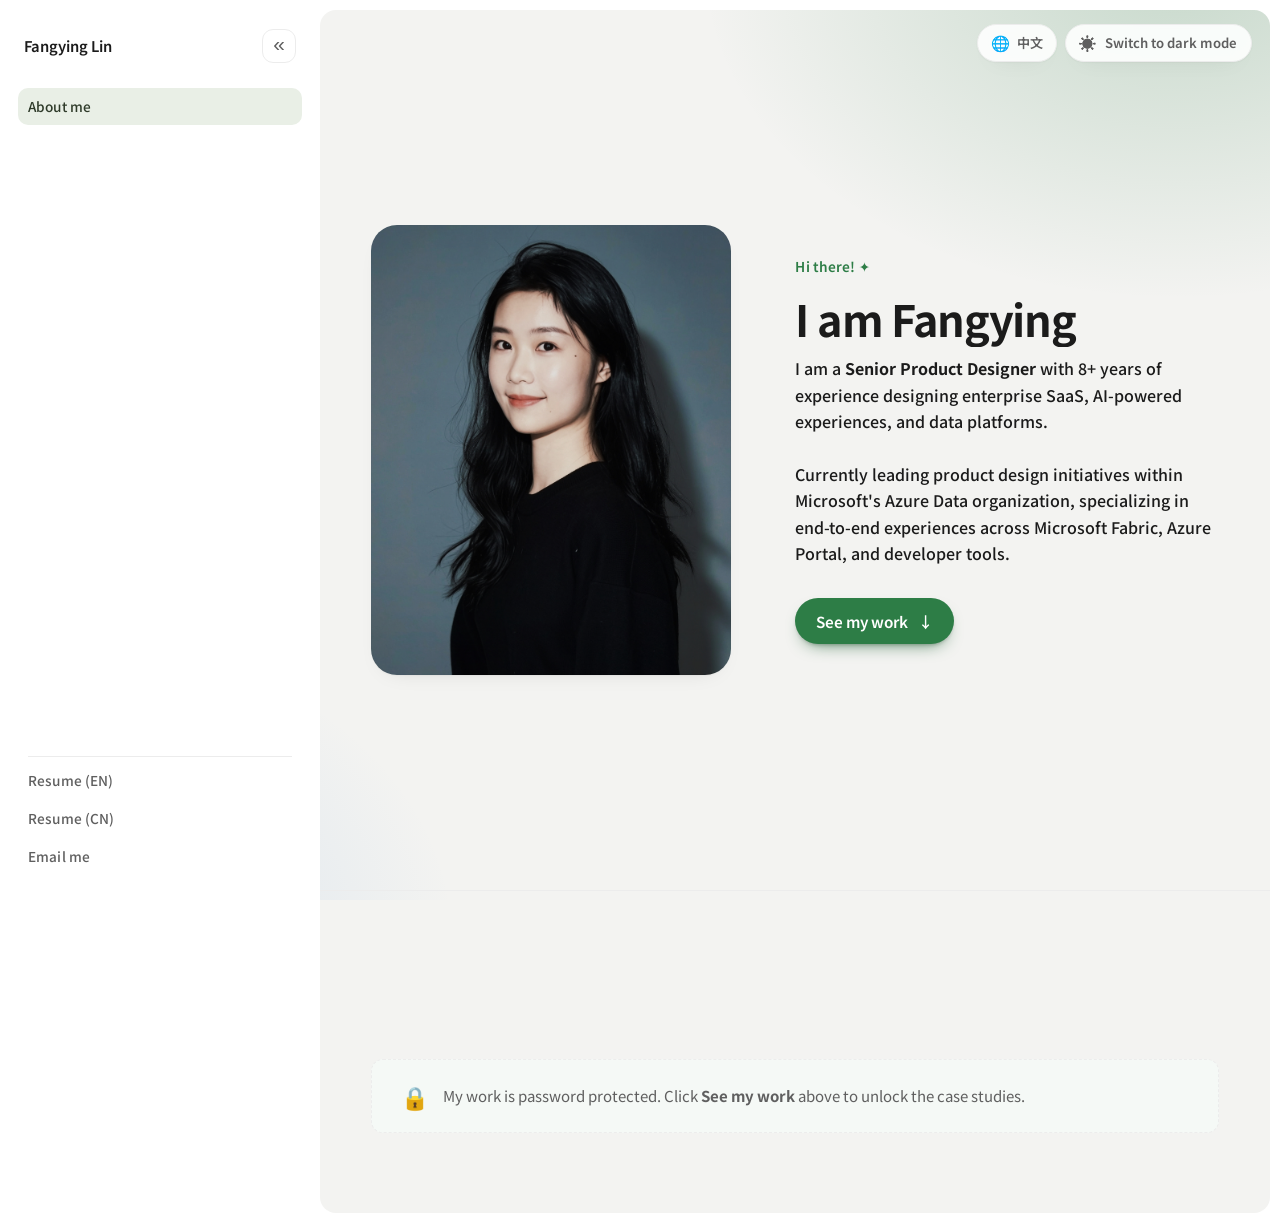
<file: index.html>
<!DOCTYPE html>
<html lang="en">
<head>
  <meta charset="UTF-8" />
  <meta name="viewport" content="width=device-width, initial-scale=1.0" />
  <title>Fangying Lin — Product Designer</title>
  <meta
    name="description"
    content="Fangying Lin is a product designer crafting clear, human interfaces for complex data products."
  />
  <link rel="preconnect" href="https://fonts.googleapis.com" />
  <link rel="preconnect" href="https://fonts.gstatic.com" crossorigin />
  <link
    href="https://fonts.googleapis.com/css2?family=Noto+Sans+TC:wght@400;500;600;700&display=swap"
    rel="stylesheet"
  />
  <link rel="stylesheet" href="styles.css" />
  <script>
    // Apply saved theme before paint to avoid a flash.
    (function () {
      try {
        var t = localStorage.getItem("theme");
        if (!t) {
          t = window.matchMedia("(prefers-color-scheme: dark)").matches
            ? "dark"
            : "light";
        }
        document.documentElement.setAttribute("data-theme", t);
      } catch (e) {}
      // Hide all work (menu + tiles) until the visitor unlocks via "See my work".
      try {
        if (localStorage.getItem("portfolio-unlocked") !== "1") {
          document.documentElement.classList.add("work-locked");
        }
      } catch (e) {}
    })();
  </script>
</head>
<body>
  <svg width="0" height="0" style="position:absolute" aria-hidden="true" focusable="false">
    <symbol id="fabricLogo" viewBox="0 0 16 16"><path d="M7.60421 0H0V7.60421H7.60421V0Z" fill="#F25022"/><path d="M16.0007 0H8.39648V7.60421H16.0007V0Z" fill="#7FBA00"/><path d="M7.60421 8.39551H0V15.9997H7.60421V8.39551Z" fill="#00A4EF"/><path d="M16.0007 8.39551H8.39648V15.9997H16.0007V8.39551Z" fill="#FFB900"/></symbol>
  </svg>
  <div class="app" data-nav-collapsed="false">
    <button class="theme-switch" type="button" aria-label="Toggle dark mode" aria-pressed="false">
      <span class="theme-switch__icons" aria-hidden="true">
        <span class="theme-toggle__icon theme-toggle__icon--sun">☀</span>
        <span class="theme-toggle__icon theme-toggle__icon--moon">☾</span>
      </span>
      <span class="theme-switch__label">Switch to dark mode</span>
    </button>
    <div class="floating-controls">
      <button class="nav-reopen has-tip has-tip--right" type="button" aria-label="Open navigation" data-tip="Expand">
        <span aria-hidden="true">☰</span>
      </button>
    </div>
    <!-- ══════════════════════════════════════════════════════════
         Sidebar
    ═══════════════════════════════════════════════════════════ -->
    <aside class="sidebar" aria-label="Primary">
      <div class="profile">
        <div class="profile__meta">
          <span class="profile__name">Fangying Lin</span>
        </div>
        <div class="profile__controls">
          <button class="square-btn nav-collapse has-tip" type="button" aria-label="Collapse navigation" data-tip="Collapse">
            <span class="nav-collapse__icon" aria-hidden="true">«</span>
          </button>
        </div>
      </div>

      <nav class="nav">
        <a class="nav__item is-active" href="#about" data-nav="about">
          About me
        </a>

        <p class="nav__group js-work-group">Microsoft Fabric</p>
        <a class="nav__item js-work-item" href="eventstream.html">Eventstream in Microsoft Fabric</a>
        <a class="nav__item js-work-item" href="business-events.html">Business Events in Microsoft Fabric</a>
        <a class="nav__item js-work-item" href="custom-connector.html">Custom stream connector</a>

        <p class="nav__group js-work-group">Cornerstone Global Partner</p>
        <a class="nav__item js-work-item" href="top20talent.html">Top20Talent Portal</a>

        <hr class="nav__divider" aria-hidden="true" />
        <a class="nav__item" href="assets/resume-fangying-lin-en.pdf" target="_blank" rel="noopener">Resume (EN)</a>
        <a class="nav__item" href="assets/resume-fangying-lin-cn.pdf" target="_blank" rel="noopener">Resume (CN)</a>
        <a class="nav__item" href="mailto:deniselin0114@gmail.com">Email me</a>
      </nav>
    </aside>

    <!-- ══════════════════════════════════════════════════════════
         Main content panel
    ═══════════════════════════════════════════════════════════ -->
    <main class="panel" id="about">
      <section class="intro reveal" aria-label="Introduction">
        <div class="intro__aura" aria-hidden="true"></div>
        <div class="intro__media">
          <img
            class="intro__photo"
            src="assets/fangying.jpg"
            alt="Portrait of Fangying Lin"
            loading="eager"
            onerror="this.style.display='none'; this.parentElement.classList.add('is-missing');"
          />
        </div>
        <div class="intro__body">
          <p class="intro__eyebrow">Hi there! ✦</p>
          <h1 class="intro__title">I am Fangying</h1>
          <p class="intro__lede">
            I am a <strong>Senior Product Designer</strong> with 8+ years of experience designing enterprise SaaS, AI-powered experiences, and data platforms.
            <br /><br />
            Currently leading product design initiatives within Microsoft's Azure Data organization, specializing in end-to-end experiences across Microsoft Fabric, Azure Portal, and developer tools.
          </p>
          <a class="intro__scroll" href="#work">
            <span>See my work</span>
            <span class="intro__arrow" aria-hidden="true">↓</span>
          </a>
        </div>
      </section>

      <hr class="section-divider reveal" aria-hidden="true" />

      <header class="panel__head reveal" id="work"></header>

      <div class="work-locked-note" aria-hidden="true">
        <span class="work-locked-note__icon">🔒</span>
        <p>My work is password protected. Click <strong>See my work</strong> above to unlock the case studies.</p>
      </div>

      <section class="cards" aria-label="Selected work">
        <!-- 1 · Eventstream — LIVE interactive prototype -->
        <article class="card reveal" id="eventstream">
          <a class="card__link" href="eventstream.html">
            <div class="card__top">
              <span class="card__brand">
                <span class="card__logo card__logo--fabric" aria-hidden="true"><svg class="card__logo-svg"><use href="#fabricLogo"/></svg></span>
                Microsoft Fabric
              </span>
            </div>
            <div class="card__media card__media--eventstream card__media--shot" aria-hidden="true">
              <img class="es-shot" src="assets/eventstream-preview.png" alt="" loading="lazy" />
            </div>
            <div class="card__foot">
              <span class="card__name">Eventstream in Microsoft Fabric</span>
            </div>
            <p class="card__desc">
              Build real-time data pipelines on a canvas — connect sources,
              transforms, and destinations, schema-aware end to end.
            </p>
          </a>
        </article>

        <!-- 2 · Business Events — AI-assisted authoring -->
        <article class="card reveal" id="business-events">
          <a class="card__link" href="business-events.html">
            <div class="card__top">
              <span class="card__brand">
                <span class="card__logo card__logo--fabric" aria-hidden="true"><svg class="card__logo-svg"><use href="#fabricLogo"/></svg></span>
                Microsoft Fabric
              </span>
            </div>
            <div class="card__media card__media--getdata card__media--shot" aria-hidden="true">
              <img class="es-shot" src="assets/business-events-preview.png" alt="" loading="lazy" />
            </div>
            <div class="card__foot">
              <span class="card__name">Business Events in Microsoft Fabric</span>
            </div>
            <p class="card__desc">
              Turn raw streams into meaningful, business-critical signals —
              define, explore, and act on events with AI-assisted authoring.
            </p>
          </a>
        </article>

        <!-- 3 · Custom stream connector -->
        <article class="card reveal" id="custom-connector">
          <a class="card__link" href="custom-connector.html">
            <div class="card__top">
              <span class="card__brand">
                <span class="card__logo card__logo--fabric" aria-hidden="true"><svg class="card__logo-svg"><use href="#fabricLogo"/></svg></span>
                Microsoft Fabric
              </span>
            </div>
            <div class="card__media card__media--connector card__media--shot" aria-hidden="true">
              <img class="es-shot" src="assets/custom-connector-preview.png" alt="" loading="lazy" />
            </div>


            <div class="card__foot">
              <span class="card__name">Custom stream connector</span>
            </div>
            <p class="card__desc">
              Let developers bring their own streaming sources into Fabric
              with a configurable connector framework.
            </p>
          </a>
        </article>

        <!-- 6 · Top20Talent -->
        <article class="card reveal" id="top20talent">
          <a class="card__link" href="top20talent.html">
            <div class="card__top">
              <span class="card__brand">
                <span class="card__logo card__logo--top20" aria-hidden="true"><svg class="card__logo-svg" viewBox="0 0 24 24" fill="none" xmlns="http://www.w3.org/2000/svg"><polygon points="3,4 14,2 17,9.5 6,11.5" fill="#9e1c20"/><polygon points="7,12.5 18,10.5 21,18 10,20" fill="#d92b21"/></svg></span>
                Cornerstone Global Partner
              </span>
            </div>
            <div class="card__media card__media--top20 t20-stage" aria-hidden="true">
              <div class="t20-window">
                <div class="t20-window__bar">
                  <span class="t20-dot"></span>
                  <span class="t20-dot"></span>
                  <span class="t20-dot"></span>
                  <span class="t20-url">top20talent.com</span>
                </div>
                <div class="t20-screen">
                  <div class="t20-reel">
                    <img class="t20-frame" loading="lazy" alt=""
                      src="https://uploads-ssl.webflow.com/60fd57bc90489c5a4f77275e/619cb849a96ceb590cc76ad1_5.png" />
                    <img class="t20-frame" loading="lazy" alt=""
                      src="https://uploads-ssl.webflow.com/60fd57bc90489c5a4f77275e/619cb80ebb2a7f467cdc1613_Screen%20Shot%202021-11-23%20at%205.39.37%20PM.png" />
                    <img class="t20-frame" loading="lazy" alt=""
                      src="https://uploads-ssl.webflow.com/60fd57bc90489c5a4f77275e/619cb849a5b8a0e606b33b38_2.png" />
                    <img class="t20-frame" loading="lazy" alt=""
                      src="https://uploads-ssl.webflow.com/60fd57bc90489c5a4f77275e/619cb84a562c87caf4e1df3a_6.png" />
                    <img class="t20-frame" loading="lazy" alt=""
                      src="https://uploads-ssl.webflow.com/60fd57bc90489c5a4f77275e/619cbcc1bb2a7f6fdfdc321d_Screen%20Shot%202021-11-23%20at%206.02.40%20PM.png" />
                    <img class="t20-frame" loading="lazy" alt=""
                      src="https://uploads-ssl.webflow.com/60fd57bc90489c5a4f77275e/619cb849a96ceb590cc76ad1_5.png" />
                  </div>
                </div>
              </div>
            </div>
            <div class="card__foot">
              <span class="card__name">Top20Talent Portal</span>
            </div>
            <p class="card__desc">
              A B2C job-search platform — redesigning the apply &amp; register
              flow to lift conversion and reduce drop-off.
            </p>
          </a>
        </article>
      </section>
    </main>
  </div>

  <script src="script.js"></script>
</body>
</html>
</file>
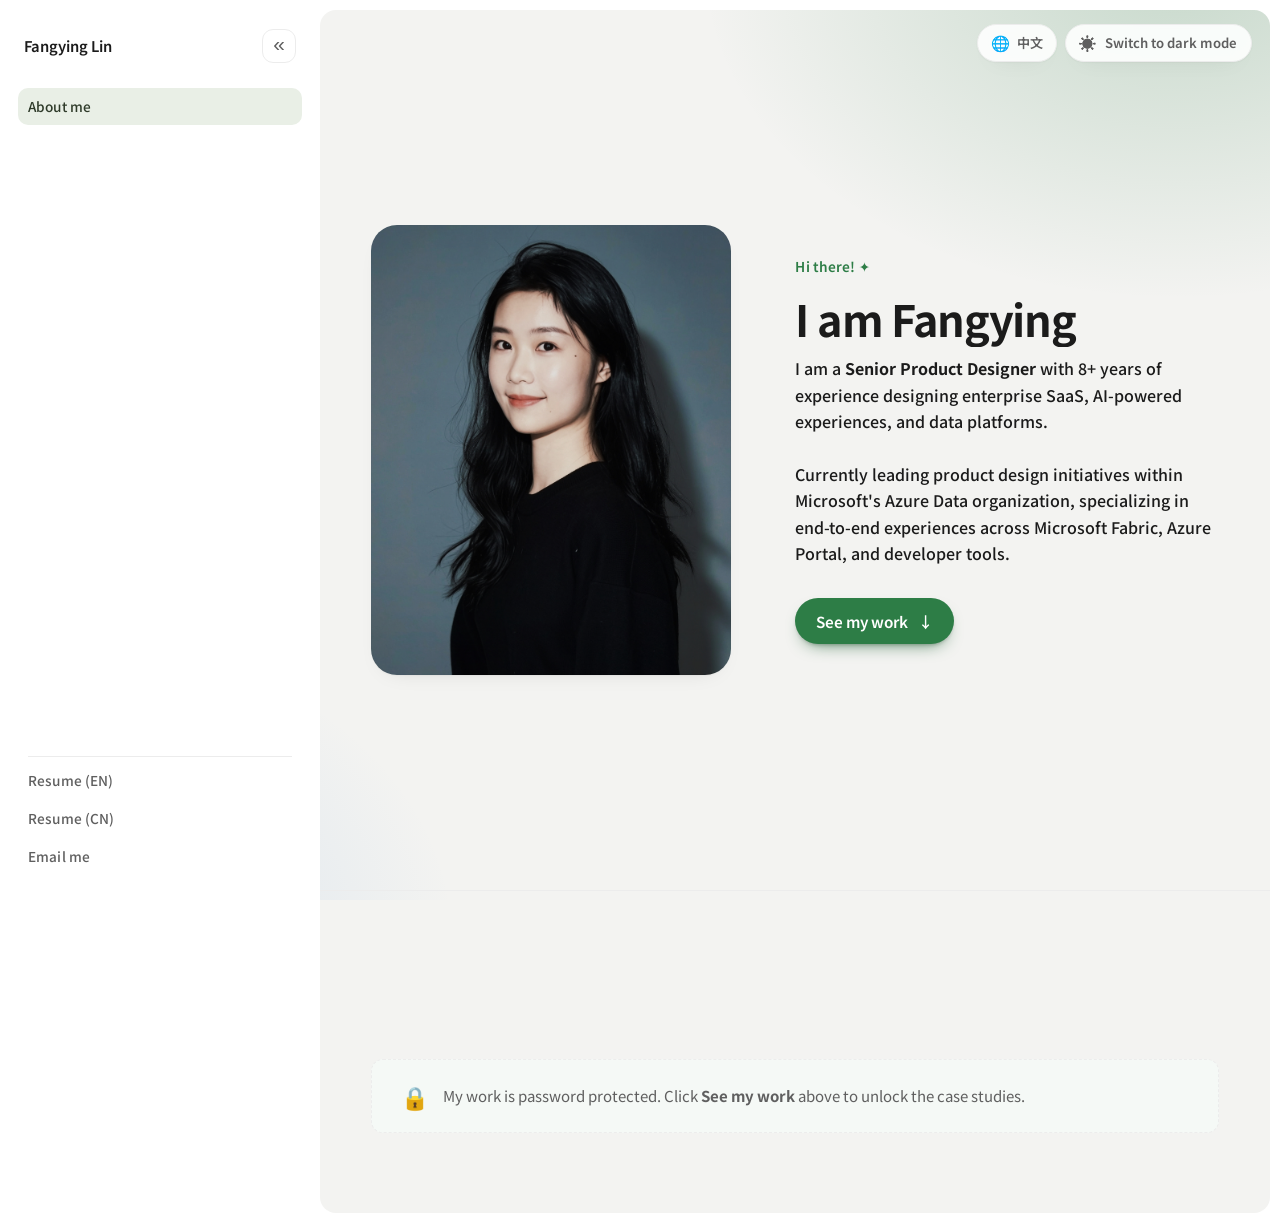
<file: asa.html>
<!DOCTYPE html>
<html lang="en">
<head>
  <meta charset="UTF-8" />
  <meta name="viewport" content="width=device-width, initial-scale=1.0" />
  <title>Azure Stream Analytics — Fangying Lin</title>
  <meta name="description" content="Azure Stream Analytics — authoring and monitoring real-time analytics jobs in the Azure portal." />
  <link rel="preconnect" href="https://fonts.googleapis.com" />
  <link rel="preconnect" href="https://fonts.gstatic.com" crossorigin />
  <link href="https://fonts.googleapis.com/css2?family=Noto+Sans+TC:wght@400;500;600;700&display=swap" rel="stylesheet" />
  <link rel="stylesheet" href="styles.css" />
  <script>
    // Apply saved theme before paint to avoid a flash.
    (function () {
      try {
        var t = localStorage.getItem("theme");
        if (!t) {
          t = window.matchMedia("(prefers-color-scheme: dark)").matches
            ? "dark"
            : "light";
        }
        document.documentElement.setAttribute("data-theme", t);
      } catch (e) {}
      // Case studies are locked until unlocked from the home page.
      try {
        if (localStorage.getItem("portfolio-unlocked") !== "1") {
          window.location.replace("index.html");
        }
      } catch (e) {}
    })();
  </script>
</head>
<body class="project-page">
  <div class="app" data-nav-collapsed="false">
    <button class="theme-switch" type="button" aria-label="Toggle dark mode" aria-pressed="false">
      <span class="theme-switch__icons" aria-hidden="true">
        <span class="theme-toggle__icon theme-toggle__icon--sun">☀</span>
        <span class="theme-toggle__icon theme-toggle__icon--moon">☾</span>
      </span>
      <span class="theme-switch__label">Switch to dark mode</span>
    </button>
    <div class="floating-controls">
      <button class="nav-reopen has-tip has-tip--right" type="button" aria-label="Open navigation" data-tip="Expand">
        <span aria-hidden="true">☰</span>
      </button>
    </div>
    <aside class="sidebar" aria-label="Primary">
      <div class="profile">
        <div class="profile__meta">
          <span class="profile__name">Fangying Lin</span>
        </div>
        <div class="profile__controls">
          <button class="square-btn nav-collapse has-tip" type="button" aria-label="Collapse navigation" data-tip="Collapse">
            <span class="nav-collapse__icon" aria-hidden="true">«</span>
          </button>
        </div>
      </div>

      <nav class="nav">
        <a class="nav__item" href="index.html#about">
          About me
        </a>

        <p class="nav__group">Microsoft Fabric</p>
        <a class="nav__item" href="eventstream.html">Eventstream in Microsoft Fabric</a>
        <a class="nav__item" href="business-events.html">Business Events in Microsoft Fabric</a>
        <a class="nav__item" href="custom-connector.html">Custom stream connector</a>

        <p class="nav__group">Cornerstone Global Partner</p>
        <a class="nav__item" href="top20talent.html">Top20Talent Portal</a>

        <hr class="nav__divider" aria-hidden="true" />
        <a class="nav__item" href="assets/resume-fangying-lin-en.pdf" target="_blank" rel="noopener">Resume (EN)</a>
        <a class="nav__item" href="assets/resume-fangying-lin-cn.pdf" target="_blank" rel="noopener">Resume (CN)</a>
        <a class="nav__item" href="mailto:deniselin0114@gmail.com">Email me</a>
      </nav>
    </aside>

  <main class="proj">
    <div class="proj-hero reveal">
      <span class="proj-eyebrow">
        <span class="card__logo card__logo--azure" aria-hidden="true">▲</span>
        Microsoft Azure portal
      </span>
      <h1 class="proj-title">Azure Stream Analytics</h1>
      <p class="proj-tagline">
        Authoring and monitoring real-time analytics jobs in the Azure portal —
        query, test, and ship.
      </p>
      <div class="proj-banner card__media--asa" aria-hidden="true">
        <span class="media-glyph">≋</span>
      </div>
    </div>

    <section class="proj-section reveal">
      <span class="proj-kicker">Problem to solve</span>
      <h2>Authoring streaming jobs felt risky</h2>
      <p>
        Writing and shipping a Stream Analytics job meant editing queries with
        little feedback until the job ran against live data. Users wanted to
        test confidently before committing to production.
      </p>
      <ul class="proj-highlights">
        <li>Hard to validate query logic before running against live input.</li>
        <li>Monitoring and authoring lived in separate mental models.</li>
        <li>Errors were costly to discover after deployment.</li>
      </ul>
    </section>

    <section class="proj-section reveal">
      <span class="proj-kicker">Research &amp; validation</span>
      <h2>What we learned from users</h2>
      <p>
        Sessions with analytics engineers showed that a tight author → test →
        monitor loop in one place built confidence and reduced production
        incidents caused by untested query changes.
      </p>
      <div class="proj-stats">
        <div class="proj-stat">
          <div class="proj-stat__num">10</div>
          <div class="proj-stat__label">Engineer sessions</div>
        </div>
        <div class="proj-stat">
          <div class="proj-stat__num">+33%</div>
          <div class="proj-stat__label">Confidence before shipping</div>
        </div>
        <div class="proj-stat">
          <div class="proj-stat__num">−29%</div>
          <div class="proj-stat__label">Post-deploy fixes</div>
        </div>
      </div>
    </section>

    <section class="proj-section reveal">
      <span class="proj-kicker">Features</span>
      <h2>Explore the design</h2>
      <div class="feature feature--disabled">
        <div>
          <p class="feature__name">Author, test, and monitor in one place</p>
          <p class="feature__desc">
            Query editing with sample-data testing and live monitoring, unified
            into a single workflow.
          </p>
        </div>
        <a class="btn-prototype btn-prototype--ghost" href="#" aria-disabled="true">
          Prototype coming soon
        </a>
      </div>
    </section>
  </main>
  </div>

  <script src="script.js"></script>
</body>
</html>
</file>
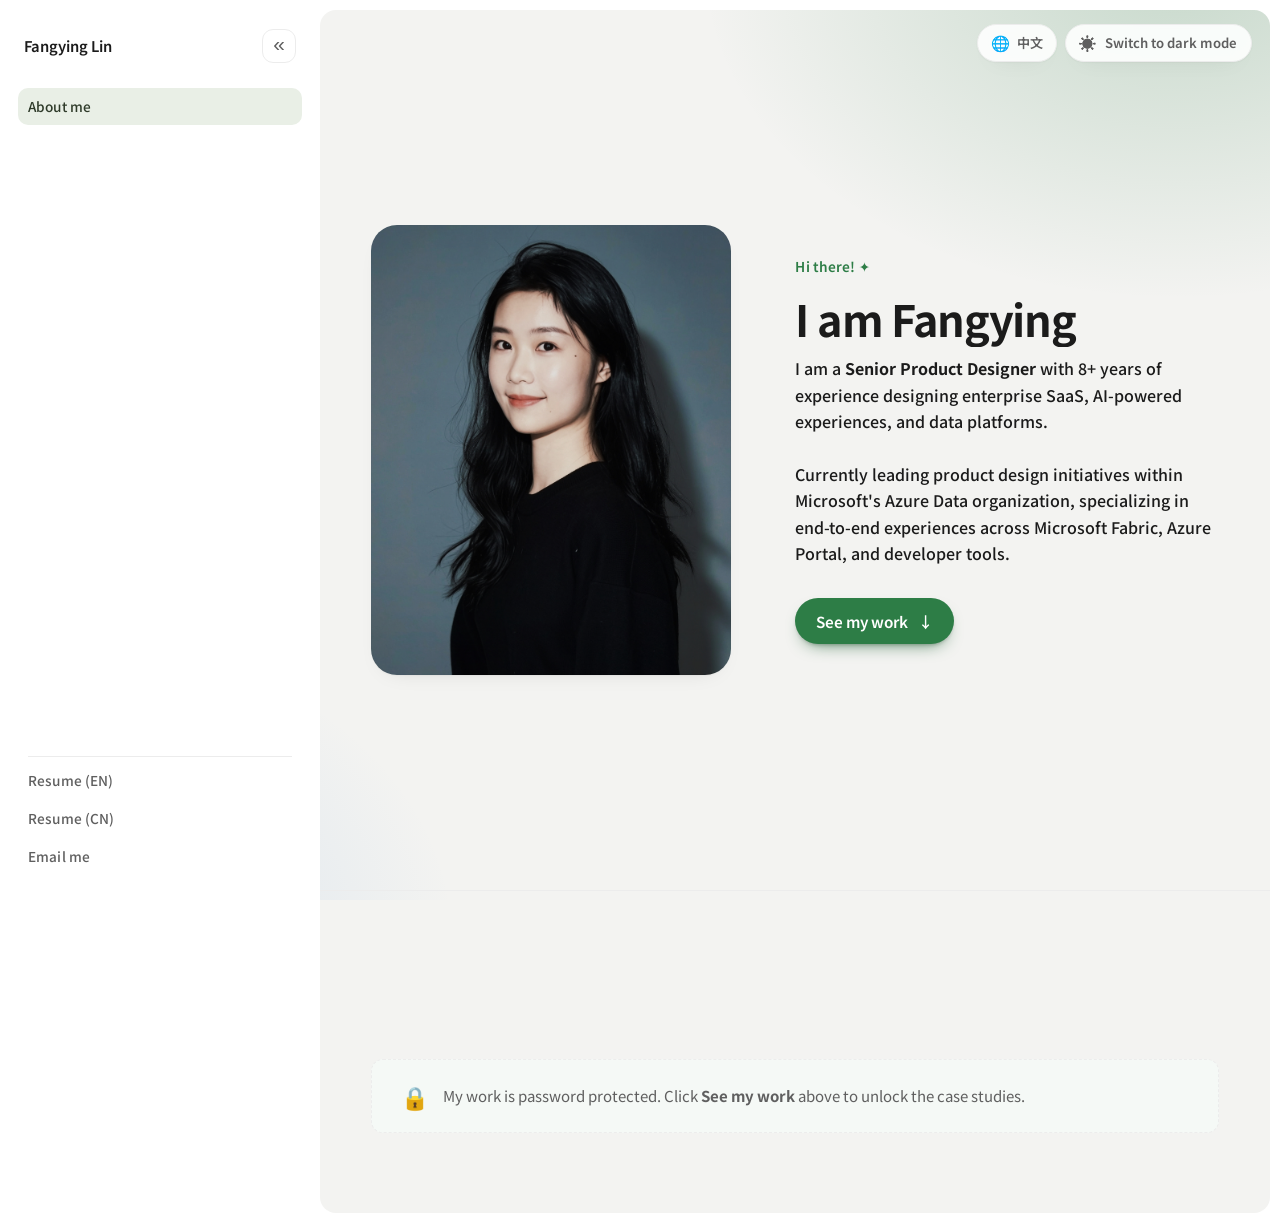
<file: business-events.html>
<!DOCTYPE html>
<html lang="en">
<head>
  <meta charset="UTF-8" />
  <meta name="viewport" content="width=device-width, initial-scale=1.0" />
  <title>Create business events with AI assistance — Fangying Lin</title>
  <meta name="description" content="Microsoft Fabric Business Events — define, explore, and act on business-critical signals with AI-assisted authoring." />
  <link rel="preconnect" href="https://fonts.googleapis.com" />
  <link rel="preconnect" href="https://fonts.gstatic.com" crossorigin />
  <link href="https://fonts.googleapis.com/css2?family=Noto+Sans+TC:wght@400;500;600;700&display=swap" rel="stylesheet" />
  <link rel="stylesheet" href="styles.css" />
  <script>
    // Apply saved theme before paint to avoid a flash.
    (function () {
      try {
        var t = localStorage.getItem("theme");
        if (!t) {
          t = window.matchMedia("(prefers-color-scheme: dark)").matches
            ? "dark"
            : "light";
        }
        document.documentElement.setAttribute("data-theme", t);
      } catch (e) {}
      // Case studies are locked until unlocked from the home page.
      try {
        if (localStorage.getItem("portfolio-unlocked") !== "1") {
          window.location.replace("index.html");
        }
      } catch (e) {}
    })();
  </script>
</head>
<body class="project-page">
  <div class="app" data-nav-collapsed="false">
    <button class="theme-switch" type="button" aria-label="Toggle dark mode" aria-pressed="false">
      <span class="theme-switch__icons" aria-hidden="true">
        <span class="theme-toggle__icon theme-toggle__icon--sun">☀</span>
        <span class="theme-toggle__icon theme-toggle__icon--moon">☾</span>
      </span>
      <span class="theme-switch__label">Switch to dark mode</span>
    </button>
    <div class="floating-controls">
      <button class="nav-reopen has-tip has-tip--right" type="button" aria-label="Open navigation" data-tip="Expand">
        <span aria-hidden="true">☰</span>
      </button>
    </div>
    <aside class="sidebar" aria-label="Primary">
      <div class="profile">
        <div class="profile__meta">
          <span class="profile__name">Fangying Lin</span>
        </div>
        <div class="profile__controls">
          <button class="square-btn nav-collapse has-tip" type="button" aria-label="Collapse navigation" data-tip="Collapse">
            <span class="nav-collapse__icon" aria-hidden="true">«</span>
          </button>
        </div>
      </div>

      <nav class="nav">
        <a class="nav__item" href="index.html#about">
          About me
        </a>

        <p class="nav__group">Microsoft Fabric</p>
        <a class="nav__item" href="eventstream.html">Eventstream in Microsoft Fabric</a>
        <a class="nav__item is-active" href="business-events.html">Business Events in Microsoft Fabric</a>
        <a class="nav__item" href="custom-connector.html">Custom stream connector</a>

        <p class="nav__group">Cornerstone Global Partner</p>
        <a class="nav__item" href="top20talent.html">Top20Talent Portal</a>

        <hr class="nav__divider" aria-hidden="true" />
        <a class="nav__item" href="assets/resume-fangying-lin-en.pdf" target="_blank" rel="noopener">Resume (EN)</a>
        <a class="nav__item" href="assets/resume-fangying-lin-cn.pdf" target="_blank" rel="noopener">Resume (CN)</a>
        <a class="nav__item" href="mailto:deniselin0114@gmail.com">Email me</a>
      </nav>
    </aside>

  <main class="proj">
    <div class="proj-hero reveal">
      <span class="proj-eyebrow">
        <svg class="proj-eyebrow__logo" width="20" height="20" viewBox="0 0 16 16" fill="none" xmlns="http://www.w3.org/2000/svg" aria-hidden="true"><path d="M7.60421 0H0V7.60421H7.60421V0Z" fill="#F25022"/><path d="M16.0007 0H8.39648V7.60421H16.0007V0Z" fill="#7FBA00"/><path d="M7.60421 8.39551H0V15.9997H7.60421V8.39551Z" fill="#00A4EF"/><path d="M16.0007 8.39551H8.39648V15.9997H16.0007V8.39551Z" fill="#FFB900"/></svg>
        Microsoft Fabric
      </span>
      <h1 class="proj-title">Business Events in Microsoft Fabric</h1>
      <p class="proj-tagline">
        Turn raw streams into meaningful, business-critical signals. Business
        Events lets users define, explore, and act on the moments that matter —
        with AI-assisted authoring that makes the whole flow feel effortless.
      </p>
      <div class="proj-banner card__media--eventstream card__media--shot" aria-hidden="true">
        <img class="es-shot" src="assets/business-events-preview.png" alt="" loading="lazy" />
      </div>
    </div>

    <section class="proj-section reveal">
      <span class="proj-kicker">Demo</span>
      <h2>Business Events Demo</h2>
      <div class="proj-video">
        <iframe
          src="https://www.youtube.com/embed/a-1S3YWvk6g"
          title="Business event demo"
          loading="lazy"
          allow="accelerometer; autoplay; clipboard-write; encrypted-media; gyroscope; picture-in-picture; web-share"
          allowfullscreen
        ></iframe>
      </div>
    </section>

    <section class="proj-section reveal">
      <span class="proj-kicker">The problem</span>
      <h2>Lots of data, not enough meaning</h2>
      <p>
        Every company today runs on a web of apps, devices, and systems that are
        constantly producing data — thousands of tiny status updates happening
        every second. But raw data doesn't tell you what to <em>do</em>. The hard
        part isn't collecting it; it's spotting the moments that matter and
        reacting fast enough to make a difference.
      </p>
      <p>
        Before Business Events, there was no easy, built-in way for users to send
        out a clear "an important thing just happened" signal — like <em>a flight
        is delayed</em> or <em>a bag was sent to the wrong place</em>. Users had
        two bad options: settle for generic system alerts that didn't fit their
        business, or hand-build complicated plumbing to connect everything — slow,
        expensive, and easy to break.
      </p>
      <div class="proj-quote">
        <p>"We couldn't change the upstream data format… but turns out we
          needed to for the downstream dashboard to react."</p>
        <cite>— Research participant</cite>
      </div>
    </section>

    <section class="proj-section reveal">
      <span class="proj-kicker">The idea</span>
      <h2>A clear announcement everyone can understand</h2>
      <p>
        A <strong>business event</strong> is a short, meaningful "heads-up" that
        something important happened and is worth reacting to right away. It's
        less like a wall of numbers and more like a headline: <em>"Order Placed,"
        "Price Changed," "Shipment Left the Warehouse."</em> <strong>Business
        Events</strong> is a feature in Microsoft Fabric that lets users create
        these headlines, find them, and act on them — all in one place.
      </p>
      <p>
        The easiest way to picture it: imagine a busy airport. The flood of raw
        radar data is something no normal person could read. But the
        <strong>announcements</strong> — <em>"Flight 204 is delayed"</em> — are
        clear, standard, and instantly understood by everyone. Business events are
        the announcements for our users' systems. Instead of everyone squinting at
        raw data, they hear the same clear message and can respond.
      </p>
    </section>

    <section class="proj-section reveal">
      <span class="proj-kicker">How it works</span>
      <h2>Publishers and consumers: a decoupled design</h2>
      <div class="proj-diagram proj-diagram--events" role="img" aria-label="Diagram showing Eventstream, Notebook, User Data Function, Operational Agent, and more publishing Business Events into the Real-Time hub, which is then consumed by Eventhouse, Activator, and more">
        <svg viewBox="0 0 920 400" xmlns="http://www.w3.org/2000/svg">
          <defs>
            <marker id="diagramArrow" viewBox="0 0 10 10" refX="8" refY="5" markerWidth="7" markerHeight="7" orient="auto-start-reverse">
              <path d="M0,0 L10,5 L0,10 Z" fill="#9a9a97" />
            </marker>
          </defs>

          <!-- Publishers card -->
          <rect x="40" y="30" width="260" height="340" rx="20" fill="#d9e7e0" />
          <text x="70" y="70" class="proj-diagram__card-label" fill="#1f7a56">PUBLISHERS</text>
          <g fill="#ffffff" stroke="#e3e3e0">
            <rect x="64" y="90" width="212" height="42" rx="21" />
            <rect x="64" y="142" width="212" height="42" rx="21" />
            <rect x="64" y="194" width="212" height="42" rx="21" />
            <rect x="64" y="246" width="212" height="42" rx="21" />
            <rect x="64" y="298" width="212" height="42" rx="21" />
          </g>
          <g class="proj-diagram__item-label" text-anchor="middle" fill="#2b2b28">
            <text x="170" y="116">Eventstream</text>
            <text x="170" y="168">Notebook</text>
            <text x="170" y="220">User Data Function</text>
            <text x="170" y="272">Operational Agent</text>
            <text x="170" y="324">…More</text>
          </g>

          <!-- Real-Time hub card -->
          <rect x="380" y="110" width="220" height="180" rx="20" fill="#e9e0f7" />
          <text x="410" y="150" class="proj-diagram__card-label" fill="#6a3fa0">REAL-TIME HUB</text>
          <rect x="404" y="170" width="172" height="56" rx="28" fill="#8f5fc4" />
          <text x="490" y="203" class="proj-diagram__hub-label" text-anchor="middle" fill="#ffffff">Business Events</text>

          <!-- Consumers card -->
          <rect x="680" y="60" width="220" height="280" rx="20" fill="#dbe8f4" />
          <text x="710" y="100" class="proj-diagram__card-label" fill="#205ea8">CONSUMERS</text>
          <g fill="#ffffff" stroke="#e3e3e0">
            <rect x="704" y="120" width="172" height="42" rx="21" />
            <rect x="704" y="172" width="172" height="42" rx="21" />
            <rect x="704" y="224" width="172" height="42" rx="21" />
          </g>
          <g class="proj-diagram__item-label" text-anchor="middle" fill="#2b2b28">
            <text x="790" y="146">Eventhouse</text>
            <text x="790" y="198">Activator</text>
            <text x="790" y="250">…More</text>
          </g>

          <!-- Publish / consume arrows -->
          <line x1="304" y1="200" x2="376" y2="200" stroke="#9a9a97" stroke-width="2" stroke-dasharray="6 6" marker-end="url(#diagramArrow)" />
          <text x="340" y="230" class="proj-diagram__edge-label" text-anchor="middle" fill="#6b6b67">Publish</text>

          <line x1="604" y1="200" x2="676" y2="200" stroke="#9a9a97" stroke-width="2" stroke-dasharray="6 6" marker-end="url(#diagramArrow)" />
          <text x="640" y="230" class="proj-diagram__edge-label" text-anchor="middle" fill="#6b6b67">Consume</text>
        </svg>
      </div>
      <p>
        The clever part of the design is that the <strong>announcers
        (publishers)</strong> and the <strong>listeners (consumers)</strong> never
        have to talk to each other directly.
      </p>
      <p>
        <strong>What's a "publisher"?</strong> A publisher is simply the
        <strong>announcer</strong> — <em>the source that calls out the event</em>
        and says "this just happened." It could be a live data pipeline
        (<strong>Eventstream</strong>), a no-code rule (<strong>Activator</strong>),
        or a piece of custom code (a <strong>Notebook</strong> or <strong>User
        Data Function</strong>). Whichever one detects the moment is the
        <strong>publisher (the announcer)</strong>; everything else that reacts is
        a <strong>consumer (a listener)</strong>.
      </p>
      <ul class="proj-highlights">
        <li>
          <strong>Publishers (the announcers)</strong> — such as Eventstream,
          Activator, Notebooks, and User Data Functions — emit an event once.
        </li>
        <li>
          <strong>Consumers (the listeners)</strong> — like Activator (to trigger
          alerts and workflows), Eventhouse (to store and query history), and
          Real-Time Dashboards (to visualize) — can subscribe independently,
          without ever touching or coordinating with the original source.
        </li>
      </ul>
      <p>
        Because publishers (announcers) and consumers (listeners) are kept
        separate this way, a new client can start <strong>listening
        (consuming)</strong> to an existing event anytime — without disturbing
        whoever set it up in the first place. Think of it like a public address
        system: the <strong>publisher (the announcer)</strong> doesn't need to know
        who's listening, and new <strong>consumers (listeners)</strong> can tune in
        whenever they want.
      </p>
      <p>
        To make sure every <strong>consumer (listener)</strong> interprets an event
        the same way, there's a shared <strong>rulebook</strong> (called a Schema
        Registry) that defines exactly what information each event contains. That
        way, no one gets confused, and the events stay consistent as more of our
        users start relying on them.
      </p>
    </section>

    <section class="proj-section reveal">
      <span class="proj-kicker">AI-guided setup</span>
      <h2>Creating one, with AI doing the heavy lifting</h2>
      <p>
        Research showed that users didn't want to build one of these by hand — the
        setup involved too many technical steps and unfamiliar terms, and it felt
        overwhelming. So the experience is designed around one idea: <em>describe
        what you want in plain English, and AI walks you through the rest.</em>
      </p>
      <p>Here's how it feels to use, step by step:</p>
      <ol class="proj-highlights">
        <li>
          <strong>Say what you want to track.</strong> For example: <em>"Let me
          know whenever a bag is sent to the wrong airport."</em> The AI
          understands this and sets up the event for you, including the details it
          should carry (like flight number and bag ID).
          <figure class="proj-figure">
            <img
              class="proj-figure__img"
              src="assets/business-event-ai-ask.png"
              alt="Copilot chat where the user describes wanting to raise an event when congestion is detected at stadium entrances, and Copilot clarifies the objective and analyzes the Stadium Operations Eventhouse to identify a CongestionRisk field"
              loading="lazy"
            />
            <figcaption class="proj-figure__cap">
              Describe the moment that matters in plain language — Copilot
              clarifies the objective and analyzes existing data to identify
              the right signal.
            </figcaption>
          </figure>
          <figure class="proj-figure">
            <img
              class="proj-figure__img"
              src="assets/business-event-ai-plan.png"
              alt="Copilot building a plan that recommends elevating CongestionRisk to a Business Event, with a generated schema including eventID, timestamp, entranceZone, crowdDensityLevel, estimatedWaitMinutes, and entryVelocity"
              loading="lazy"
            />
            <figcaption class="proj-figure__cap">
              Copilot proposes the business event and a complete schema —
              ready to review and start with a single click.
            </figcaption>
          </figure>
        </li>
        <li>
          <strong>AI sets up a place to keep the history.</strong> Every
          announcement is automatically saved so you can look back later and spot
          patterns. That storage spot — <strong>Eventhouse</strong> — is like a
          super-fast filing cabinet built for live data, and you don't have to set
          it up yourself; it just happens.
        </li>
        <li>
          <strong>AI suggests where the signal should come from.</strong> It
          recommends the best source for your announcement and connects it for you,
          so the information lines up correctly every time.
          <figure class="proj-figure">
            <img
              class="proj-figure__img"
              src="assets/business-event-ai-publisher.png"
              alt="Copilot recommending an Operational Agent as the publisher for the business event, finding the existing StadiumSecurity agent, and the Agent setup page showing its business goal and instructions"
              loading="lazy"
            />
            <figcaption class="proj-figure__cap">
              Copilot recommends an operational agent as the publisher,
              finds an existing one that fits, and wires it up as the
              event's source.
            </figcaption>
          </figure>
        </li>
        <li>
          <strong>AI helps decide what happens next.</strong> It wires up the
          reaction — like automatically sending an email or a Microsoft Teams
          message, or kicking off a follow-up task — the moment the event happens.
        </li>
      </ol>
      <p>
        The result: a confusing, multi-step technical process becomes a simple,
        guided conversation. Even someone who's never heard the technical terms can
        set up a complete, working event, because AI quietly handles the
        complicated parts in the background.
      </p>
    </section>

    <section class="proj-section reveal">
      <span class="proj-kicker">Why it matters</span>
      <h2>From "something happened" to "someone did something about it"</h2>
      <p>
        Business Events turn passive data into real action. The benefits are
        simple:
      </p>
      <ul class="proj-highlights">
        <li>
          <strong>React instantly.</strong> Users respond the moment something
          important happens, instead of finding out later.
        </li>
        <li>
          <strong>Add new uses without breaking anything.</strong> Because
          announcers (publishers) and listeners (consumers) are independent, new
          clients can plug in anytime.
        </li>
        <li>
          <strong>Everyone speaks the same language.</strong> One shared definition
          of each event means no confusion across users' organizations.
        </li>
      </ul>
      <p>
        Once an event is announced, it can do things automatically — send an alert,
        run a follow-up task, feed information to AI, or get saved for later review
        — all from a single signal. And because the announcements are easy to find,
        other users can reuse the <em>same</em> one instead of rebuilding their own,
        which saves time, avoids duplicate work, and keeps everyone in sync.
      </p>
      <figure class="proj-figure">
        <img
          class="proj-figure__img"
          src="assets/business-event-ai-schema-mapping.png"
          alt="Schema mapping screen connecting the StadiumOperations source schema to the CongestionRisk destination schema, with each field — eventID, timestamp, entranceZone, crowdDensityLevel, estimatedWaitMinutes, entryVelocity — mapped one to one"
          loading="lazy"
        />
        <figcaption class="proj-figure__cap">
          Once something happens, it's mapped into the event schema — so both
          AI and users understand exactly what the data means.
        </figcaption>
      </figure>
      <figure class="proj-figure">
        <img
          class="proj-figure__img"
          src="assets/business-event-ai-add-rule.png"
          alt="Add rule panel creating a StaffReallocation rule that monitors the CongestionRisk business event on each event and runs the StaffReallocation function with the entranceZone parameter"
          loading="lazy"
        />
        <figcaption class="proj-figure__cap">
          Because AI and humans now speak the same language, users can set
          triggers that react directly to the data mapped to a business
          event — like automatically reallocating staff when congestion risk
          is detected.
        </figcaption>
      </figure>
    </section>

    <section class="proj-section reveal">
      <span class="proj-kicker">User validation</span>
      <h2>What we learned from user study</h2>
      <p>
        This work was shaped by a study of <strong>31 people</strong> — a mix of
        technical and non-technical roles across industries like manufacturing,
        logistics, retail, and hospitality. Their frustrations pointed straight to
        the problems Business Events solves:
      </p>
      <ul class="proj-highlights">
        <li>
          <strong>Silent failures break trust.</strong> The scariest thing wasn't
          data that was broken — it was data that <em>looked</em> fine but was
          quietly wrong or empty. Users needed an easy way to double-check that the
          right signals were arriving.
        </li>
        <li>
          <strong>Too many disconnected tools.</strong> Users were stuck manually
          stitching together several tools to get one job done — slow and easy to
          get wrong. A single shared system removes that busywork.
        </li>
        <li>
          <strong>Non-technical folks need plain, useful signals.</strong> Users
          who make fast operational decisions aren't data experts; they need clear,
          meaningful "headlines," not raw technical noise.
        </li>
        <li>
          <strong>Too many alerts, too much cost.</strong> When users set up a
          separate alert for everything, it piled up. A shared event that many
          people can listen to cuts down the clutter.
        </li>
      </ul>
      <p>
        A follow-up usability test made the case for the <strong>AI-guided
        setup</strong> especially clear: users wanted to start from their own data
        (not a confusing menu), and asked for a plainer explanation of what a
        business event even is — <strong>none of the five participants understood
        the technical terms</strong>. Letting people describe what they want and
        having AI handle the rest directly fixes that.
      </p>
    </section>

    <section class="proj-section reveal" id="try-prototype">
      <span class="proj-kicker">Interactive prototype</span>
      <h2>Try it end to end</h2>
      <a
        class="feature feature--proto"
        href="https://www.figma.com/proto/ZjCJJcf6PpaxgXcuCN39gq/Create-business-events-with-AI-assistance?node-id=1-137635&page-id=0%3A1&starting-point-node-id=1%3A137635&scaling=contain&content-scaling=fixed"
        target="_blank"
        rel="noopener noreferrer"
      >
        <span class="feature__sheen" aria-hidden="true"></span>
        <span class="feature__text">
          <span class="feature__name">Create business events with AI assistance</span>
          <span class="feature__desc">
            Define meaningful business events and turn raw streams into
            actionable signals with AI-assisted guidance.
          </span>
        </span>
        <span class="feature__cta">Open prototype ↗</span>
      </a>
    </section>
  </main>
  </div>

  <script src="script.js"></script>
</body>
</html>
</file>
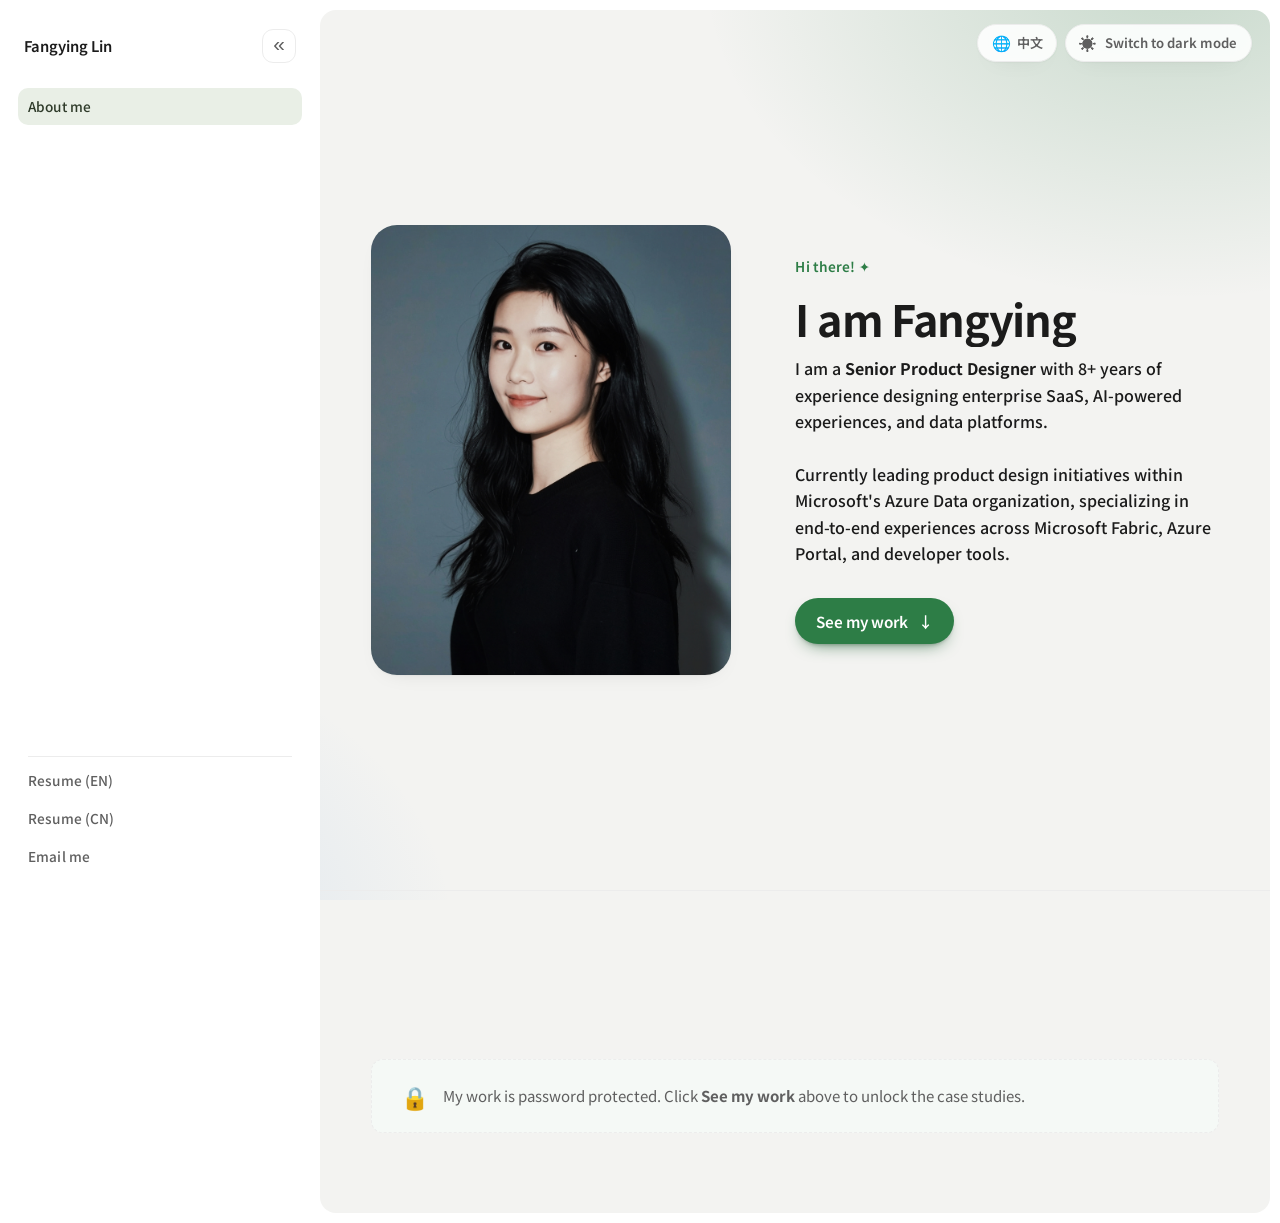
<file: custom-connector.html>
<!DOCTYPE html>
<html lang="en">
<head>
  <meta charset="UTF-8" />
  <meta name="viewport" content="width=device-width, initial-scale=1.0" />
  <title>Custom stream connector — Fangying Lin</title>
  <meta name="description" content="Microsoft Fabric Custom stream connector — bring your own streaming sources into Fabric." />
  <link rel="preconnect" href="https://fonts.googleapis.com" />
  <link rel="preconnect" href="https://fonts.gstatic.com" crossorigin />
  <link href="https://fonts.googleapis.com/css2?family=Noto+Sans+TC:wght@400;500;600;700&display=swap" rel="stylesheet" />
  <link href="https://fonts.googleapis.com/css2?family=Newsreader:ital,opsz,wght@0,6..72,400;0,6..72,500;1,6..72,400;1,6..72,500&display=swap" rel="stylesheet" />
  <link rel="stylesheet" href="styles.css" />
  <script>
    // Apply saved theme before paint to avoid a flash.
    (function () {
      try {
        var t = localStorage.getItem("theme");
        if (!t) {
          t = window.matchMedia("(prefers-color-scheme: dark)").matches
            ? "dark"
            : "light";
        }
        document.documentElement.setAttribute("data-theme", t);
      } catch (e) {}
      // Case studies are locked until unlocked from the home page.
      try {
        if (localStorage.getItem("portfolio-unlocked") !== "1") {
          window.location.replace("index.html");
        }
      } catch (e) {}
    })();
  </script>
</head>
<body class="project-page">
  <div class="app" data-nav-collapsed="false">
    <button class="theme-switch" type="button" aria-label="Toggle dark mode" aria-pressed="false">
      <span class="theme-switch__icons" aria-hidden="true">
        <span class="theme-toggle__icon theme-toggle__icon--sun">☀</span>
        <span class="theme-toggle__icon theme-toggle__icon--moon">☾</span>
      </span>
      <span class="theme-switch__label">Switch to dark mode</span>
    </button>
    <div class="floating-controls">
      <button class="nav-reopen has-tip has-tip--right" type="button" aria-label="Open navigation" data-tip="Expand">
        <span aria-hidden="true">☰</span>
      </button>
    </div>
    <aside class="sidebar" aria-label="Primary">
      <div class="profile">
        <div class="profile__meta">
          <span class="profile__name">Fangying Lin</span>
        </div>
        <div class="profile__controls">
          <button class="square-btn nav-collapse has-tip" type="button" aria-label="Collapse navigation" data-tip="Collapse">
            <span class="nav-collapse__icon" aria-hidden="true">«</span>
          </button>
        </div>
      </div>

      <nav class="nav">
        <a class="nav__item" href="index.html#about">
          About me
        </a>

        <p class="nav__group">Microsoft Fabric</p>
        <a class="nav__item" href="eventstream.html">Eventstream in Microsoft Fabric</a>
        <a class="nav__item" href="business-events.html">Business Events in Microsoft Fabric</a>
        <a class="nav__item" href="custom-connector.html">Custom stream connector</a>

        <p class="nav__group">Cornerstone Global Partner</p>
        <a class="nav__item" href="top20talent.html">Top20Talent Portal</a>

        <hr class="nav__divider" aria-hidden="true" />
        <a class="nav__item" href="assets/resume-fangying-lin-en.pdf" target="_blank" rel="noopener">Resume (EN)</a>
        <a class="nav__item" href="assets/resume-fangying-lin-cn.pdf" target="_blank" rel="noopener">Resume (CN)</a>
        <a class="nav__item" href="mailto:deniselin0114@gmail.com">Email me</a>
      </nav>
    </aside>

  <main class="proj">
    <div class="proj-hero reveal">
      <span class="proj-eyebrow">
        <svg class="proj-eyebrow__logo" width="20" height="20" viewBox="0 0 16 16" fill="none" xmlns="http://www.w3.org/2000/svg" aria-hidden="true"><path d="M7.60421 0H0V7.60421H7.60421V0Z" fill="#F25022"/><path d="M16.0007 0H8.39648V7.60421H16.0007V0Z" fill="#7FBA00"/><path d="M7.60421 8.39551H0V15.9997H7.60421V8.39551Z" fill="#00A4EF"/><path d="M16.0007 8.39551H8.39648V15.9997H16.0007V8.39551Z" fill="#FFB900"/></svg>
        Microsoft Fabric
      </span>
      <h1 class="proj-title">Custom stream connector</h1>
      <p class="proj-tagline">
        Let developers bring their own streaming sources into Fabric with a
        configurable connector framework.
      </p>
      <div class="proj-banner card__media--connector card__media--shot" aria-hidden="true">
        <img class="es-shot" src="assets/custom-connector-preview.png" alt="" loading="lazy" />
      </div>

    </div>

    <div class="proj-credits reveal">
      <dl class="proj-credits__item">
        <dt>Team</dt>
        <dd>1 Product designer</dd>
        <dd>3 Product managers</dd>
        <dd>12 Developers</dd>
      </dl>
      <dl class="proj-credits__item">
        <dt>My role</dt>
        <dd>Product designer + user researcher</dd>
      </dl>
    </div>

    <section class="proj-section reveal">
      <span class="proj-kicker">Problem definition</span>
      <h2>Users get blocked when a connector is missing or restricted</h2>
      <figure class="proj-figure">
        <img
          class="proj-figure__img"
          src="assets/rti-connectors-overview.png"
          alt="Real-Time Intelligence in Microsoft Fabric diagram showing Stream composed of Connectors, Eventstream, and Event Schema Set, on top of the Fabric Platform with Copilot, OneLake, Real-Time Hub, and Governance"
          loading="lazy"
        />
        <figcaption class="proj-figure__cap">
          Connectors are in-house built sources that Fabric supports, giving
          users a low-code interface and a simple connecting experience.
        </figcaption>
      </figure>
      <p>
        Fabric users rely heavily on connectors to ingest real-time data from
        a wide range of distributed systems. Today, Real-Time hub provides a
        rich set of built-in streaming connectors across several major
        categories:
      </p>
      <ul class="proj-list">
        <li>
          <strong>Cloud-native event streaming services</strong> — e.g., AWS
          Kinesis, Confluent Cloud for Apache Kafka.
        </li>
        <li>
          <strong>Azure messaging and event infrastructure</strong> — e.g.,
          Azure Event Hubs, IoT Hub, Service Bus.
        </li>
        <li>
          <strong>Change Data Capture (CDC) from operational databases</strong>
          — e.g., SQL Database, MongoDB, Oracle Database.
        </li>
        <li>
          <strong>API-based and protocol-driven ingestion</strong> — e.g.,
          HTTP endpoints, Solace PubSub+.
        </li>
      </ul>
      <figure class="proj-figure">
        <img
          class="proj-figure__img"
          src="assets/eventstream-data-sources.png"
          alt="Real-Time hub Get data screen listing dozens of supported data sources including Stock market, Yellow taxi, OneLake events, Azure Event Hubs, Weather, HTTP, Azure SQL DB, Confluent, and more"
          loading="lazy"
        />
        <figcaption class="proj-figure__cap">
          Fabric Eventstream currently supports more than 50 in-house built
          connectors, spanning cloud events, databases, and messaging
          systems.
        </figcaption>
      </figure>
      <p>
        These connectors cover many common ingestion scenarios, but the
        streaming ecosystem is significantly broader and constantly evolving.
        When a team's source isn't covered, customers have to depend on
        Microsoft to build the connector for them — a long process gated by the
        platform roadmap. And some connectors
        <strong>can't be shipped at all due to licensing restrictions</strong>.
      </p>
      <figure class="proj-figure">
        <img
          class="proj-figure__img"
          src="assets/connector-no-results.png"
          alt="Real-Time hub Add data screen showing 'No results found' when searching for the SAP Hana connector, with guidance to develop a Kafka connector and upload it to the workspace"
          loading="lazy"
        />
        <figcaption class="proj-figure__cap">
          When a source isn't supported, users hit a dead end — with no
          built-in way to bring their own connector into Fabric.
        </figcaption>
      </figure>
      <p>
        <strong>The real user pain:</strong> users are blocked from bringing
        data into Fabric when connectors are missing or restricted.
      </p>
      <ul class="proj-highlights">
        <li>
          Data engineers build <strong>temporary APIs, middleware, or polling
          scripts</strong> when connectors don't exist.
        </li>
        <li>
          Organizations can't ingest critical data, leaving them
          <strong>blocked from using Fabric RTI</strong>.
        </li>
        <li>
          The experience breaks the promise of “unified, real-time
          intelligence.”
        </li>
      </ul>
    </section>

    <section class="proj-section reveal">
      <span class="proj-kicker">Competitor study</span>
      <h2>How other streaming products solve this</h2>
      <p>
        Every major streaming platform faces the same truth: there are far more
        data systems in the world than the built-in connectors. We analyzed
        competitors like Confluent, Cribl, and StreamSets, and found a
        consistent pattern across the competitors — they each provide a
        <strong>bring-your-own-connector capability</strong>.
      </p>
      <table class="proj-compare">
        <thead>
          <tr><th>Product</th><th>Extensibility model</th><th>How users add a custom source</th></tr>
        </thead>
        <tbody>
          <tr>
            <th>Confluent / Kafka Connect</th>
            <td data-label="Extensibility model">Pluggable Kafka Connect connector plugins (SourceConnector / SourceTask), with the Confluent Hub marketplace.</td>
            <td data-label="How users add a custom source">Build a connector against the Connect API, package it as a ZIP/JAR plugin, then drop it on the worker plugin path — or upload it as a Custom Connector in Confluent Cloud and configure it through the UI.</td>
          </tr>
          <tr>
            <th>Cribl Stream</th>
            <td data-label="Extensibility model">Generic protocol sources plus configurable Collectors — no compiled plugin to ship.</td>
            <td data-label="How users add a custom source">Point an unsupported system at a Raw HTTP/TCP/UDP source, or use the REST/API and Script Collectors to pull from any endpoint or command; configs are editable and importable as JSON.</td>
          </tr>
          <tr>
            <th>StreamSets (IBM)</th>
            <td data-label="Extensibility model">Broad origin library plus a custom-stage SDK and generic origins.</td>
            <td data-label="How users add a custom source">Use the HTTP Client origin or scripting evaluators for ad-hoc sources, or build a custom origin with the Stage SDK and install it as a custom stage library.</td>
          </tr>
        </tbody>
      </table>
      <p class="proj-compare-takeaway">
        The study makes the path clear: a bring-your-own-connector capability
        lets users upload and reuse open-source connectors, and bypass the
        dependency on Microsoft — and the long wait — for a connector to be
        built.
      </p>
    </section>

    <section class="proj-section reveal">
      <span class="proj-kicker">Product vision</span>
      <h2>New "Custom stream connector" item in Fabric</h2>
      <p>
        We did some interviews with clients and existing users to validate our
        approaches. With the goal to make this extensibility feel native and to
        make the custom sources indistinguishable from the regular first-party
        connectors, the PMs and I proposed the solution with a new Fabric item —
        <strong>Custom Stream Connector</strong> — with the visions of ability
        to upload connector packages, manage versions, and reuse the same
        connector across multiple Eventstreams:
      </p>
      <ul class="proj-highlights">
        <li>
          <strong>Familiar add-source flow</strong> — the custom tile sits
          alongside managed sources and follows the same configuration pattern.
        </li>
        <li>
          <strong>Operable like any connector</strong> — once running, users can
          inspect its state, metrics, and runtime logs.
        </li>
        <li>
          <strong>Lifecycle management</strong> — a dedicated Custom Stream
          Connector item lets users upload new versions, switch the default
          version, and edit the connector's name, icon, and description.
        </li>
        <li>
          <strong>CRUD configuration</strong> — a visual editor that previews
          how the connector's form will render and supports friendly, in-place
          updates and fixes.
        </li>
      </ul>
      <figure class="proj-figure">
        <img
          class="proj-figure__img"
          src="assets/custom-stream-connector-home.png"
          alt="Custom Stream Connector home page in Fabric, showing Build your stream connector, Version control, and Lineage cards, plus an Upload custom connector button"
          loading="lazy"
        />
        <figcaption class="proj-figure__cap">
          The new Custom Stream Connector item lets users build, version, and
          track their own streaming connectors in one place.
        </figcaption>
      </figure>
      <figure class="proj-figure">
        <img
          class="proj-figure__img"
          src="assets/custom-connector-package.png"
          alt="Custom connector overview page for SAP_Hana, showing connector name, last updated date, default version, connected eventstream count, description, and the default version package with a download option"
          loading="lazy"
        />
        <figcaption class="proj-figure__cap">
          Each connector has an overview with its package, description, and
          default version — ready to connect or update at any time.
        </figcaption>
      </figure>
      <figure class="proj-figure">
        <img
          class="proj-figure__img"
          src="assets/custom-connector-versions.png"
          alt="Custom connector Versions tab for FlightData, listing v1 through v4 with uploader and updated date, and options to download, delete, or set the default version"
          loading="lazy"
        />
        <figcaption class="proj-figure__cap">
          The Versions tab gives users full control to upload, roll back, or
          set the default version of their connector.
        </figcaption>
      </figure>
      <figure class="proj-figure">
        <img
          class="proj-figure__img"
          src="assets/custom-connector-lineage.png"
          alt="Custom connector Lineage view for SAP_Hana, showing each version (v1, v2, v3) connected to the eventstreams and destinations that consume it"
          loading="lazy"
        />
        <figcaption class="proj-figure__cap">
          The Lineage view visualizes how each connector version flows into
          downstream eventstreams and destinations, helping teams track
          usage and compliance.
        </figcaption>
      </figure>
    </section>

    <section class="proj-section reveal">
      <span class="proj-kicker">Target users</span>
      <h2>Who we're solving this for</h2>
      <p>
        The feature is aimed at the people who already hit the edge of the
        managed catalog — and have the means to extend it themselves.
      </p>
      <ul class="proj-highlights">
        <li>
          <strong>Data engineers &amp; platform teams</strong> with a
          proprietary, internal, or niche streaming source that Fabric doesn't
          ship a connector for, who can't wait on the platform roadmap.
        </li>
        <li>
          <strong>Developers with Kafka Connect skills</strong> — comfortable
          with Java, Maven, and the SourceConnector/SourceTask interfaces — who
          can build or adapt a plugin themselves.
        </li>
        <li>
          <strong>ISV partners</strong> who want to package and distribute their
          own connector so their customers can stream that source into Fabric.
        </li>
        <li>
          <strong>Teams reusing open-source connectors</strong> from GitHub or a
          vendor, who just need a supported place to upload and run them.
        </li>
      </ul>
    </section>

    <section class="proj-section reveal">
      <span class="proj-kicker">Research &amp; validation</span>
      <h2>Validating the experience with real users</h2>
      <p>
        I wrote the research plan and ran <strong>5+ interviews</strong> with
        target users — developers building their own plugins and partners
        bringing existing ones — to test whether the upload-and-connect model
        held up end to end, and where the authoring experience needed work.
      </p>

      <h3 class="proj-subhead">Research goals</h3>
      <ul class="proj-highlights">
        <li>
          Discover a missing connector and identify the path to bring or upload
          their own.
        </li>
        <li>
          Understand item and connector naming — connector name vs. item name.
        </li>
        <li>
          Read package-defined settings confidently — the configuration form
          extracted from the uploaded connector.
        </li>
        <li>
          Grasp and trust versioning behavior (default version, impact on
          existing instances and Eventstreams), and surface needs for testing,
          lineage, and governance.
        </li>
        <li>
          Identify UI content gaps (tooltips, documentation, search/filter/tags)
          and operational patterns — who uploads, who configures, and how they
          verify.
        </li>
      </ul>

      <h3 class="proj-subhead">Method</h3>
      <p>
        60-minute interviews combining open-ended validation with a 3-task
        prototype walkthrough:
      </p>
      <ul class="proj-list">
        <li>
          <strong>Task 1</strong> — find and recognize the “upload custom
          connector” entry point in the Real-Time hub.
        </li>
        <li>
          <strong>Task 2</strong> — upload and create a custom connector.
        </li>
        <li>
          <strong>Task 3</strong> — update and manage an existing connector.
        </li>
      </ul>
      <p>
        I recruited <strong>5 participants</strong> — 3 through the Fabric User
        Panel and 2 clients already in contact with the PM team who had
        expressed interest in the feature. Between sessions I iterated the
        prototype based on findings to reach full comprehension and overall
        satisfaction.
      </p>

      <h3 class="proj-subhead">Participants</h3>
      <table class="proj-compare">
        <thead>
          <tr><th>Role &amp; org</th><th>Prior RTI experience</th></tr>
        </thead>
        <tbody>
          <tr>
            <th>Business Analyst / Data Analytics, Karinity (AU)</th>
            <td>Uses Fabric pipelines; interested in RTI; builds API/RPA workarounds when no connector exists.</td>
          </tr>
          <tr>
            <th>Director of Information Systems, Functional Devices (US)</th>
            <td>Builds .NET middleware; uses Event Hub and Event Streams.</td>
          </tr>
          <tr>
            <th>Platform Lead / Manager, KPN (NL)</th>
            <td>High streaming maturity (Kafka/Confluent), beginner with Fabric RTI; huge scale (2,400 use cases).</td>
          </tr>
          <tr>
            <th>Head of Data, Benfica (PT)</th>
            <td>Operates stadium &amp; fan-engagement use cases; heavy APIs + Kafka; believes Kusto is the differentiator.</td>
          </tr>
          <tr>
            <th>Consultant, Axians</th>
            <td>Uses Fabric; used the eventhouse get-data wizard; interested in a SAP HANA connector.</td>
          </tr>
        </tbody>
      </table>

      <h3 class="proj-subhead">What we found &amp; the decisions they drove</h3>
      <ul class="proj-highlights">
        <li>Upload entry points were found successfully.</li>
        <li>Manage entry points were found successfully.</li>
        <li>Users were unsure how to <em>build</em> a connector.</li>
        <li>Users wanted clear indicators on self-uploaded connectors.</li>
        <li>Users preferred the same name for the connector and the item.</li>
        <li>Users understood the default version, but the “upgrade” path was missing.</li>
      </ul>

      <h4 class="proj-finding-title">1. Building a connector is the biggest unknown.</h4>
      <p>
        All 5
        participants were concerned about how to build a connector that Fabric
        would support — the “building the library” step was the part they were
        most interested in yet felt least covered by the flow. Every one of them
        asked for detailed documentation on getting a library ready.
      </p>
      <div class="proj-quote">
        <p>"…it's about creating your own connectors. You've got your own
          connector which you create based upon an SDK or an open standard like
          Kafka itself, which you then can upload… But that's after I've already
          explored. There is no default connector out-of-the-box available."</p>
        <cite>— Platform Lead, KPN</cite>
      </div>
      <div class="proj-quote">
        <p>"I don't know how the RTI part of the connector works, so I want to
          explore how this thing works… for me the first thing is I want to go
          to documentation."</p>
        <cite>— Research participant</cite>
      </div>
      <div class="proj-takeaway-note">
        <span class="proj-takeaway-note__label">Decision</span>
        <p>
          Treat documentation and build guidance as a first-class part of the
          experience — surface clear “how to build a connector” pathways and
          SDK/Kafka references at the entry point, not buried after upload.
        </p>
      </div>
      <figure class="proj-figure">
        <img
          class="proj-figure__img"
          src="assets/finding-build-develop.png"
          alt="Annotated Real-Time hub Add data screen explaining that build and upload guidance for Kafka connectors is now surfaced directly at the entry point"
          loading="lazy"
        />
        <figcaption class="proj-figure__cap">
          We show step 1 and 2 of develop and upload a custom connector, and
          include documentation and build guidance immediately — surfacing
          clear “how to build a connector” pathways and SDK/Kafka references
          at the entry point, not buried after upload.
        </figcaption>
      </figure>

      <hr class="proj-finding-divider" aria-hidden="true" />

      <h4 class="proj-finding-title">2. One name, not two.</h4>
      <p>
        In the first 4 studies we
        separated connector settings into an <em>item name</em> (save location)
        and a <em>connector name</em> (display alias). All 4 struggled to
        differentiate them: only 2 correctly guessed that the connector name is
        what shows on the Real-Time hub card while the item name is stored in the
        workspace — 1 assumed the item name was the Eventstream connecting the
        connector. Every participant suggested merging the two to make the
        item-to-connector correlation obvious. One noted a reason to keep an
        optional connector “label”: when a team has a strict item-naming
        structure, a friendly label makes the card easier to read.
      </p>
      <div class="proj-quote">
        <p>"Connector 'label' might be more clear than connector 'name'… can be
          changed for easy to read when I have a complex naming structure for
          items."</p>
        <cite>— Research participant</cite>
      </div>
      <div class="proj-takeaway-note">
        <span class="proj-takeaway-note__label">Decision</span>
        <p>
          Merge connector name and item name into a single name by default,
          keeping an optional label override for teams with fixed naming
          conventions.
        </p>
      </div>
      <figure class="proj-figure">
        <img
          class="proj-figure__img"
          src="assets/finding-one-name.png"
          alt="Annotated Upload custom connector screen explaining that connector name and item name are merged into a single name by default, with an optional label override"
          loading="lazy"
        />
        <figcaption class="proj-figure__cap">
          Based on the research, we merge connector name and item name into a
          single name by default, keeping an optional label override for
          teams with fixed naming conventions. All 6 participants understood
          it as the name of the artifact, expecting the same connector name.
        </figcaption>
      </figure>

      <hr class="proj-finding-divider" aria-hidden="true" />

      <h4 class="proj-finding-title">3. Versioning is understood — upgrading is missing.</h4>
      <p>
        Participants grasped what the default version meant, but expected a way
        to <em>upgrade</em> existing instances and wanted visible indicators
        distinguishing self-uploaded connectors from managed ones.
      </p>
      <div class="proj-quote">
        <p>"Obviously if I change the default it's gonna change new event streams
          that I create, right? The only question in my mind is does that update
          existing event streams, or am I gonna have to go to the existing event
          streams to?"</p>
        <cite>— Research participant</cite>
      </div>
      <div class="proj-quote">
        <p>"It would be easier for it to go edit existing event streams
          automatically — but would it potentially break anything? So I think my
          preference is to upgrade in the Eventstream, but don't apply to
          existing Eventstreams by default."</p>
        <cite>— Research participant</cite>
      </div>
      <div class="proj-takeaway-note">
        <span class="proj-takeaway-note__label">Decision</span>
        <p>
          Add an explicit upgrade flow for the default version and visual
          indicators that mark connectors as self-uploaded.
        </p>
      </div>
      <figure class="proj-figure">
        <img
          class="proj-figure__img"
          src="assets/finding-upgrade-version.png"
          alt="Annotated Versions tab explaining that the message about changing the default version was moved out of a tooltip and surfaced clearly, since upgrading scenario feedback will be planned for GA"
          loading="lazy"
        />
        <figcaption class="proj-figure__cap">
          In the original design, we hid this message in a tooltip. Based on
          the research, it's very important to clarify what happens after
          changing a default version — the upgrade scenario itself is valued
          and planned for GA.
        </figcaption>
      </figure>

      <hr class="proj-finding-divider" aria-hidden="true" />

      <h4 class="proj-finding-title">4. Users need UI CRUD configurations.</h4>
      <p>
        Our participants show that they expected a familiar
        <strong>CRUD-style UI</strong> — create, read, update, and delete the
        connector's settings the same way they manage other Fabric resources.
        Defining which properties end users see, and what each one means,
        shouldn't require editing JSON. They asked to manage settings
        visually; add, edit, reorder, and remove them with clear fields;
        preview the form their end users will actually fill in; and keep an
        escape hatch to the underlying JSON for power users.
      </p>
      <div class="proj-quote">
        <p>"So when I'm uploading a new version, I want to compare the view from
          the old versions and see the 'preview and edit' form for the new
          version — I'm not only uploading the new code, I might be adding fields
          to the form as well. This is where I expect to do that work in one
          go."</p>
        <cite>— Research participant</cite>
      </div>
      <div class="proj-takeaway-note">
        <span class="proj-takeaway-note__label">Decision</span>
        <p>
          After Private Preview, design a full CRUD experience for connector
          configuration — turning settings management from a manual, error-prone
          step into a first-class, guided screen.
        </p>
      </div>
      <figure class="proj-figure">
        <img
          class="proj-figure__img"
          src="assets/finding-crud-1.png"
          alt="Annotated Upload custom connector screen showing the first CRUD attempt: a Preview and edit CTA below the connector package fields"
          loading="lazy"
        />
        <figcaption class="proj-figure__cap">
          First iteration: we added a "Preview and edit" CTA to the upload
          flow as our initial attempt at CRUD.
        </figcaption>
      </figure>
      <figure class="proj-figure">
        <img
          class="proj-figure__img"
          src="assets/finding-crud-2.png"
          alt="Annotated Preview and edit configuration form dialog explaining that in the second round of research, this modal UI looked confusing because participants thought they were starting the connection"
          loading="lazy"
        />
        <figcaption class="proj-figure__cap">
          That CTA opened a dialog — but a second round of research found it
          confusing, since participants thought they were starting the
          connection rather than editing its configuration.
        </figcaption>
      </figure>
      <figure class="proj-figure">
        <img
          class="proj-figure__img"
          src="assets/finding-crud-3.png"
          alt="Annotated full-screen configuration editor with system parameters on the left, user-facing settings in the main area, and a live preview on the right, both side panes collapsible"
          loading="lazy"
        />
        <figcaption class="proj-figure__cap">
          We revisited the design with a full-screen editing experience —
          preview on the side, user settings in the main area, and additional
          settings in a collapsible left pane.
        </figcaption>
      </figure>
    </section>

    <section class="proj-section reveal">
      <span class="proj-kicker">Interactive prototype</span>
      <h2>Custom connector: upload, manage, &amp; CRUD experience</h2>
      <a
        class="feature feature--proto"
        href="https://www.figma.com/proto/RGEkkximKTR9P4fG6cBWor/custom-stream-connector?node-id=33-45274&page-id=33%3A31229&starting-point-node-id=33%3A45274&scaling=scale-down&content-scaling=fixed"
        target="_blank"
        rel="noopener noreferrer"
      >
        <span class="feature__sheen" aria-hidden="true"></span>
        <span class="feature__text">
          <span class="feature__name">Explore custom stream connector</span>
          <span class="feature__desc">
            Upload, manage, and CRUD a custom stream connector end to end.
          </span>
        </span>
        <span class="feature__cta">Open prototype ↗</span>
      </a>
    </section>
  </main>
  </div>

  <script src="script.js"></script>
</body>
</html>
</file>
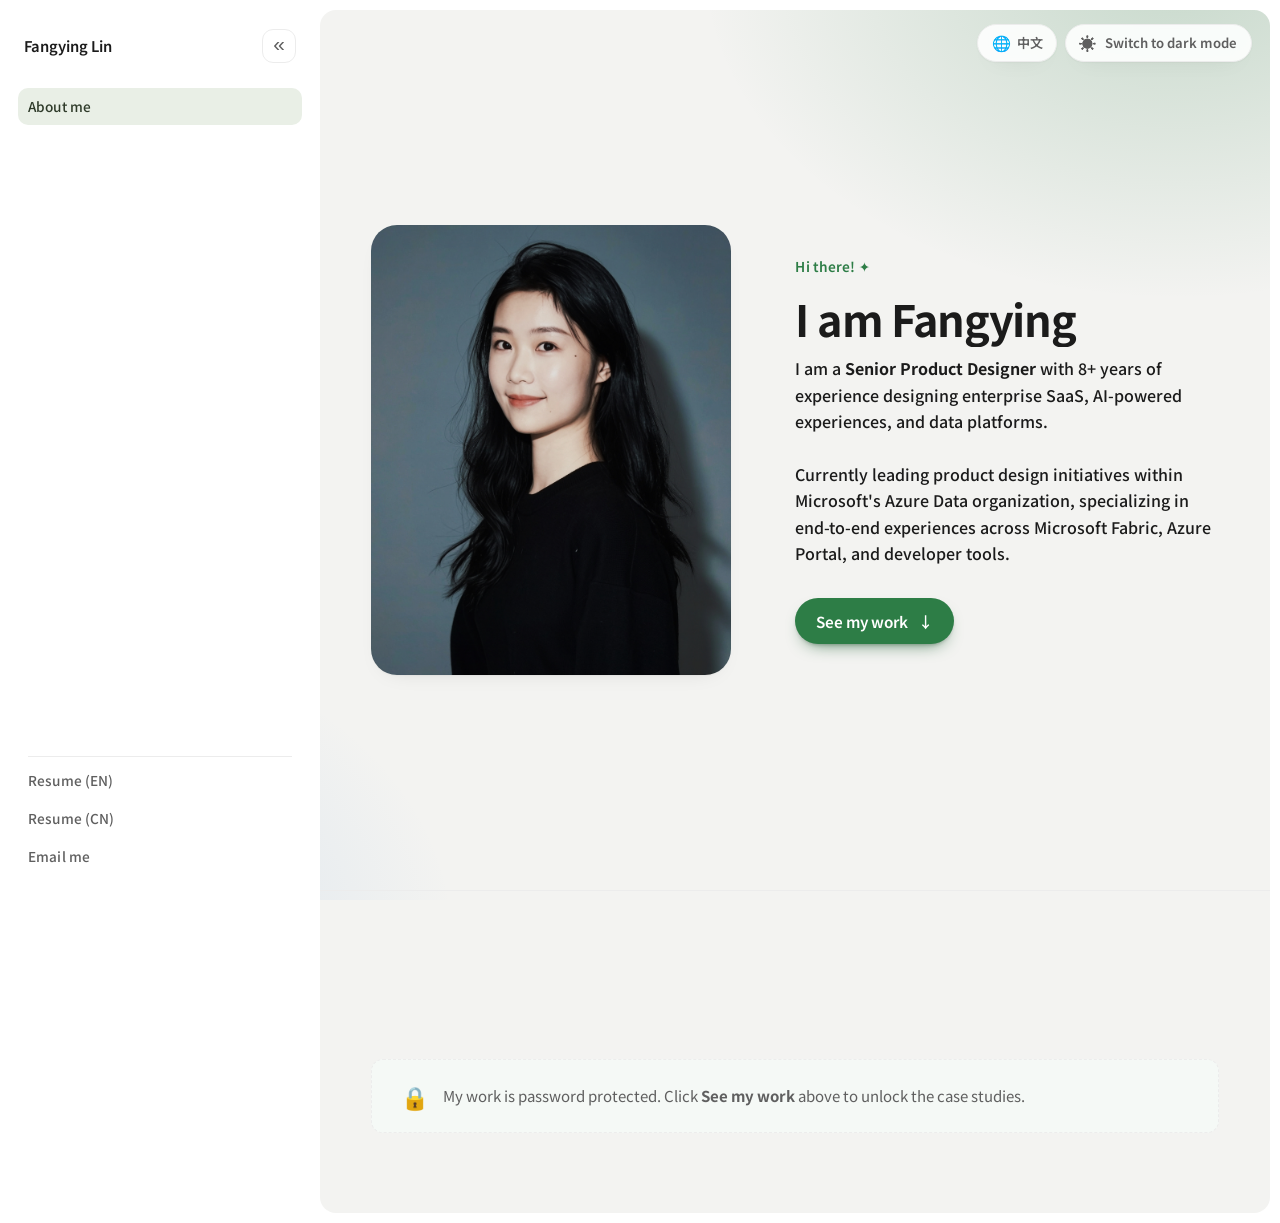
<file: event-hub.html>
<!DOCTYPE html>
<html lang="en">
<head>
  <meta charset="UTF-8" />
  <meta name="viewport" content="width=device-width, initial-scale=1.0" />
  <title>Azure Event Hub — Fangying Lin</title>
  <meta name="description" content="Azure Event Hub — big-data streaming and event ingestion in the Azure portal." />
  <link rel="preconnect" href="https://fonts.googleapis.com" />
  <link rel="preconnect" href="https://fonts.gstatic.com" crossorigin />
  <link href="https://fonts.googleapis.com/css2?family=Noto+Sans+TC:wght@400;500;600;700&display=swap" rel="stylesheet" />
  <link rel="stylesheet" href="styles.css" />
  <script>
    // Apply saved theme before paint to avoid a flash.
    (function () {
      try {
        var t = localStorage.getItem("theme");
        if (!t) {
          t = window.matchMedia("(prefers-color-scheme: dark)").matches
            ? "dark"
            : "light";
        }
        document.documentElement.setAttribute("data-theme", t);
      } catch (e) {}
      // Case studies are locked until unlocked from the home page.
      try {
        if (localStorage.getItem("portfolio-unlocked") !== "1") {
          window.location.replace("index.html");
        }
      } catch (e) {}
    })();
  </script>
</head>
<body class="project-page">
  <div class="app" data-nav-collapsed="false">
    <button class="theme-switch" type="button" aria-label="Toggle dark mode" aria-pressed="false">
      <span class="theme-switch__icons" aria-hidden="true">
        <span class="theme-toggle__icon theme-toggle__icon--sun">☀</span>
        <span class="theme-toggle__icon theme-toggle__icon--moon">☾</span>
      </span>
      <span class="theme-switch__label">Switch to dark mode</span>
    </button>
    <div class="floating-controls">
      <button class="nav-reopen has-tip has-tip--right" type="button" aria-label="Open navigation" data-tip="Expand">
        <span aria-hidden="true">☰</span>
      </button>
    </div>
    <aside class="sidebar" aria-label="Primary">
      <div class="profile">
        <div class="profile__meta">
          <span class="profile__name">Fangying Lin</span>
        </div>
        <div class="profile__controls">
          <button class="square-btn nav-collapse has-tip" type="button" aria-label="Collapse navigation" data-tip="Collapse">
            <span class="nav-collapse__icon" aria-hidden="true">«</span>
          </button>
        </div>
      </div>

      <nav class="nav">
        <a class="nav__item" href="index.html#about">
          About me
        </a>

        <p class="nav__group">Microsoft Fabric</p>
        <a class="nav__item" href="eventstream.html">Eventstream in Microsoft Fabric</a>
        <a class="nav__item" href="business-events.html">Business Events in Microsoft Fabric</a>
        <a class="nav__item" href="custom-connector.html">Custom stream connector</a>

        <p class="nav__group">Cornerstone Global Partner</p>
        <a class="nav__item" href="top20talent.html">Top20Talent Portal</a>

        <hr class="nav__divider" aria-hidden="true" />
        <a class="nav__item" href="assets/resume-fangying-lin-en.pdf" target="_blank" rel="noopener">Resume (EN)</a>
        <a class="nav__item" href="assets/resume-fangying-lin-cn.pdf" target="_blank" rel="noopener">Resume (CN)</a>
        <a class="nav__item" href="mailto:deniselin0114@gmail.com">Email me</a>
      </nav>
    </aside>

  <main class="proj">
    <div class="proj-hero reveal">
      <span class="proj-eyebrow">
        <span class="card__logo card__logo--azure" aria-hidden="true">▲</span>
        Microsoft Azure portal
      </span>
      <h1 class="proj-title">Azure Event Hub</h1>
      <p class="proj-tagline">
        Big-data streaming and event ingestion — connect, partition, and stream
        millions of events per second into Azure.
      </p>
      <div class="proj-banner card__media--eventhub" aria-hidden="true">
        <span class="media-glyph">⬡</span>
      </div>
    </div>

    <section class="proj-section reveal">
      <span class="proj-kicker">Coming soon</span>
      <h2>Case study in progress</h2>
      <p>
        I'm writing up this project. Check back soon for the full story — the
        problem, research, and design decisions behind the Azure Event Hub
        experience.
      </p>
    </section>
  </main>
  </div>

  <script src="script.js"></script>
</body>
</html>
</file>
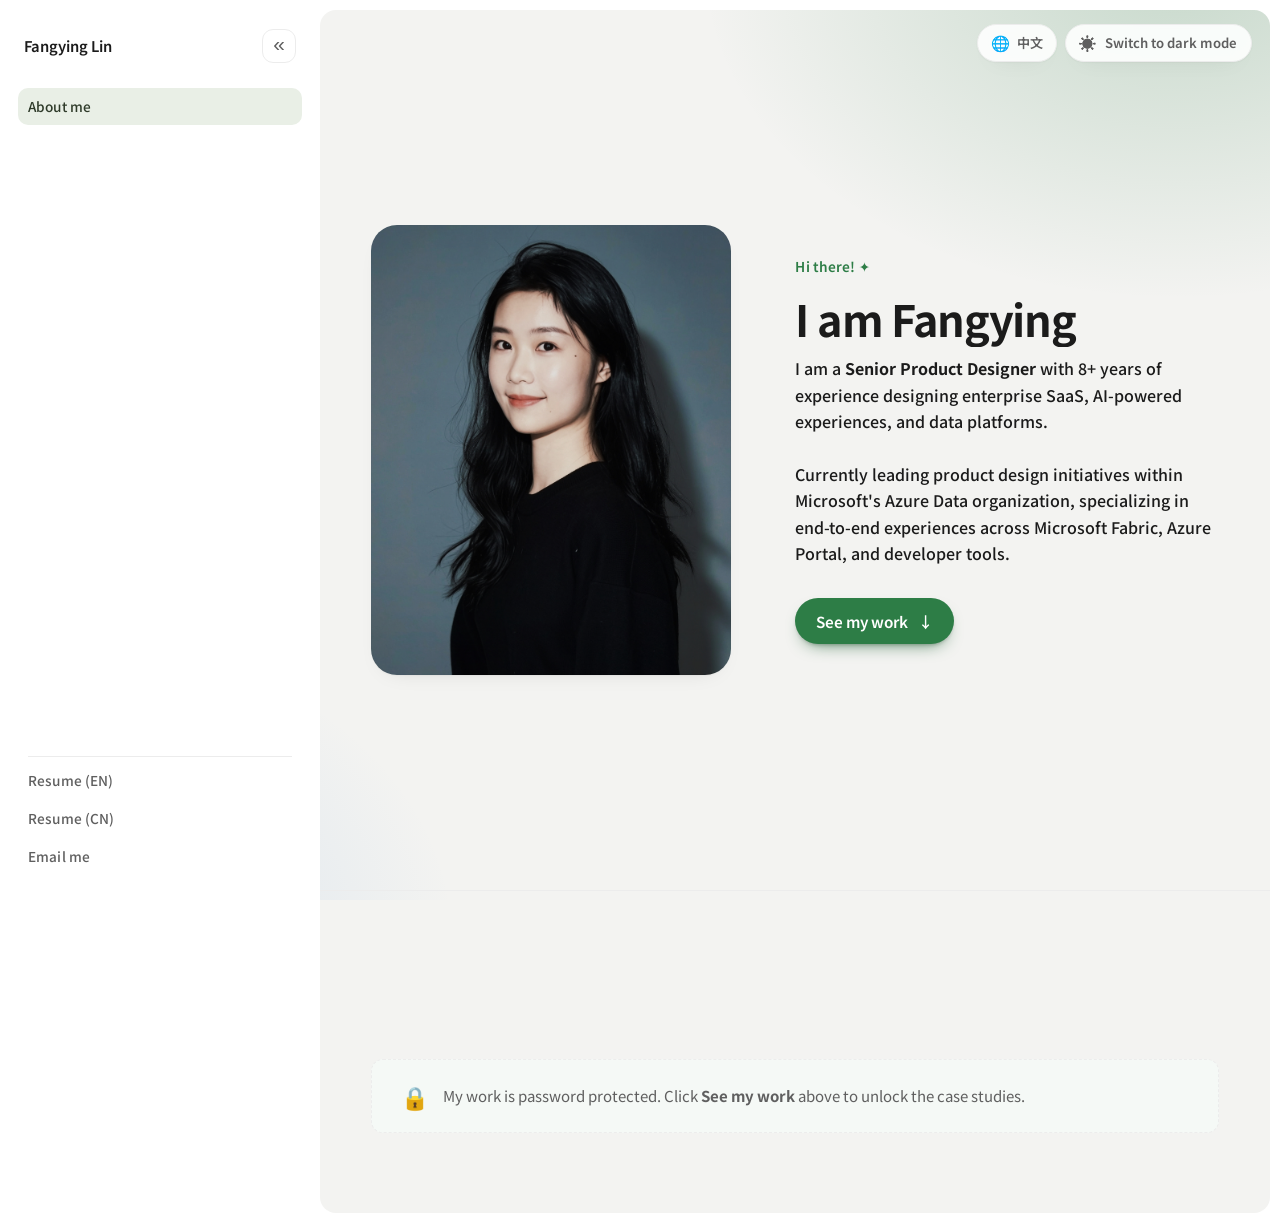
<file: eventstream.html>
<!DOCTYPE html>
<html lang="en">
<head>
  <meta charset="UTF-8" />
  <meta name="viewport" content="width=device-width, initial-scale=1.0" />
  <title>Eventstream — Fangying Lin</title>
  <meta name="description" content="Microsoft Fabric Eventstream — a visual topology editor for building real-time data pipelines." />
  <link rel="preconnect" href="https://fonts.googleapis.com" />
  <link rel="preconnect" href="https://fonts.gstatic.com" crossorigin />
  <link href="https://fonts.googleapis.com/css2?family=Noto+Sans+TC:wght@400;500;600;700&display=swap" rel="stylesheet" />
  <link rel="stylesheet" href="styles.css" />
  <script>
    // Apply saved theme before paint to avoid a flash.
    (function () {
      try {
        var t = localStorage.getItem("theme");
        if (!t) {
          t = window.matchMedia("(prefers-color-scheme: dark)").matches
            ? "dark"
            : "light";
        }
        document.documentElement.setAttribute("data-theme", t);
      } catch (e) {}
      // Case studies are locked until unlocked from the home page.
      try {
        if (localStorage.getItem("portfolio-unlocked") !== "1") {
          window.location.replace("index.html");
        }
      } catch (e) {}
    })();
  </script>
</head>
<body class="project-page">
  <div class="app" data-nav-collapsed="false">
    <button class="theme-switch" type="button" aria-label="Toggle dark mode" aria-pressed="false">
      <span class="theme-switch__icons" aria-hidden="true">
        <span class="theme-toggle__icon theme-toggle__icon--sun">☀</span>
        <span class="theme-toggle__icon theme-toggle__icon--moon">☾</span>
      </span>
      <span class="theme-switch__label">Switch to dark mode</span>
    </button>
    <div class="floating-controls">
      <button class="nav-reopen has-tip has-tip--right" type="button" aria-label="Open navigation" data-tip="Expand">
        <span aria-hidden="true">☰</span>
      </button>
    </div>
    <aside class="sidebar" aria-label="Primary">
      <div class="profile">
        <div class="profile__meta">
          <span class="profile__name">Fangying Lin</span>
        </div>
        <div class="profile__controls">
          <button class="square-btn nav-collapse has-tip" type="button" aria-label="Collapse navigation" data-tip="Collapse">
            <span class="nav-collapse__icon" aria-hidden="true">«</span>
          </button>
        </div>
      </div>

      <nav class="nav">
        <a class="nav__item" href="index.html#about">
          About me
        </a>

        <p class="nav__group">Microsoft Fabric</p>
        <a class="nav__item" href="eventstream.html">Eventstream in Microsoft Fabric</a>
        <a class="nav__item" href="business-events.html">Business Events in Microsoft Fabric</a>
        <a class="nav__item" href="custom-connector.html">Custom stream connector</a>

        <p class="nav__group">Cornerstone Global Partner</p>
        <a class="nav__item" href="top20talent.html">Top20Talent Portal</a>

        <hr class="nav__divider" aria-hidden="true" />
        <a class="nav__item" href="assets/resume-fangying-lin-en.pdf" target="_blank" rel="noopener">Resume (EN)</a>
        <a class="nav__item" href="assets/resume-fangying-lin-cn.pdf" target="_blank" rel="noopener">Resume (CN)</a>
        <a class="nav__item" href="mailto:deniselin0114@gmail.com">Email me</a>
      </nav>
    </aside>

  <main class="proj">
    <div class="proj-hero reveal">
      <span class="proj-eyebrow">
        <svg class="proj-eyebrow__logo" width="20" height="20" viewBox="0 0 16 16" fill="none" xmlns="http://www.w3.org/2000/svg" aria-hidden="true"><path d="M7.60421 0H0V7.60421H7.60421V0Z" fill="#F25022"/><path d="M16.0007 0H8.39648V7.60421H16.0007V0Z" fill="#7FBA00"/><path d="M7.60421 8.39551H0V15.9997H7.60421V8.39551Z" fill="#00A4EF"/><path d="M16.0007 8.39551H8.39648V15.9997H16.0007V8.39551Z" fill="#FFB900"/></svg>
        Microsoft Fabric
      </span>
      <h1 class="proj-title">Eventstream in Microsoft Fabric</h1>
      <p class="proj-tagline">
        A visual topology editor that lets data engineers build real-time
        pipelines on a canvas — ingest, transform with code and no code, and
        route data into destinations — schema-aware from source to destination.
      </p>
      <div class="proj-banner card__media--eventstream card__media--shot" aria-hidden="true">
        <img class="es-shot" src="assets/eventstream-preview.png" alt="" loading="lazy" />
      </div>
    </div>

    <div class="proj-credits reveal">
      <dl class="proj-credits__item">
        <dt>Team</dt>
        <dd>1 Product designer</dd>
        <dd>3 Product managers (Xu Jiang, Alex Lin, Wenyang Shi)</dd>
        <dd>20+ Engineers</dd>
      </dl>
      <dl class="proj-credits__item">
        <dt>My role</dt>
        <dd>Sole designer 0→1</dd>
        <dd>UX researcher</dd>
      </dl>
    </div>

    <section class="proj-section reveal">
      <span class="proj-kicker">My role</span>
      <h2>Designing a 0→1 product from the ground up</h2>
      <p>
        As a Product Designer on the Real-Time Intelligence team, I helped
        define and design the end-to-end Eventstream experience from the ground
        up.
      </p>
      <p>My responsibilities included:</p>
      <ul class="proj-highlights">
        <li>Driving the product UX vision alongside PM and engineering partners</li>
        <li>Designing core workflows for creating and managing streaming pipelines</li>
        <li>Defining interaction patterns for sources, transformations, and destinations</li>
        <li>Conducting competitive analysis and customer research</li>
        <li>Iterating on concepts through prototyping and usability testing</li>
        <li>Collaborating across multiple Fabric teams to ensure consistency within the broader platform</li>
      </ul>
      <p>
        Because Eventstream was a 0→1 product, many interaction patterns,
        terminology, and mental models had to be established from scratch.
      </p>
    </section>

    <section class="proj-section reveal">
      <span class="proj-kicker">Introduction</span>
      <h2>What is Fabric?</h2>
      <p>
        <strong>Microsoft Fabric</strong>, one of Microsoft's fastest-growing
        analytics platforms, is a unified, cloud-based data platform that brings
        together everything needed to work with data — from
        <strong>data ingestion</strong> and <strong>transformation</strong> to
        <strong>data analytics</strong> and <strong>visualization</strong> — in a
        single experience.
      </p>
      <p>
        It combines capabilities across <strong>data engineering</strong>,
        <strong>data science</strong>, <strong>real-time analytics</strong>, and
        <strong>business intelligence</strong> (including Power BI for reporting
        and insight sharing), all built on a shared data foundation.
      </p>
      <p>
        Fabric also integrates <strong>AI</strong> and <strong>Copilot</strong>
        experiences to help automate tasks, generate insights, and accelerate
        data workflows.
      </p>
      <p>
        By consolidating traditionally fragmented tools into one platform, Fabric
        enables teams to work on the same data without duplication or complex
        integrations. With AI assistance, Fabric empowers both technical and
        non-technical users to turn data into actionable insights faster.
      </p>
      <figure class="proj-figure">
        <img
          class="proj-figure__img"
          src="assets/fabric-overview.png"
          alt="Microsoft Fabric platform overview showing Data Factory, Analytics, Databases, Real-Time Intelligence, IQ, and Power BI, all built on a shared Fabric Platform layer with Copilot, OneLake, and Governance"
          loading="lazy"
        />
        <figcaption class="proj-figure__cap">
          Microsoft Fabric unifies data engineering, analytics, and BI
          workloads on a shared platform layer — OneLake, Copilot, and
          governance.
        </figcaption>
      </figure>
    </section>

    <section class="proj-section reveal">
      <span class="proj-kicker">Overview</span>
      <h2>A native, real-time streaming experience in Fabric</h2>
      <p>
        Eventstream is one of Microsoft Fabric's foundational Real-Time
        Intelligence experiences, designed to help organizations ingest,
        process, transform, and route streaming data from a variety of sources
        into analytics destinations in real time.
      </p>
      <p>
        As one of the earliest workloads in Fabric, Eventstream played a
        critical role in establishing Fabric's vision of delivering a unified
        data platform where users can move seamlessly from data ingestion to
        analytics and business intelligence without leaving the ecosystem.
      </p>
      <figure class="proj-figure">
        <img
          class="proj-figure__img"
          src="assets/real-time-intelligence.png"
          alt="Real-Time Intelligence architecture showing data sources flowing through Event stream into Event house, KQL Queryset, and Real-Time Dashboard, visualized via Power BI and Reflex, all connected through the Real-Time hub on OneLake"
          loading="lazy"
        />
        <figcaption class="proj-figure__cap">
          Eventstream is the ingest &amp; process entry point of Fabric's
          Real-Time Intelligence experience — from data sources to
          visualization and action.
        </figcaption>
      </figure>
      <p>
        Built as a native Fabric experience, Eventstream enables users to
        create end-to-end streaming pipelines through a visual interface,
        reducing the complexity traditionally associated with real-time data
        systems.
      </p>
      <figure class="proj-figure">
        <img
          class="proj-figure__img"
          src="assets/eventstream-topology-edit.png"
          alt="Eventstream topology in edit mode, showing sources, an aggregate/filter/SQL operator chain, and destinations with a Transform events panel open"
          loading="lazy"
        />
        <figcaption class="proj-figure__cap">
          Edit mode — visually wiring sources, operators, and destinations
          into an end-to-end streaming topology.
        </figcaption>
      </figure>
      <figure class="proj-figure">
        <img
          class="proj-figure__img"
          src="assets/eventstream-topology-live.png"
          alt="Eventstream topology in live mode, showing real-time throughput, volume processed, error count, and a data monitor with incoming/outgoing message and volume charts"
          loading="lazy"
        />
        <figcaption class="proj-figure__cap">
          Live mode — monitoring throughput, volume, and errors across the
          same topology in real time.
        </figcaption>
      </figure>
    </section>

    <section class="proj-section reveal">
      <span class="proj-kicker">Why we built it</span>
      <h2>Real-time data was powerful, but hard to reach</h2>
      <p>
        Modern organizations generate massive amounts of real-time data from
        applications, devices, databases, clickstreams, and cloud services.
        While this data holds significant business value, working with it often
        requires specialized expertise and multiple disconnected tools.
      </p>
      <figure class="proj-figure">
        <img
          class="proj-figure__img"
          src="assets/real-time-hub.png"
          alt="Real-Time hub diagram showing best-in-class connectivity to data sources flowing into the Real-Time hub, then out to Process, Analyze, and Act destinations"
          loading="lazy"
        />
        <figcaption class="proj-figure__cap">
          The Real-Time hub connects best-in-class data sources to process,
          analyze, and act — all from one place.
        </figcaption>
      </figure>
      <p>
        As Microsoft Fabric was being created as a unified data platform, there
        was an opportunity to rethink how users interacted with streaming data.
        Instead of forcing users to stitch together complex services and
        infrastructure, we wanted to create an experience where ingesting and
        moving real-time data could be as approachable as building a data
        report.
      </p>
      <figure class="proj-figure">
        <img
          class="proj-figure__img"
          src="assets/eventstream-data-sources.png"
          alt="Eventstream Get data screen listing dozens of supported data sources including Stock market, Yellow taxi, OneLake events, Azure Event Hubs, Weather, HTTP, Azure SQL DB, Confluent, Amazon MSK Kafka, Apache Kafka, and more"
          loading="lazy"
        />
        <figcaption class="proj-figure__cap">
          Eventstream supports 50+ and growing real-time data connectors,
          spanning cloud events, databases, message queues, and other
          previously disconnected tools.
        </figcaption>
      </figure>
      <p>
        Eventstream was conceived as a foundational building block of Fabric —
        providing a simple, visual way to connect, transform, and route
        streaming data while integrating seamlessly with the rest of the
        platform.
      </p>
      <figure class="proj-figure">
        <img
          class="proj-figure__img"
          src="assets/eventstream-home.png"
          alt="Eventstream home page prompting users to get started ingesting, transforming, and routing streaming events by choosing a data source or scenario"
          loading="lazy"
        />
        <figcaption class="proj-figure__cap">
          A simple entry point — choose a data source or scenario to start
          building a streaming pipeline in minutes.
        </figcaption>
      </figure>
    </section>

    <section class="proj-section reveal">
      <span class="proj-kicker">Product vision</span>
      <h2>Make real-time data accessible to everyone</h2>
      <p>
        Our vision was to make real-time data accessible to more than just
        streaming specialists.
      </p>
      <p>
        Through research with our primary persona <strong>data engineers</strong>
        and our secondary personas <strong>data analysts</strong> and
        <strong>data scientists</strong>, we identified a common challenge:
        building streaming data pipelines required specialized knowledge of
        distributed systems, event processing, and complex tooling.
      </p>
      <p>
        To bridge this gap, Eventstream is designed to support multiple ways of
        building streaming solutions:
      </p>
      <ol class="proj-highlights">
        <li>
          <strong>A low-code visual experience</strong> that enables analysts
          and data scientists to create streaming topologies and data
          pipelines without requiring deep technical expertise.
          <figure class="proj-figure">
            <img
              class="proj-figure__img"
              src="assets/eventstream-get-data-mqtt.png"
              alt="Get data wizard for connecting to an MQTT source, with connection, topic, and version fields, plus recommended and advanced settings pre-filled by default"
              loading="lazy"
            />
            <figcaption class="proj-figure__cap">
              A guided wizard walks users through the required connection
              inputs, with recommended settings and advanced options
              pre-filled by default.
            </figcaption>
          </figure>
          <figure class="proj-figure">
            <img
              class="proj-figure__img"
              src="assets/eventstream-mapping-wizard.png"
              alt="Destination wizard showing a data preview and inspect table with automatic column-to-field mapping and transformation options"
              loading="lazy"
            />
            <figcaption class="proj-figure__cap">
              Simple transformation and data mapping can be completed
              directly in the wizard, with default mappings applied
              automatically.
            </figcaption>
          </figure>
          <figure class="proj-figure">
            <img
              class="proj-figure__img"
              src="assets/eventstream-filter-schema.png"
              alt="Filter operator panel with dropdowns for custom code operators, no-code operators, and condition values to filter events by schema field"
              loading="lazy"
            />
            <figcaption class="proj-figure__cap">
              Built-in transformations let users transform and enrich data
              using schema with a user friendly interface with no code
              required.
            </figcaption>
          </figure>
        </li>
        <li>
          <strong>SQL and CI/CD support</strong> for data engineers and
          developers who prefer code-first workflows and need scalable,
          production-ready development practices.
          <figure class="proj-figure">
            <img
              class="proj-figure__img"
              src="assets/eventstream-add-sql.png"
              alt="Transform events panel with the SQL Code custom code operator highlighted for configuration"
              loading="lazy"
            />
            <figcaption class="proj-figure__cap">
              Users can add a SQL Code operator directly from the Transform
              events panel to start writing custom logic.
            </figcaption>
          </figure>
          <figure class="proj-figure">
            <img
              class="proj-figure__img"
              src="assets/eventstream-sql-editor.png"
              alt="SQL code editor for writing custom transformation queries, with an input schema tree and live data preview"
              loading="lazy"
            />
            <figcaption class="proj-figure__cap">
              For advanced scenarios, users can write custom SQL to define
              transformation logic with full control.
            </figcaption>
          </figure>
        </li>
        <li>
          <strong>AI-powered natural language authoring with Copilot</strong>,
          allowing users to describe their intent in plain language and
          receive intelligent assistance when creating, configuring, and
          managing streaming pipelines.
          <figure class="proj-figure">
            <img
              class="proj-figure__img"
              src="assets/eventstream-copilot-nl-1.png"
              alt="Copilot chat proposing a plan to create a business event and schema based on a natural-language request, with fields like eventID, timestamp, and crowdDensityLevel"
              loading="lazy"
            />
            <figcaption class="proj-figure__cap">
              Copilot proposes a complete business event and schema from a
              plain-language description of user intent.
            </figcaption>
          </figure>
          <figure class="proj-figure">
            <img
              class="proj-figure__img"
              src="assets/eventstream-copilot-nl-2.png"
              alt="Copilot chat side-by-side with the Define business event wizard, pre-filled with the schema fields Copilot generated"
              loading="lazy"
            />
            <figcaption class="proj-figure__cap">
              The generated schema flows directly into the guided wizard,
              turning a conversation into a working data solution.
            </figcaption>
          </figure>
        </li>
      </ol>
      <p>
        By supporting visual, code-first, and AI-assisted experiences,
        Eventstream ultimately empowers users across different technical
        backgrounds to build and operate real-time data solutions more
        efficiently, and shorten the path from raw events to business insights
        and establish the real-time foundations.
      </p>
      <p>As a result, users are empowered by Eventstream to:</p>
      <ul class="proj-highlights">
        <li>Connect to 50+ in-house built live data sources</li>
        <li>
          Transform and enrich streaming data in different ways depending on
          their technical background
        </li>
        <li>
          Route events to multiple destinations — within the Fabric ecosystem
          or external sinks
        </li>
        <li>Analyze data in real time and surface insights</li>
        <li>Leverage AI-powered capabilities across the Fabric ecosystem</li>
      </ul>
    </section>

    <section class="proj-section reveal">
      <span class="proj-kicker">Business scale</span>
      <h2>Eventstream business scale</h2>
      <p>
        Within the Eventstream item, we deliver real-time data streaming
        capabilities that power a fast-growing business, driving meaningful
        impact across adoption, customer reach, and revenue.
      </p>
      <div class="proj-stats">
        <div class="proj-stat">
          <div class="proj-stat__num">~20K</div>
          <div class="proj-stat__label">Monthly active users</div>
        </div>
        <div class="proj-stat">
          <div class="proj-stat__num">19K+</div>
          <div class="proj-stat__label">Customers</div>
        </div>
        <div class="proj-stat">
          <div class="proj-stat__num">~$2M</div>
          <div class="proj-stat__label">Revenue per month (as of June 2026)</div>
        </div>
      </div>
    </section>

    <section class="proj-section reveal">
      <span class="proj-kicker">Features</span>
      <h2>Explore the design</h2>

      <a
        class="feature feature--proto"
        href="eventstream-proto/#eventstream"
        target="_blank"
        rel="noopener"
      >
        <span class="feature__sheen" aria-hidden="true"></span>
        <span class="feature__text">
          <span class="feature__name">Explore eventstream</span>
          <span class="feature__desc">
            Follow events across the topology in real time, monitor the health
            of every source, transform, and destination, and edit the stream
            to transform and enrich data as it flows.
          </span>
        </span>
        <span class="feature__cta">Open prototype →</span>
      </a>

    </section>
  </main>
  </div>

  <script src="script.js"></script>
</body>
</html>
</file>
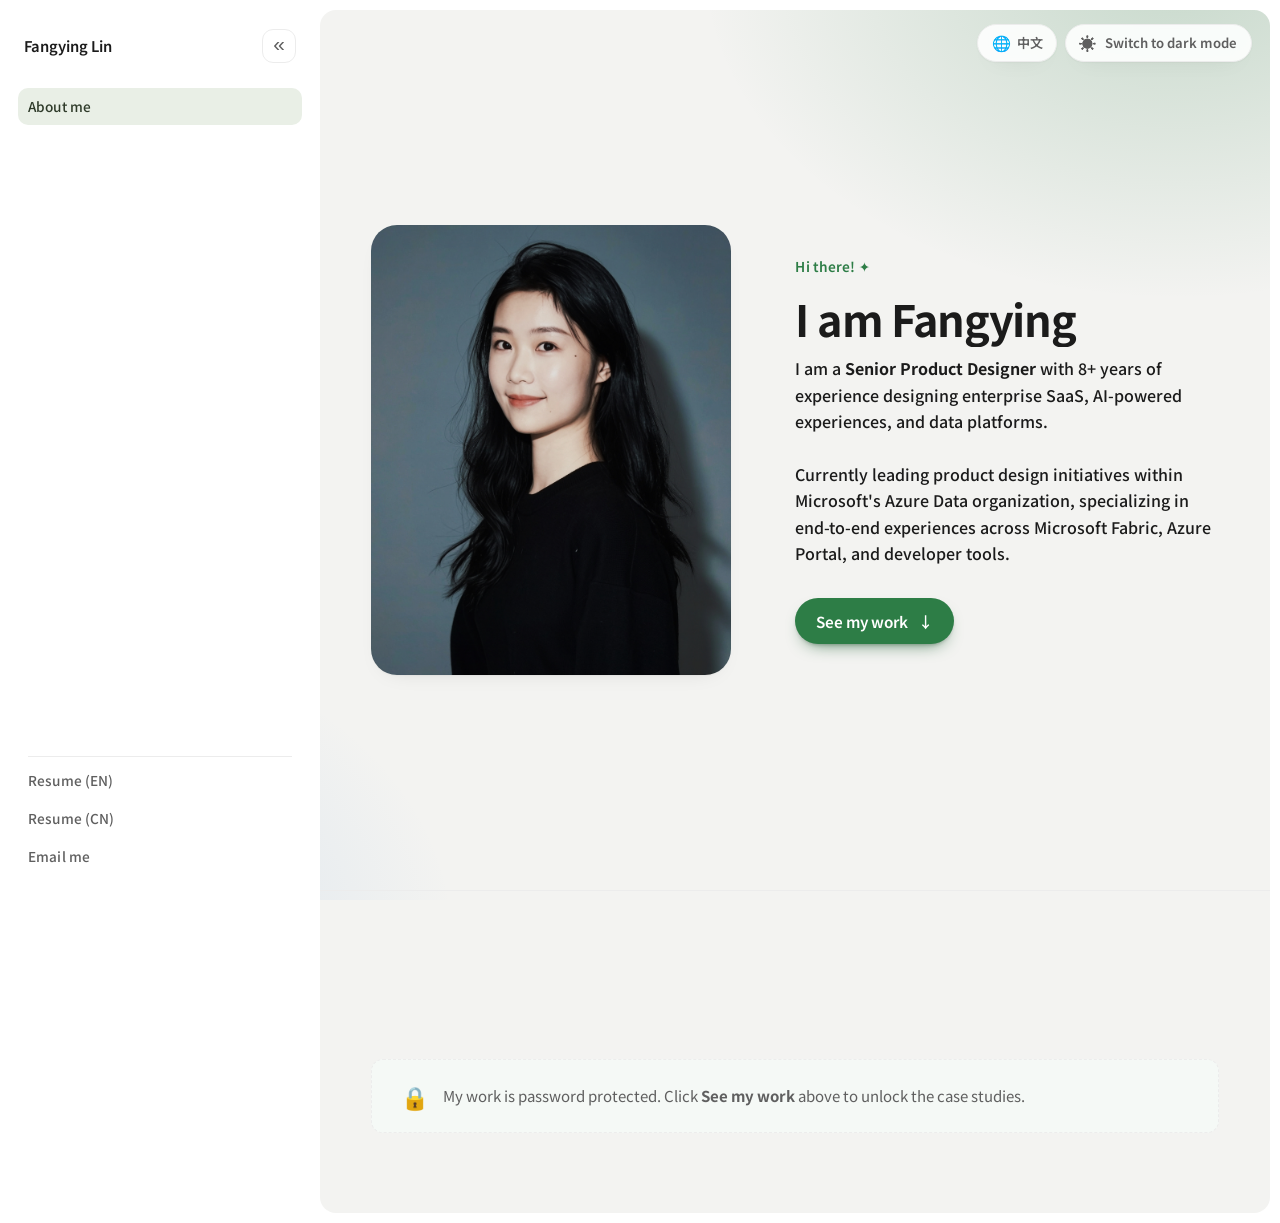
<file: get-data.html>
<!DOCTYPE html>
<html lang="en">
<head>
  <meta charset="UTF-8" />
  <meta name="viewport" content="width=device-width, initial-scale=1.0" />
  <title>Get data — Fabric Real-Time Intelligence — Fangying Lin</title>
  <meta name="description" content="Microsoft Fabric Real-Time Intelligence Get data — a unified, end-to-end ingestion experience for bringing real-time data into Fabric." />
  <link rel="preconnect" href="https://fonts.googleapis.com" />
  <link rel="preconnect" href="https://fonts.gstatic.com" crossorigin />
  <link href="https://fonts.googleapis.com/css2?family=Noto+Sans+TC:wght@400;500;600;700&display=swap" rel="stylesheet" />
  <link rel="stylesheet" href="styles.css" />
  <script>
    // Apply saved theme before paint to avoid a flash.
    (function () {
      try {
        var t = localStorage.getItem("theme");
        if (!t) {
          t = window.matchMedia("(prefers-color-scheme: dark)").matches
            ? "dark"
            : "light";
        }
        document.documentElement.setAttribute("data-theme", t);
      } catch (e) {}
      // Case studies are locked until unlocked from the home page.
      try {
        if (localStorage.getItem("portfolio-unlocked") !== "1") {
          window.location.replace("index.html");
        }
      } catch (e) {}
    })();
  </script>
</head>
<body class="project-page">
  <div class="app" data-nav-collapsed="false">
    <button class="theme-switch" type="button" aria-label="Toggle dark mode" aria-pressed="false">
      <span class="theme-switch__icons" aria-hidden="true">
        <span class="theme-toggle__icon theme-toggle__icon--sun">☀</span>
        <span class="theme-toggle__icon theme-toggle__icon--moon">☾</span>
      </span>
      <span class="theme-switch__label">Switch to dark mode</span>
    </button>
    <div class="floating-controls">
      <button class="nav-reopen has-tip has-tip--right" type="button" aria-label="Open navigation" data-tip="Expand">
        <span aria-hidden="true">☰</span>
      </button>
    </div>
    <aside class="sidebar" aria-label="Primary">
      <div class="profile">
        <div class="profile__meta">
          <span class="profile__name">Fangying Lin</span>
        </div>
        <div class="profile__controls">
          <button class="square-btn nav-collapse has-tip" type="button" aria-label="Collapse navigation" data-tip="Collapse">
            <span class="nav-collapse__icon" aria-hidden="true">«</span>
          </button>
        </div>
      </div>

      <nav class="nav">
        <a class="nav__item" href="index.html#about">
          About me
        </a>

        <p class="nav__group">Microsoft Fabric</p>
        <a class="nav__item" href="eventstream.html">Eventstream in Microsoft Fabric</a>
        <a class="nav__item" href="business-events.html">Business Events in Microsoft Fabric</a>
        <a class="nav__item" href="custom-connector.html">Custom stream connector</a>

        <p class="nav__group">Cornerstone Global Partner</p>
        <a class="nav__item" href="top20talent.html">Top20Talent Portal</a>

        <hr class="nav__divider" aria-hidden="true" />
        <a class="nav__item" href="assets/resume-fangying-lin-en.pdf" target="_blank" rel="noopener">Resume (EN)</a>
        <a class="nav__item" href="assets/resume-fangying-lin-cn.pdf" target="_blank" rel="noopener">Resume (CN)</a>
        <a class="nav__item" href="mailto:deniselin0114@gmail.com">Email me</a>
      </nav>
    </aside>

  <main class="proj">
    <div class="proj-hero reveal">
      <span class="proj-eyebrow">
        <svg class="proj-eyebrow__logo" width="20" height="20" viewBox="0 0 16 16" fill="none" xmlns="http://www.w3.org/2000/svg" aria-hidden="true"><path d="M7.60421 0H0V7.60421H7.60421V0Z" fill="#F25022"/><path d="M16.0007 0H8.39648V7.60421H16.0007V0Z" fill="#7FBA00"/><path d="M7.60421 8.39551H0V15.9997H7.60421V8.39551Z" fill="#00A4EF"/><path d="M16.0007 8.39551H8.39648V15.9997H16.0007V8.39551Z" fill="#FFB900"/></svg>
        Microsoft Fabric
      </span>
      <h1 class="proj-title">Fabric Real-Time Intelligence: Get data</h1>
      <p class="proj-tagline">
        Transforming fragmented, inconsistent ingestion flows into a unified,
        intuitive, end-to-end experience that helps users bring real-time data
        into Fabric quickly and confidently.
      </p>
      <div class="proj-banner card__media--getdata" aria-hidden="true">
        <span class="media-glyph">⤓</span>
      </div>
    </div>

    <section class="proj-section reveal">
      <span class="proj-kicker">Overview</span>
      <h2>A unified ingestion experience for Real-Time Intelligence</h2>
      <ul class="proj-highlights">
        <li>
          <strong>Role</strong> — solo Product Designer owning the end-to-end UX,
          partnering with 4+ product managers across different aspects of the
          Get data flow and 2 development teams (20+ engineers).
        </li>
        <li>
          <strong>Scope</strong> — the RTI ingestion experience across 3+ teams
          and time zones (Eventstream, Real-Time hub, Eventhouse, and more).
        </li>
        <li>
          <strong>Impact</strong> — a universal experience to ingest data across
          multiple items, improving usability, reducing drop-offs, and enabling
          complete ingestion workflows.
        </li>
      </ul>
    </section>

    <section class="proj-section reveal">
      <span class="proj-kicker">Problem statement</span>
      <h2>A fragmented and confusing ingestion experience</h2>
      <p>
        From research and internal discussions, we identified several critical
        issues:
      </p>
      <ul class="proj-highlights">
        <li>Multiple <strong>disconnected “Get data” experiences</strong> across RTI workloads.</li>
        <li>Users had to switch between <strong>different wizards and mental models</strong>.</li>
        <li>The lack of an <strong>end-to-end flow (source → destination)</strong> caused incomplete setups.</li>
      </ul>

      <h3 class="proj-subhead">Users were dropping off mid-flow</h3>
      <ul class="proj-highlights">
        <li>Many users successfully connected their data…</li>
        <li>…but <strong>never completed the pipeline</strong> by adding a destination.</li>
      </ul>
      <div class="proj-takeaway-note">
        <span class="proj-takeaway-note__label">Result</span>
        <p>
          Data was ingested into Fabric but
          <strong>never used or activated</strong> — leading to a poor
          perception of product value.
        </p>
      </div>
    </section>

    <section class="proj-section reveal">
      <span class="proj-kicker">Design goal</span>
      <h2>A unified, intelligent ingestion experience</h2>
      <p>An experience that:</p>
      <ul class="proj-highlights">
        <li>Works <strong>across all RTI entry points</strong>.</li>
        <li>Guides users from <strong>source selection → ingestion → destination</strong>.</li>
        <li>Reduces cognitive load while still supporting advanced scenarios.</li>
        <li>Delivers a <strong>consistent experience across workloads</strong>.</li>
        <li>Lets users ingest data <strong>quickly and reliably with minimal configuration</strong>.</li>
      </ul>
    </section>

    <section class="proj-section reveal">
      <span class="proj-kicker">Key design principles &amp; solution</span>
      <h2>Browse, connect, and complete — end to end</h2>
      <p>
        We divided the flow into three aspects: the <strong>browsing</strong>
        state, the <strong>connecting</strong> steps, and the
        <strong>end-to-end</strong> behavior.
      </p>

      <h3 class="proj-subhead">Browse</h3>
      <p>
        For each starting point — the Real-Time hub, the Eventstream streaming
        pipeline item, and destinations like Eventhouse and Activator — the
        browsing experience keeps the same look and feel. Drawing on the strong
        completion and success rates we measured from the Get data wizard across
        Microsoft products, we inherited the wizard experience already supported
        in Microsoft 365, Power BI, and Fabric, and extended it into a streaming
        data browsing experience.
      </p>
      <p>
        We segment users into day-0 users and users without streaming data, and
        give each the right browsing experience. If a user is a Microsoft
        customer who already has Azure data or Dataverse data, we make that data
        quick and easy to access. For users with no existing data — day-0 and
        new-to-Microsoft — we recommend the right data in the very first browsing
        experience.
      </p>
      <p>
        Together with the research team, we ran multiple user studies on the Get
        data experience and validation. One key finding:
      </p>
      <p>
        <strong>Start with data.</strong> In the browsing state, always start
        with the data source. Instead of asking users to choose by technology
        (real-time streaming, batch copy, etc.), we found that while browsing,
        users care about <em>which source they're looking for</em> — they
        consistently have a specific data source in mind.
      </p>

      <h3 class="proj-subhead">Connecting steps</h3>
      <p>
        After mapping how users move from different entry points, I designed a
        universal set of connection steps validated against users' mental models.
        After selecting or browsing a data source, the steps are:
      </p>
      <ul class="proj-highlights">
        <li><strong>Configure the data source</strong> — create connections, select a topic, consumer group, choose a dataset, and so on.</li>
        <li><strong>Preview the data stream</strong> — including preparing the data (deciding schemas) and updating the item that manages the streaming pipeline.</li>
        <li><strong>Configure the destination</strong> — an optional step where users decide where to route the data.</li>
        <li><strong>Finalize and run.</strong></li>
      </ul>

      <p>
        <strong>System guided, user controlled.</strong> We recommend default
        options automatically while leaving flexibility for advanced users. Based
        on the data source, entry point, and more, we default the way users
        ingest their streaming data.
      </p>
      <ul class="proj-highlights">
        <li>
          From telemetry on Eventhouse users, we know they are far more likely to
          ingest data from Azure Event Hubs directly without transforming it
          (82%+). For these cases, we customize the experience to default to
          creating a shortcut to the Azure Event Hub, rather than copying the
          data into Fabric.
        </li>
        <li>
          Based on the type of source (CDC, streaming data, discrete events,
          etc.) we also default the technical behavior. For CDC sources, we know
          the schema is fixed — so we default to saving the schema to a universal
          schema-management item and automatically applying schema changes to
          data validation and destination table mapping.
        </li>
      </ul>

      <p>
        <strong>Progressive complexity.</strong> Keep the default experience
        simple and reveal advanced options only when needed. Given the
        complexity of data ingestion, we provide strong defaults grounded in
        telemetry, research, and user studies, and surface only the necessary
        setup in the UI — reducing drop-off and distraction.
      </p>

      <h3 class="proj-subhead">End-to-end behavior</h3>
      <p>
        Once users finish the wizard, the end-to-end flow tells the right story
        and gives the right suggestions for next steps, so users understand where
        their data goes and what to do next.
      </p>
      <p>
        <strong>Maintain context.</strong> Respect the entry point so users
        understand where they came from and where they are, with clear options to
        jump to other items and why. The wizard-style ingestion also adapts the
        experience dynamically to that context.
      </p>

      <div class="proj-takeaway-note">
        <span class="proj-takeaway-note__label">Decisions</span>
        <ol class="proj-decisions">
          <li>Lead the browse experience with the data source, not the ingestion technology.</li>
          <li>Default the setup to avoid confusion and complexity.</li>
          <li>Use a data-driven approach to suggest different default options.</li>
          <li>Maintain users in their context.</li>
        </ol>
      </div>
    </section>

    <section class="proj-section reveal">
      <span class="proj-kicker">Key features</span>
      <h2>What the unified experience delivers</h2>

      <h3 class="proj-subhead">1. Unified entry across all RTI workloads</h3>
      <ul class="proj-highlights">
        <li>The same experience from Eventstream, Real-Time hub, Eventhouse, and more.</li>
        <li>Eliminates fragmentation.</li>
      </ul>
      <div class="proj-takeaway-note">
        <span class="proj-takeaway-note__label">Solves</span>
        <p>
          Inconsistent wizards and the cognitive cost of switching between
          mental models.
        </p>
      </div>

      <h3 class="proj-subhead">2. Built-in data preview, early in the flow</h3>
      <ul class="proj-highlights">
        <li>Users can preview data before ingestion.</li>
        <li>Supports column selection, filtering, and schema understanding.</li>
      </ul>
      <div class="proj-takeaway-note">
        <span class="proj-takeaway-note__label">Solves</span>
        <p>
          The gap in the current system, where the
          <strong>lack of data preview makes validation difficult</strong>.
        </p>
      </div>

      <h3 class="proj-subhead">3. Integrated destination step (end-to-end flow)</h3>
      <ul class="proj-highlights">
        <li>Destination configuration is part of the wizard, not a separate step.</li>
        <li>Prevents incomplete ingestion setups.</li>
      </ul>
      <div class="proj-takeaway-note">
        <span class="proj-takeaway-note__label">Solves</span>
        <p>
          User drop-off after data connection and unclear next steps.
        </p>
      </div>

      <h3 class="proj-subhead">4. Smart defaults &amp; system recommendations</h3>
      <ul class="proj-highlights">
        <li>Automatically suggests an ingestion method and compatible destinations.</li>
        <li>Users can override when needed.</li>
      </ul>

      <h3 class="proj-subhead">5. Support for advanced scenarios</h3>
      <ul class="proj-highlights">
        <li>Schema editing</li>
        <li>Table mapping</li>
        <li>Delta flow (CDC)</li>
        <li>Event Hub mounting</li>
      </ul>
    </section>

    <section class="proj-section reveal">
      <span class="proj-kicker">Design challenges &amp; tradeoffs</span>
      <h2>Balancing consistency, power, and context</h2>

      <h3 class="proj-subhead">1. Handling different backend behaviors</h3>
      <p>Eventstream and KQL have different preview logic:</p>
      <ul class="proj-highlights">
        <li><strong>Eventstream</strong> — preview from the source.</li>
        <li><strong>KQL</strong> — sample the actual ingested data.</li>
      </ul>
      <div class="proj-takeaway-note">
        <span class="proj-takeaway-note__label">Challenge</span>
        <p>
          Create a <strong>consistent UX despite different backend
          implementations</strong>.
        </p>
      </div>

      <h3 class="proj-subhead">2. Balancing simplicity vs. power</h3>
      <ul class="proj-highlights">
        <li>Beginners need guidance.</li>
        <li>Experts need flexibility.</li>
      </ul>
      <div class="proj-takeaway-note">
        <span class="proj-takeaway-note__label">Solution</span>
        <p>
          Progressive disclosure — keep the “happy path” simple.
        </p>
      </div>

      <h3 class="proj-subhead">3. Supporting multiple entry points</h3>
      <ul class="proj-highlights">
        <li>Users start from different contexts.</li>
        <li>Each context carries different expectations.</li>
      </ul>
      <div class="proj-takeaway-note">
        <span class="proj-takeaway-note__label">Solution</span>
        <p>
          Context-aware defaults and adaptive destination selection.
        </p>
      </div>
    </section>

    <section class="proj-section reveal">
      <span class="proj-kicker">Impact &amp; outcomes</span>
      <h2>A unified, complete ingestion experience</h2>

      <h3 class="proj-subhead">Product impact</h3>
      <ul class="proj-highlights">
        <li>Reduced user drop-off in ingestion flows.</li>
        <li>Improved completion rate of end-to-end pipelines.</li>
        <li>Better alignment across RTI workloads.</li>
      </ul>

      <h3 class="proj-subhead">Experience improvements</h3>
      <table class="proj-compare">
        <thead>
          <tr><th>Before</th><th>After</th></tr>
        </thead>
        <tbody>
          <tr><td>Fragmented flows</td><td>Unified, guided experience</td></tr>
          <tr><td>No preview</td><td>Inline data validation</td></tr>
          <tr><td>No clear next step</td><td>Complete ingestion pipeline</td></tr>
        </tbody>
      </table>
    </section>

    <section class="proj-section reveal">
      <span class="proj-kicker">Designer reflection</span>
      <h2>What I learned</h2>
      <ul class="proj-highlights">
        <li>
          <strong>End-to-end thinking matters.</strong> Designing only “getting
          data” wasn't enough — users needed <strong>complete workflows</strong>.
        </li>
        <li>
          <strong>Visibility drives confidence.</strong> Users won't proceed
          without seeing the data, so preview became a core design pillar.
        </li>
        <li>
          <strong>Systems design &gt; single-feature design.</strong> This
          project required aligning multiple teams (Eventstream, KQL, RTI),
          multiple workflows, and multiple user mental models.
        </li>
        <li>
          <strong>Simplification is strategic.</strong> Instead of adding
          features, we focused on <strong>reducing decisions and guiding
          users</strong>.
        </li>
      </ul>
    </section>

    <section class="proj-section reveal">
      <span class="proj-kicker">Interactive prototype</span>
      <h2>Try the Get data flow</h2>
      <p>Step through the experience the way a data engineer does.</p>

      <h3 class="proj-subhead">Get data — browsing</h3>
      <a class="feature feature--link" href="prototype-getdata.html">
        <div>
          <p class="feature__name">Day-0 users</p>
          <p class="feature__desc">
            How a brand-new user, with no streaming data yet, is guided to the
            right sources from the first browse.
          </p>
        </div>
        <span class="feature__cta">Open prototype →</span>
      </a>
      <a class="feature feature--link" href="prototype-getdata.html">
        <div>
          <p class="feature__name">Users with Microsoft data</p>
          <p class="feature__desc">
            How existing Microsoft customers reuse Azure and Dataverse data
            they already have, quickly and easily.
          </p>
        </div>
        <span class="feature__cta">Open prototype →</span>
      </a>

      <h3 class="proj-subhead">Get data — connect flows</h3>
      <a class="feature feature--link" href="prototype-getdata.html">
        <div>
          <p class="feature__name">Real-time weather</p>
          <p class="feature__desc">
            Connect a live streaming source end to end — source → stream →
            destination → review.
          </p>
        </div>
        <span class="feature__cta">Open prototype →</span>
      </a>
      <a class="feature feature--link" href="prototype-getdata.html">
        <div>
          <p class="feature__name">MQTT</p>
          <p class="feature__desc">
            Ingest from an MQTT broker, with smart defaults for the streaming
            connection settings.
          </p>
        </div>
        <span class="feature__cta">Open prototype →</span>
      </a>
      <a class="feature feature--link" href="prototype-getdata.html">
        <div>
          <p class="feature__name">Azure SQL CDC</p>
          <p class="feature__desc">
            A change-data-capture source where the schema is fixed — defaulting
            to universal schema management and automatic table mapping.
          </p>
        </div>
        <span class="feature__cta">Open prototype →</span>
      </a>
    </section>
  </main>
  </div>

  <script src="script.js"></script>
</body>
</html>
</file>
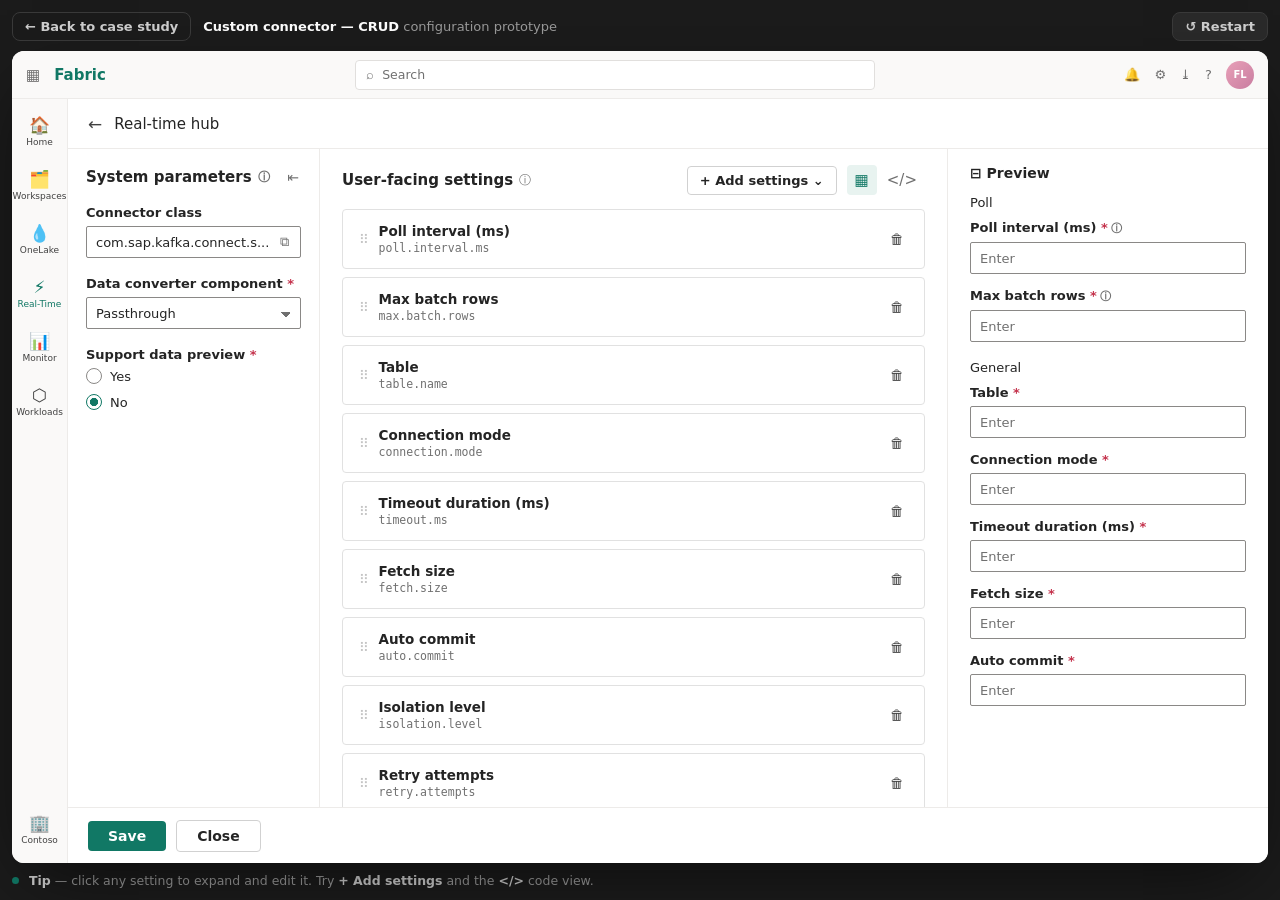
<file: prototype-crud.html>
<!DOCTYPE html>
<html lang="en">
<head>
  <meta charset="UTF-8" />
  <meta name="viewport" content="width=device-width, initial-scale=1.0" />
  <title>Custom connector — CRUD prototype</title>
  <meta name="description" content="Interactive prototype of the Custom stream connector CRUD configuration — manage user-facing settings with an expandable editor." />
  <style>
    :root {
      --fab-green: #117865;
      --fab-green-dark: #0e6657;
      --teal: #117865;
      --ink: #242424;
      --ink-mid: #424242;
      --ink-soft: #707070;
      --line: #e1e1e1;
      --line-soft: #ededed;
      --bg: #ffffff;
      --panel: #ffffff;
      --rail: #faf9f8;
      --hover: #f5f5f5;
      --field-border: #8a8886;
      --ease: cubic-bezier(0.22, 1, 0.36, 1);
      --font: "Segoe UI", system-ui, -apple-system, "Helvetica Neue", Arial, sans-serif;
      --mono: "Cascadia Code", "Consolas", "SF Mono", ui-monospace, monospace;
    }
    * { box-sizing: border-box; }
    html, body { height: 100%; margin: 0; }
    body {
      font-family: var(--font); color: var(--ink); background: #1b1b1b;
      -webkit-font-smoothing: antialiased; font-size: 14px;
      display: flex; flex-direction: column; align-items: center;
      gap: 10px; padding: 12px; height: 100dvh; overflow: hidden;
    }
    button, input, select { font-family: inherit; }
    button { cursor: pointer; }

    .topbar { width: 100%; display: flex; align-items: center; gap: 12px; flex: 0 0 auto; }
    .topbar a {
      display: inline-flex; align-items: center; gap: 0.4rem; text-decoration: none;
      font-weight: 600; font-size: 13px; color: #cfcfcf; padding: 6px 12px;
      border: 1px solid #3a3a3a; border-radius: 8px; transition: background 0.18s var(--ease), color 0.18s var(--ease);
    }
    .topbar a:hover { background: #2a2a2a; color: #fff; }
    .topbar__title { font-size: 13px; color: #9a9a9a; }
    .topbar__title strong { color: #fff; font-weight: 600; }
    .topbar__reset {
      margin-left: auto; background: #2a2a2a; border: 1px solid #3a3a3a; color: #cfcfcf;
      border-radius: 8px; padding: 6px 12px; font-size: 13px; font-weight: 600;
    }
    .topbar__reset:hover { background: #333; color: #fff; }

    .stagewrap { flex: 1 1 auto; min-height: 0; width: 100%; display: flex; align-items: center; justify-content: center; }
    .device {
      height: 100%; width: auto; max-width: 100%; aspect-ratio: 16 / 9;
      border-radius: 12px; overflow: hidden; position: relative;
      box-shadow: 0 24px 70px -20px rgba(0,0,0,0.65); background: var(--bg);
      display: flex; flex-direction: column;
    }

    /* Suite header */
    .suite {
      height: 48px; flex: 0 0 48px; background: #faf9f8; border-bottom: 1px solid #edebe9;
      display: flex; align-items: center; padding: 0 14px; gap: 14px; color: var(--ink-mid);
    }
    .suite__waffle { font-size: 15px; color: var(--ink-soft); }
    .suite__brand { font-weight: 600; font-size: 15px; color: var(--teal); }
    .suite__search {
      flex: 1; max-width: 520px; margin: 0 auto; height: 30px; background: #fff; border: 1px solid #e1dfdd;
      border-radius: 4px; display: flex; align-items: center; padding: 0 10px; gap: 8px; color: var(--ink-soft); font-size: 12.5px;
    }
    .suite__icons { display: flex; gap: 14px; align-items: center; font-size: 13px; color: var(--ink-soft); }
    .suite__avatar { width: 28px; height: 28px; border-radius: 50%; background: linear-gradient(135deg, #e8a0b8, #c97da0);
      display: grid; place-items: center; font-size: 10px; font-weight: 700; color: #fff; }

    .body { flex: 1; display: flex; min-height: 0; }
    .railicons {
      width: 56px; flex: 0 0 56px; background: var(--rail); border-right: 1px solid #edebe9;
      display: flex; flex-direction: column; align-items: center; padding: 6px 0; gap: 0;
    }
    .railicon { width: 56px; height: 54px; display: flex; flex-direction: column; align-items: center; justify-content: center;
      gap: 3px; color: var(--ink-mid); font-size: 9px; text-align: center; line-height: 1.1; }
    .railicon .ic { font-size: 17px; }
    .railicon.is-active { color: var(--teal); }
    .railicon.is-active .ic { color: var(--teal); }
    .railbottom { margin-top: auto; }

    .main { flex: 1; min-width: 0; display: flex; flex-direction: column; }
    .pagehead {
      height: 50px; flex: 0 0 50px; display: flex; align-items: center; gap: 12px;
      padding: 0 20px; border-bottom: 1px solid #edebe9; font-size: 15px; color: var(--ink);
    }
    .pagehead .back { font-size: 17px; color: var(--ink-mid); }

    .cols { flex: 1; display: flex; min-height: 0; }

    /* Left: system parameters */
    .sys { width: 252px; flex: 0 0 252px; border-right: 1px solid #edebe9; padding: 18px 18px; overflow-y: auto;
      transition: flex-basis 0.26s var(--ease), width 0.26s var(--ease), padding 0.26s var(--ease); }
    .sys h3 { margin: 0 0 18px; font-size: 15px; font-weight: 600; display: flex; align-items: center; justify-content: space-between; }
    .sys h3 .left { display: flex; align-items: center; gap: 6px; }
    .sys h3 .info { color: var(--ink-soft); font-size: 12px; }
    .sys h3 .collapse { color: var(--ink-soft); font-size: 14px; background: transparent; border: 0; padding: 2px; }
    .fld { margin-bottom: 18px; }
    .fld > label { display: block; font-size: 13px; color: var(--ink); margin-bottom: 6px; font-weight: 600; }
    .req { color: #c4314b; }
    .inp, .sel {
      width: 100%; height: 32px; border: 1px solid var(--field-border); border-radius: 2px; padding: 0 9px;
      font-size: 13px; color: var(--ink); background: var(--panel);
    }
    .sel { -webkit-appearance: none; appearance: none; background-image: linear-gradient(45deg, transparent 50%, var(--ink-soft) 50%), linear-gradient(135deg, var(--ink-soft) 50%, transparent 50%);
      background-position: calc(100% - 14px) 14px, calc(100% - 9px) 14px; background-size: 5px 5px, 5px 5px; background-repeat: no-repeat; padding-right: 26px; }
    .inp:focus, .sel:focus { outline: 2px solid var(--teal); outline-offset: -1px; border-color: var(--teal); }
    .inp-copy { position: relative; }
    .inp-copy .copy { position: absolute; right: 6px; top: 7px; color: var(--ink-soft); font-size: 13px; background: transparent; border: 0; }
    .radio-row { display: flex; flex-direction: column; gap: 10px; }
    .radio { display: flex; align-items: center; gap: 8px; font-size: 13px; color: var(--ink); }
    .radio .dot { width: 16px; height: 16px; border-radius: 50%; border: 1px solid var(--field-border); flex: 0 0 auto; }
    .radio.is-on .dot { border-color: var(--teal); background: radial-gradient(circle, var(--teal) 40%, #fff 44%); }

    /* collapsed system panel */
    .syscollapsed { width: 44px; flex: 0 0 44px; border-right: 1px solid #edebe9; display: none; padding-top: 16px; justify-content: center; }
    .syscollapsed button { background: transparent; border: 0; color: var(--ink-mid); font-size: 16px; }
    .device.is-expanded .sys { display: none; }
    .device.is-expanded .syscollapsed { display: flex; }

    /* Center: user-facing settings */
    .center { flex: 1; min-width: 0; display: flex; flex-direction: column; border-right: 1px solid #edebe9; }
    .center__head { display: flex; align-items: center; gap: 10px; padding: 16px 22px 12px; }
    .center__head h2 { margin: 0; font-size: 15px; font-weight: 600; display: flex; align-items: center; gap: 6px; }
    .center__head .info { color: var(--ink-soft); font-size: 12px; font-weight: 400; }
    .center__head .spacer { margin-left: auto; }
    .addbtn {
      display: inline-flex; align-items: center; gap: 7px; border: 1px solid #d1d1d1; background: var(--panel);
      border-radius: 4px; padding: 6px 12px; font-size: 13px; color: var(--ink); font-weight: 600;
    }
    .addbtn:hover { background: var(--hover); }
    .viewtoggle { display: inline-flex; gap: 2px; }
    .viewtoggle button { border: 0; background: transparent; padding: 6px 8px; font-size: 15px; color: var(--ink-soft); border-radius: 4px; }
    .viewtoggle button.is-active { background: #e8f3f0; color: var(--teal); }

    .settings { flex: 1; overflow-y: auto; padding: 2px 22px 18px; }
    .setting {
      border: 1px solid #e1e1e1; border-radius: 4px; margin-bottom: 8px; background: var(--panel);
      transition: box-shadow 0.18s var(--ease), border-color 0.18s var(--ease);
    }
    .setting:hover { box-shadow: 0 4px 14px -8px rgba(0,0,0,0.25); }
    .setting.is-open { border-color: var(--teal); box-shadow: 0 8px 22px -12px rgba(0,0,0,0.28); }
    .setting__row { display: flex; align-items: center; gap: 12px; padding: 13px 16px; cursor: pointer; }
    .setting__drag { color: #c4c4c4; font-size: 13px; cursor: grab; letter-spacing: -2px; }
    .setting__main { flex: 1; min-width: 0; }
    .setting__name { font-size: 13.5px; font-weight: 600; color: var(--ink); }
    .setting__key { font-size: 11.5px; color: var(--ink-soft); font-family: var(--mono); margin-top: 2px; }
    .setting__trash { color: var(--ink-mid); font-size: 14px; background: transparent; border: 0; padding: 4px; border-radius: 4px; }
    .setting__trash:hover { background: #fbeaea; color: #c4314b; }
    /* expanded header controls */
    .setting__toggle { display: inline-flex; align-items: center; gap: 8px; font-size: 13px; color: var(--ink); }
    .switch { width: 36px; height: 20px; border-radius: 999px; background: #c8c8c8; position: relative; transition: background 0.18s var(--ease); flex: 0 0 auto; }
    .switch::after { content: ""; position: absolute; top: 2px; left: 2px; width: 16px; height: 16px; border-radius: 50%; background: #fff; transition: left 0.18s var(--ease); }
    .switch.is-on { background: var(--teal); }
    .switch.is-on::after { left: 18px; }
    .setting__collapse { color: var(--ink-mid); font-size: 14px; background: transparent; border: 0; padding: 4px; }

    .setting__body { display: grid; grid-template-rows: 0fr; transition: grid-template-rows 0.24s var(--ease); }
    .setting.is-open .setting__body { grid-template-rows: 1fr; }
    .setting__inner { overflow: hidden; min-height: 0; }
    .setting__form { padding: 2px 16px 18px; }
    .grid2 { display: grid; grid-template-columns: 1fr 1fr; gap: 14px 16px; }
    .grid2 .full { grid-column: 1 / -1; }
    .minlabel { font-size: 12px; color: var(--ink); font-weight: 600; margin-bottom: 5px; display: block; }
    .rangepair { display: grid; grid-template-columns: 1fr 1fr; gap: 8px; }
    .check { display: flex; align-items: center; gap: 8px; margin-top: 4px; font-size: 13px; color: var(--ink); }
    .check .box { width: 16px; height: 16px; border-radius: 2px; border: 1px solid var(--field-border); display: grid; place-items: center; font-size: 11px; color: #fff; flex: 0 0 auto; }
    .check.is-on .box { background: var(--teal); border-color: var(--teal); }

    /* JSON view */
    .json {
      flex: 1; overflow: auto; margin: 2px 22px 18px; border: 1px solid #e1e1e1; border-radius: 4px;
      background: #fff; padding: 14px 18px; font-family: var(--mono); font-size: 12px; line-height: 1.75; white-space: pre;
    }
    .json .k { color: #0451a5; } .json .s { color: #a31515; } .json .t { color: #098658; } .json .b { color: #0000ff; }

    /* Right: preview */
    .preview { width: 320px; flex: 0 0 320px; padding: 16px 22px; overflow-y: auto; }
    .preview h3 { margin: 0 0 14px; font-size: 14px; font-weight: 600; display: flex; align-items: center; gap: 7px; color: var(--ink); }
    .pgroup { font-size: 13px; color: var(--ink); margin: 18px 0 10px; }
    .pgroup:first-of-type { margin-top: 6px; }
    .pfld { margin-bottom: 14px; }
    .pfld label { display: block; font-size: 13px; color: var(--ink); margin-bottom: 6px; font-weight: 600; }
    .pfld label .req { color: #c4314b; }
    .pfld label .info { color: var(--ink-soft); font-size: 11px; margin-left: 3px; }
    .pfld .pinp { width: 100%; height: 32px; border: 1px solid var(--field-border); border-radius: 2px; padding: 0 9px; font-size: 13px; color: var(--ink-soft); display: flex; align-items: center; }

    /* Footer */
    .foot { height: 56px; flex: 0 0 56px; display: flex; align-items: center; gap: 10px; padding: 0 20px; border-top: 1px solid #edebe9; background: var(--panel); }
    .btn-green { background: var(--fab-green); color: #fff; border: 0; border-radius: 4px; padding: 7px 20px; font-size: 14px; font-weight: 600; }
    .btn-green:hover { background: var(--fab-green-dark); }
    .btn-green:active { transform: scale(0.98); }
    .btn-ghost { border: 1px solid #d1d1d1; background: var(--panel); border-radius: 4px; padding: 7px 20px; font-size: 14px; color: var(--ink); font-weight: 600; }
    .btn-ghost:hover { background: var(--hover); }

    /* Add-settings menu */
    .menu {
      position: absolute; z-index: 20; background: var(--panel); border: 1px solid var(--line);
      border-radius: 4px; box-shadow: 0 12px 32px -10px rgba(0,0,0,0.35); padding: 5px; min-width: 230px; display: none;
    }
    .menu.is-open { display: block; }
    .menu button { display: block; width: 100%; text-align: left; border: 0; background: transparent; padding: 8px 10px; border-radius: 4px; font-size: 13px; color: var(--ink); }
    .menu button:hover { background: var(--hover); }
    .menu button .mk { color: var(--ink-soft); font-family: var(--mono); font-size: 11px; }

    /* Toast */
    .toast {
      position: absolute; bottom: 16px; left: 50%; transform: translateX(-50%) translateY(20px);
      background: #0e6657; color: #fff; padding: 10px 18px; border-radius: 6px; font-size: 13px; font-weight: 600;
      box-shadow: 0 12px 30px -10px rgba(0,0,0,0.5); opacity: 0; pointer-events: none;
      transition: opacity 0.25s var(--ease), transform 0.25s var(--ease); z-index: 40;
    }
    .toast.is-show { opacity: 1; transform: translateX(-50%) translateY(0); }

    .hintbar { width: 100%; display: flex; align-items: center; gap: 10px; flex: 0 0 auto; font-size: 12.5px; color: #9a9a9a; }
    .hintbar .dot { width: 7px; height: 7px; border-radius: 50%; background: #117865; flex: 0 0 auto; }
    .hintbar strong { color: #cfcfcf; font-weight: 600; }
  </style>
</head>
<body>
  <div class="topbar">
    <a href="custom-connector.html">← Back to case study</a>
    <span class="topbar__title"><strong>Custom connector — CRUD</strong> configuration prototype</span>
    <button class="topbar__reset" id="resetBtn" type="button">↺ Restart</button>
  </div>

  <div class="stagewrap">
    <div class="device" id="device">
      <div class="suite">
        <span class="suite__waffle">▦</span>
        <span class="suite__brand">Fabric</span>
        <div class="suite__search"><span>⌕</span> Search</div>
        <div class="suite__icons"><span>🔔</span><span>⚙</span><span>⤓</span><span>?</span></div>
        <div class="suite__avatar">FL</div>
      </div>

      <div class="body">
        <div class="railicons">
          <div class="railicon"><span class="ic">🏠</span>Home</div>
          <div class="railicon"><span class="ic">🗂️</span>Workspaces</div>
          <div class="railicon"><span class="ic">💧</span>OneLake</div>
          <div class="railicon is-active"><span class="ic">⚡</span>Real-Time</div>
          <div class="railicon"><span class="ic">📊</span>Monitor</div>
          <div class="railicon"><span class="ic">⬡</span>Workloads</div>
          <div class="railicon railbottom"><span class="ic">🏢</span>Contoso</div>
        </div>

        <div class="main">
          <div class="pagehead"><span class="back">←</span> Real-time hub</div>

          <div class="cols">
            <!-- System parameters (full) -->
            <aside class="sys">
              <h3><span class="left">System parameters <span class="info">ⓘ</span></span><button class="collapse" id="sysCollapse" title="Collapse">⇤</button></h3>
              <div class="fld">
                <label>Connector class</label>
                <div class="inp-copy">
                  <input class="inp" value="com.sap.kafka.connect.s..." readonly />
                  <button class="copy" title="Copy">⧉</button>
                </div>
              </div>
              <div class="fld">
                <label>Data converter component <span class="req">*</span></label>
                <select class="sel"><option>Passthrough</option><option>JSON</option></select>
              </div>
              <div class="fld">
                <label>Support data preview <span class="req">*</span></label>
                <div class="radio-row">
                  <label class="radio"><span class="dot"></span> Yes</label>
                  <label class="radio is-on"><span class="dot"></span> No</label>
                </div>
              </div>
            </aside>
            <!-- System parameters (collapsed strip) -->
            <div class="syscollapsed"><button id="sysExpand" title="Expand">⇥</button></div>

            <!-- User-facing settings -->
            <section class="center">
              <div class="center__head">
                <h2>User-facing settings <span class="info">ⓘ</span></h2>
                <span class="spacer"></span>
                <div style="position:relative;">
                  <button class="addbtn" id="addBtn">+ Add settings ⌄</button>
                  <div class="menu" id="addMenu">
                    <button data-add="Topic|topic.name"><span>Topic</span> &nbsp;<span class="mk">topic.name</span></button>
                    <button data-add="Schema registry URL|schema.registry.url"><span>Schema registry URL</span> &nbsp;<span class="mk">schema.registry.url</span></button>
                    <button data-add="Max poll records|max.poll.records"><span>Max poll records</span> &nbsp;<span class="mk">max.poll.records</span></button>
                    <button data-add="Tombstone handling|tombstone.handling.mode"><span>Tombstone handling</span> &nbsp;<span class="mk">tombstone.handling.mode</span></button>
                  </div>
                </div>
                <div class="viewtoggle">
                  <button id="viewList" class="is-active" title="List view">▦</button>
                  <button id="viewCode" title="Code view">&lt;/&gt;</button>
                </div>
              </div>
              <div class="settings" id="settings"></div>
              <pre class="json" id="json" style="display:none;"></pre>
            </section>

            <!-- Preview -->
            <aside class="preview">
              <h3>⊟ Preview</h3>
              <div class="pgroup">Poll</div>
              <div class="pfld"><label>Poll interval (ms) <span class="req">*</span><span class="info">ⓘ</span></label><div class="pinp">Enter</div></div>
              <div class="pfld"><label>Max batch rows <span class="req">*</span><span class="info">ⓘ</span></label><div class="pinp">Enter</div></div>
              <div class="pgroup">General</div>
              <div class="pfld"><label>Table <span class="req">*</span></label><div class="pinp">Enter</div></div>
              <div class="pfld"><label>Connection mode <span class="req">*</span></label><div class="pinp">Enter</div></div>
              <div class="pfld"><label>Timeout duration (ms) <span class="req">*</span></label><div class="pinp">Enter</div></div>
              <div class="pfld"><label>Fetch size <span class="req">*</span></label><div class="pinp">Enter</div></div>
              <div class="pfld"><label>Auto commit <span class="req">*</span></label><div class="pinp">Enter</div></div>
            </aside>
          </div>

          <div class="foot">
            <button class="btn-green" id="saveBtn">Save</button>
            <button class="btn-ghost">Close</button>
          </div>
        </div>
      </div>

      <div class="toast" id="toast">✓ Connector settings saved</div>
    </div>
  </div>

  <div class="hintbar">
    <span class="dot"></span>
    <span id="hint"><strong>Tip</strong> — click any setting to expand and edit it. Try <strong>+ Add settings</strong> and the <strong>&lt;/&gt;</strong> code view.</span>
  </div>

  <script>
  (function () {
    "use strict";
    function esc(s){ return String(s).replace(/[&<>"]/g,function(c){return {"&":"&amp;","<":"&lt;",">":"&gt;",'"':"&quot;"}[c];}); }

    var data = [
      { name:"Poll interval (ms)", key:"poll.interval.ms", type:"Int", required:true, def:"5000", min:"", max:"", tip:true, doc:"Frequency in milliseconds to poll for new data.", group:"Poll", order:1 },
      { name:"Max batch rows", key:"max.batch.rows", type:"Int", required:false, def:"100", min:"", max:"", tip:true, doc:"Maximum number of rows to include in a single batch.", group:"Poll", order:2 },
      { name:"Table", key:"table.name", type:"String", required:true, def:"", min:"", max:"", tip:false, doc:"The table to read data from.", group:"General", order:1 },
      { name:"Connection mode", key:"connection.mode", type:"String", required:true, def:"bulk", min:"", max:"", tip:false, doc:"How the connector reads from the source.", group:"General", order:2 },
      { name:"Timeout duration (ms)", key:"timeout.ms", type:"Long", required:true, def:"30000", min:"", max:"", tip:false, doc:"Connection timeout in milliseconds.", group:"General", order:3 },
      { name:"Fetch size", key:"fetch.size", type:"Int", required:true, def:"500", min:"", max:"", tip:false, doc:"Number of records fetched per request.", group:"General", order:4 },
      { name:"Auto commit", key:"auto.commit", type:"Boolean", required:true, def:"true", min:"", max:"", tip:false, doc:"Whether offsets are committed automatically.", group:"General", order:5 },
      { name:"Isolation level", key:"isolation.level", type:"String", required:false, def:"read_committed", min:"", max:"", tip:false, doc:"Transaction isolation level for reads.", group:"General", order:6 },
      { name:"Retry attempts", key:"retry.attempts", type:"Int", required:false, def:"3", min:"", max:"", tip:false, doc:"Number of times to retry on failure.", group:"General", order:7 },
      { name:"Logging level", key:"logging.level", type:"String", required:false, def:"INFO", min:"", max:"", tip:false, doc:"Verbosity of connector logs.", group:"General", order:8 },
      { name:"Batch timeout (ms)", key:"batch.timeout.ms", type:"Long", required:false, def:"1000", min:"", max:"", tip:false, doc:"Max wait time before flushing a batch.", group:"Poll", order:3 }
    ];
    var TYPES = ["Int","Long","String","Boolean","Password"];
    var GROUPS = ["Poll","General"];

    var device = document.getElementById("device");
    var settingsEl = document.getElementById("settings");
    var jsonEl = document.getElementById("json");
    var openIndex = -1;

    function render() {
      device.classList.toggle("is-expanded", openIndex !== -1);
      settingsEl.innerHTML = data.map(function (s, i) {
        var open = i === openIndex;
        var head = open
          ? '<div class="setting__row">' +
              '<span class="setting__drag">⠿</span>' +
              '<div class="setting__main"><div class="setting__name">' + esc(s.name) + '</div>' +
              '<div class="setting__key">' + esc(s.key) + '</div></div>' +
              '<span class="setting__toggle"><span class="switch ' + (s.required ? "is-on" : "") + '" data-toggle="' + i + '"></span>Required</span>' +
              '<button class="setting__collapse" data-collapse="' + i + '" title="Collapse">⤧</button>' +
              '<button class="setting__trash" data-del="' + i + '" title="Delete">🗑</button>' +
            '</div>'
          : '<div class="setting__row">' +
              '<span class="setting__drag">⠿</span>' +
              '<div class="setting__main"><div class="setting__name">' + esc(s.name) + '</div>' +
              '<div class="setting__key">' + esc(s.key) + '</div></div>' +
              '<button class="setting__trash" data-del="' + i + '" title="Delete">🗑</button>' +
            '</div>';
        var form = !open ? "" :
          '<div class="setting__form"><div class="grid2">' +
            cell("Group", groupSel(s.group)) +
            cell("Type", typeSel(s.type)) +
            cell("Display name", '<input class="inp" data-f="name" value="' + esc(s.name) + '">') +
            cell("Key name", '<input class="inp" data-f="key" value="' + esc(s.key) + '">') +
            cell("Default value", '<input class="inp" data-f="def" value="' + esc(s.def) + '" placeholder="(none)">') +
            cell("Value range", '<div class="rangepair"><input class="inp" data-f="min" value="' + esc(s.min) + '" placeholder="Min"><input class="inp" data-f="max" value="' + esc(s.max) + '" placeholder="Max"></div>') +
            '<div class="full"><label class="check ' + (s.tip ? "is-on" : "") + '" data-tip="' + i + '"><span class="box">' + (s.tip ? "✓" : "") + '</span>Include a tooltip</label>' +
              (s.tip ? '<input class="inp" data-f="doc" style="margin-top:8px;" value="' + esc(s.doc) + '">' : "") + '</div>' +
          '</div></div>';
        return '<div class="setting' + (open ? " is-open" : "") + '" data-i="' + i + '">' + head +
          '<div class="setting__body"><div class="setting__inner">' + form + '</div></div></div>';
      }).join("");
      wire();
      renderJSON();
    }

    function cell(label, control) { return '<div><label class="minlabel">' + label + '</label>' + control + '</div>'; }
    function groupSel(v) { return '<select class="sel" data-f="group">' + GROUPS.map(function (g) { return '<option' + (g === v ? " selected" : "") + '>' + g + '</option>'; }).join("") + '</select>'; }
    function typeSel(v) { return '<select class="sel" data-f="type">' + TYPES.map(function (t) { return '<option' + (t === v ? " selected" : "") + '>' + t + '</option>'; }).join("") + '</select>'; }

    function wire() {
      // expand on row click (collapsed rows only)
      settingsEl.querySelectorAll(".setting:not(.is-open) .setting__row").forEach(function (row) {
        row.addEventListener("click", function (e) {
          if (e.target.closest(".setting__trash")) return;
          openIndex = +row.closest(".setting").getAttribute("data-i"); render();
        });
      });
      // collapse
      settingsEl.querySelectorAll("[data-collapse]").forEach(function (b) {
        b.addEventListener("click", function (e) { e.stopPropagation(); openIndex = -1; render(); });
      });
      // delete
      settingsEl.querySelectorAll("[data-del]").forEach(function (b) {
        b.addEventListener("click", function (e) {
          e.stopPropagation();
          var i = +b.getAttribute("data-del");
          data.splice(i, 1);
          if (openIndex === i) openIndex = -1; else if (openIndex > i) openIndex--;
          render();
        });
      });
      // required toggle
      settingsEl.querySelectorAll("[data-toggle]").forEach(function (sw) {
        sw.addEventListener("click", function (e) {
          e.stopPropagation();
          var i = +sw.getAttribute("data-toggle");
          data[i].required = !data[i].required;
          sw.classList.toggle("is-on", data[i].required);
          renderJSON();
        });
      });
      // tooltip checkbox
      settingsEl.querySelectorAll("[data-tip]").forEach(function (c) {
        c.addEventListener("click", function (e) {
          e.preventDefault();
          var i = +c.getAttribute("data-tip");
          data[i].tip = !data[i].tip; render();
        });
      });
      // text/select edits
      settingsEl.querySelectorAll("[data-f]").forEach(function (inp) {
        var ev = inp.tagName === "SELECT" ? "change" : "input";
        inp.addEventListener(ev, function () {
          var card = inp.closest(".setting"); var i = +card.getAttribute("data-i");
          data[i][inp.getAttribute("data-f")] = inp.value;
          if (inp.getAttribute("data-f") === "name") card.querySelector(".setting__name").textContent = inp.value;
          if (inp.getAttribute("data-f") === "key") card.querySelector(".setting__key").textContent = inp.value;
          renderJSON();
        });
      });
    }

    function renderJSON() {
      jsonEl.innerHTML = "[\n" + data.map(function (s) {
        return '  {\n' +
          '    <span class="k">"name"</span>: <span class="s">"' + esc(s.key) + '"</span>,\n' +
          '    <span class="k">"type"</span>: <span class="t">"' + s.type.toUpperCase() + '"</span>,\n' +
          '    <span class="k">"required"</span>: <span class="b">' + s.required + '</span>,\n' +
          '    <span class="k">"defaultValue"</span>: ' + (s.def ? '<span class="s">"' + esc(s.def) + '"</span>' : '<span class="b">null</span>') + ',\n' +
          '    <span class="k">"documentation"</span>: <span class="s">"' + esc(s.doc) + '"</span>,\n' +
          '    <span class="k">"group"</span>: <span class="s">"' + esc(s.group) + '"</span>,\n' +
          '    <span class="k">"orderInGroup"</span>: <span class="t">' + s.order + '</span>,\n' +
          '    <span class="k">"displayName"</span>: <span class="s">"' + esc(s.name) + '"</span>,\n' +
          '    <span class="k">"dependents"</span>: []\n  }';
      }).join(",\n") + "\n]";
    }

    // View toggle
    var viewList = document.getElementById("viewList");
    var viewCode = document.getElementById("viewCode");
    viewList.addEventListener("click", function () {
      viewList.classList.add("is-active"); viewCode.classList.remove("is-active");
      settingsEl.style.display = ""; jsonEl.style.display = "none";
    });
    viewCode.addEventListener("click", function () {
      viewCode.classList.add("is-active"); viewList.classList.remove("is-active");
      settingsEl.style.display = "none"; jsonEl.style.display = "block"; renderJSON();
    });

    // System panel collapse
    document.getElementById("sysCollapse").addEventListener("click", function () { device.classList.add("is-sys-collapsed"); device.querySelector(".sys").style.display = "none"; device.querySelector(".syscollapsed").style.display = "flex"; });
    document.getElementById("sysExpand").addEventListener("click", function () { device.querySelector(".sys").style.display = ""; device.querySelector(".syscollapsed").style.display = ""; });

    // Add settings menu
    var addBtn = document.getElementById("addBtn");
    var addMenu = document.getElementById("addMenu");
    addBtn.addEventListener("click", function (e) { e.stopPropagation(); addMenu.classList.toggle("is-open"); });
    document.addEventListener("click", function () { addMenu.classList.remove("is-open"); });
    addMenu.querySelectorAll("[data-add]").forEach(function (b) {
      b.addEventListener("click", function () {
        var parts = b.getAttribute("data-add").split("|");
        data.push({ name: parts[0], key: parts[1], type:"String", required:false, def:"", min:"", max:"", tip:false, doc:"", group:"General", order: data.length+1 });
        addMenu.classList.remove("is-open");
        openIndex = data.length - 1; render();
        settingsEl.scrollTop = settingsEl.scrollHeight;
      });
    });

    // Save
    var toast = document.getElementById("toast");
    document.getElementById("saveBtn").addEventListener("click", function () {
      toast.classList.add("is-show"); setTimeout(function () { toast.classList.remove("is-show"); }, 2400);
    });

    document.getElementById("resetBtn").addEventListener("click", function () {
      openIndex = -1; viewList.click();
      device.querySelector(".sys").style.display = ""; device.querySelector(".syscollapsed").style.display = "";
      render();
    });

    render();
  })();
  </script>
</body>
</html>
</file>
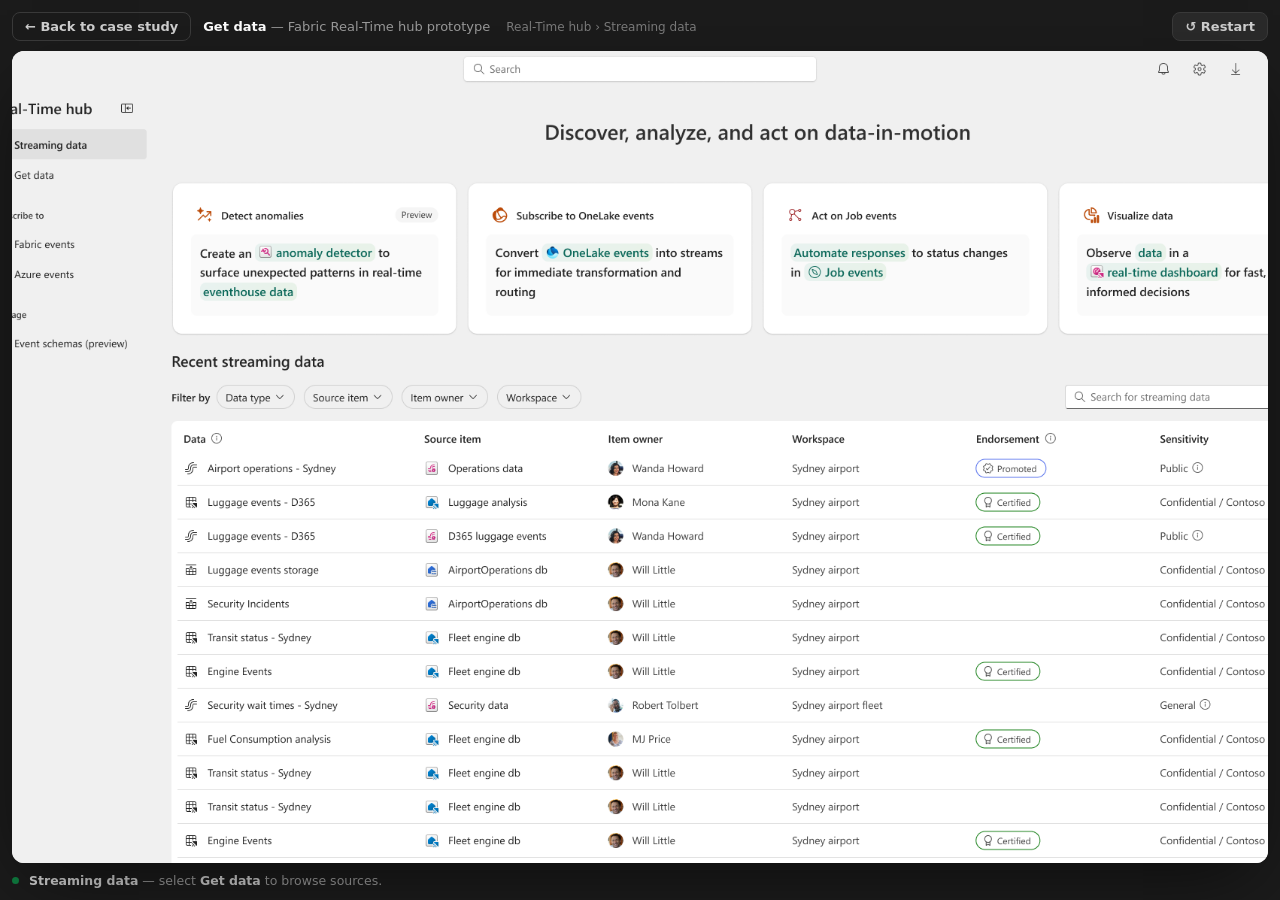
<file: prototype-getdata.html>
<!DOCTYPE html>
<html lang="en">
<head>
  <meta charset="UTF-8" />
  <meta name="viewport" content="width=device-width, initial-scale=1.0" />
  <title>Get data — Fabric Real-Time hub prototype</title>
  <meta name="description" content="Interactive 1:1 prototype of the Microsoft Fabric Real-Time hub Get data flow — browse streaming sources and run the connect wizard." />
  <style>
    :root {
      --fab-green: #0f7b3f;
      --ease: cubic-bezier(0.22, 1, 0.36, 1);
      --font: "Segoe UI", system-ui, -apple-system, "Helvetica Neue", Arial, sans-serif;
    }
    * { box-sizing: border-box; }
    html, body { height: 100%; margin: 0; }
    body {
      font-family: var(--font);
      background: #1b1b1b;
      color: #e8e8e8;
      -webkit-font-smoothing: antialiased;
      display: flex; flex-direction: column; align-items: center;
      gap: 10px; padding: 12px; height: 100vh; height: 100dvh; overflow: hidden;
    }
    button { font-family: inherit; cursor: pointer; }

    .topbar {
      width: 100%;
      display: flex; align-items: center; gap: 12px; flex: 0 0 auto;
    }
    .topbar a {
      display: inline-flex; align-items: center; gap: 0.4rem;
      text-decoration: none; font-weight: 600; font-size: 13px; color: #cfcfcf;
      padding: 6px 12px; border: 1px solid #3a3a3a; border-radius: 8px;
      transition: background 0.18s var(--ease), color 0.18s var(--ease);
    }
    .topbar a:hover { background: #2a2a2a; color: #fff; }
    .topbar__title { font-size: 13px; color: #9a9a9a; }
    .topbar__title strong { color: #fff; font-weight: 600; }
    .topbar__crumb { font-size: 12px; color: #7a7a7a; margin-left: 4px; }
    .topbar__reset {
      margin-left: auto; background: #2a2a2a; border: 1px solid #3a3a3a; color: #cfcfcf;
      border-radius: 8px; padding: 6px 12px; font-size: 13px; font-weight: 600;
    }
    .topbar__reset:hover { background: #333; color: #fff; }

    .stagewrap {
      flex: 1 1 auto; min-height: 0; width: 100%;
      display: flex; align-items: center; justify-content: center;
    }
    .device {
      height: 100%; width: auto; max-width: 100%;
      aspect-ratio: 16 / 9;
      border-radius: 12px; overflow: hidden; position: relative;
      box-shadow: 0 24px 70px -20px rgba(0,0,0,0.65);
      background: #faf9f8;
    }
    .screen { position: absolute; inset: 0; opacity: 0; pointer-events: none; transition: opacity 0.22s var(--ease); }
    .screen.is-active { opacity: 1; pointer-events: auto; }
    .screen img {
      display: block; width: 100%; height: 100%; object-fit: cover;
      user-select: none; -webkit-user-drag: none;
    }

    .spot {
      position: absolute; cursor: pointer; border-radius: 6px; border: 0;
      transition: background 0.15s var(--ease), box-shadow 0.18s var(--ease), transform 0.18s var(--ease);
      background: transparent;
    }
    /* Buttons / generic hotspots: subtle neutral hover (Figma-style) */
    .spot:hover { background: rgba(0,0,0,0.045); }
    .spot:active { background: rgba(0,0,0,0.07); }
    /* Source tile cards: elevation shadow + slight lift, no fill/stroke */
    .spot--card {
      border-radius: 8px;
      box-shadow: 0 0 0 0 rgba(0,0,0,0);
    }
    .spot--card:hover {
      background: transparent;
      transform: translateY(-2px);
      box-shadow: 0 8px 20px -6px rgba(0,0,0,0.22), 0 2px 6px -2px rgba(0,0,0,0.12);
    }
    .spot--card:active { transform: translateY(-1px); }
    .spot--close:hover { background: rgba(0,0,0,0.06); }
    .spot--map:hover { background: rgba(0,0,0,0.035); }

    /* Pulse guide on the primary action of each screen */
    .spot--cta::after {
      content: ""; position: absolute; inset: -3px; border-radius: 8px;
      box-shadow: 0 0 0 2px rgba(13,153,255,0.85); opacity: 0;
      animation: pulse 2s var(--ease) infinite; pointer-events: none;
    }
    @keyframes pulse {
      0% { opacity: 0.9; transform: scale(1); }
      70% { opacity: 0; transform: scale(1.12); }
      100% { opacity: 0; }
    }

    .hintbar {
      width: 100%; display: flex; align-items: center; gap: 10px; flex: 0 0 auto;
      font-size: 12.5px; color: #9a9a9a;
    }
    .hintbar .dot { width: 7px; height: 7px; border-radius: 50%; background: #0f7b3f; flex: 0 0 auto; }
    .hintbar strong { color: #cfcfcf; font-weight: 600; }

    @media (prefers-reduced-motion: reduce) {
      .spot--cta::after { animation: none; opacity: 0; }
    }
  </style>
</head>
<body>
  <div class="topbar">
    <a href="custom-connector.html">← Back to case study</a>
    <span class="topbar__title"><strong>Get data</strong> — Fabric Real-Time hub prototype</span>
    <span class="topbar__crumb" id="crumb"></span>
    <button class="topbar__reset" id="resetBtn" type="button">↺ Restart</button>
  </div>

  <div class="stagewrap">
    <div class="device" id="device"></div>
  </div>

  <div class="hintbar">
    <span class="dot"></span>
    <span id="hint"></span>
  </div>

  <script>
  (function () {
    "use strict";
    var BASE = "assets/getdata/";

    // Card grid for the Get data page (percent of the 1920×1080 frame).
    var colLefts = [17.6, 38.05, 58.5, 78.95];
    var cardW = 19.6, rowH = 8.8;
    var rows = [
      { top: 29.0, cols: 4 }, // Recommended row 1
      { top: 39.7, cols: 2 }, // Recommended row 2
      { top: 54.2, cols: 4 }, // A row 1
      { top: 65.0, cols: 4 }, // A row 2
      { top: 75.9, cols: 4 }, // A row 3
      { top: 86.8, cols: 1 }  // A row 4
    ];
    var cardSpots = [];
    rows.forEach(function (r) {
      for (var c = 0; c < r.cols; c++) {
        cardSpots.push({ x: colLefts[c], y: r.top, w: cardW, h: rowH, to: "connect", cls: "spot--card" });
      }
    });

    var wizClose = { x: 85.1, y: 12.2, w: 2.2, h: 3.0, cls: "spot--close" };

    var screens = {
      table: {
        img: "1-table.png",
        hint: "<strong>Streaming data</strong> — select <strong>Get data</strong> to browse sources.",
        spots: [ { x: 94.4, y: 40.6, w: 4.4, h: 3.7, to: "getdata", cls: "spot--cta" } ]
      },
      getdata: {
        img: "2-getdata.png",
        hint: "<strong>Add data</strong> — hover and select any streaming source card.",
        spots: cardSpots
      },
      connect: {
        img: "3-connect.png",
        hint: "<strong>Connect to source</strong> — choose a location on the map.",
        spots: [
          { x: 26.8, y: 40.0, w: 59.0, h: 40.0, to: "connectSel", cls: "spot--map spot--cta" },
          Object.assign({ to: "getdata" }, wizClose)
        ]
      },
      connectSel: {
        img: "4-connect-selected.png",
        hint: "<strong>Connect to source</strong> — location selected. Select <strong>Next</strong>.",
        spots: [
          { x: 29.4, y: 85.2, w: 3.0, h: 3.5, to: "stream", cls: "spot--cta" },
          { x: 26.2, y: 85.2, w: 2.9, h: 3.5, to: "getdata" },
          Object.assign({ to: "getdata" }, wizClose)
        ]
      },
      stream: {
        img: "5-stream.png",
        hint: "<strong>Stream</strong> — preview the incoming data, then select <strong>Next</strong>.",
        spots: [
          { x: 29.4, y: 85.2, w: 3.0, h: 3.5, to: "destination", cls: "spot--cta" },
          { x: 26.2, y: 85.2, w: 2.9, h: 3.5, to: "connectSel" },
          Object.assign({ to: "getdata" }, wizClose)
        ]
      },
      destination: {
        img: "6-destination.png",
        hint: "<strong>Destination + inspect</strong> (optional) — <strong>Skip for now</strong> or pick a destination.",
        spots: [
          { x: 32.9, y: 85.2, w: 4.8, h: 3.5, to: "review", cls: "spot--cta" },
          { x: 26.2, y: 85.2, w: 2.9, h: 3.5, to: "stream" },
          Object.assign({ to: "getdata" }, wizClose)
        ]
      },
      review: {
        img: "7-review.png",
        hint: "<strong>Review and create</strong> — select <strong>Create</strong> to finish.",
        spots: [
          { x: 29.5, y: 85.2, w: 3.2, h: 3.5, to: "done", cls: "spot--cta" },
          { x: 26.2, y: 85.2, w: 2.9, h: 3.5, to: "destination" },
          Object.assign({ to: "getdata" }, wizClose)
        ]
      }
    };

    var crumbs = {
      table: "Real-Time hub › Streaming data",
      getdata: "Real-Time hub › Get data",
      connect: "Get data › Connect to source",
      connectSel: "Get data › Connect to source",
      stream: "Get data › Stream",
      destination: "Get data › Destination + inspect",
      review: "Get data › Review and create"
    };

    var device = document.getElementById("device");
    var hintEl = document.getElementById("hint");
    var crumbEl = document.getElementById("crumb");
    var els = {};
    var current = null;

    Object.keys(screens).forEach(function (k) { var i = new Image(); i.src = BASE + screens[k].img; });

    function buildScreen(id) {
      var def = screens[id];
      var screen = document.createElement("div");
      screen.className = "screen";
      var img = document.createElement("img");
      img.src = BASE + def.img; img.alt = ""; img.draggable = false;
      screen.appendChild(img);
      def.spots.forEach(function (s) {
        var b = document.createElement("button");
        b.type = "button";
        b.className = "spot" + (s.cls ? " " + s.cls : "");
        b.style.left = s.x + "%"; b.style.top = s.y + "%";
        b.style.width = s.w + "%"; b.style.height = s.h + "%";
        b.setAttribute("aria-label", "Go to " + s.to);
        b.addEventListener("click", function (e) { e.stopPropagation(); go(s.to); });
        screen.appendChild(b);
      });
      device.appendChild(screen);
      return screen;
    }

    function go(id) {
      if (id === "done") { go("table"); return; }
      if (!screens[id]) return;
      if (!els[id]) els[id] = buildScreen(id);
      if (current && els[current]) els[current].classList.remove("is-active");
      els[id].classList.add("is-active");
      els[id].querySelectorAll(".spot--cta").forEach(function (n) {
        n.style.animation = "none"; void n.offsetWidth; n.style.animation = "";
      });
      current = id;
      hintEl.innerHTML = screens[id].hint;
      crumbEl.textContent = crumbs[id] || "";
    }

    document.getElementById("resetBtn").addEventListener("click", function () { go("table"); });
    document.addEventListener("keydown", function (e) {
      if (e.key === "Escape" && current && current !== "table" && current !== "getdata") go("getdata");
    });

    go("table");
  })();
  </script>
</body>
</html>
</file>
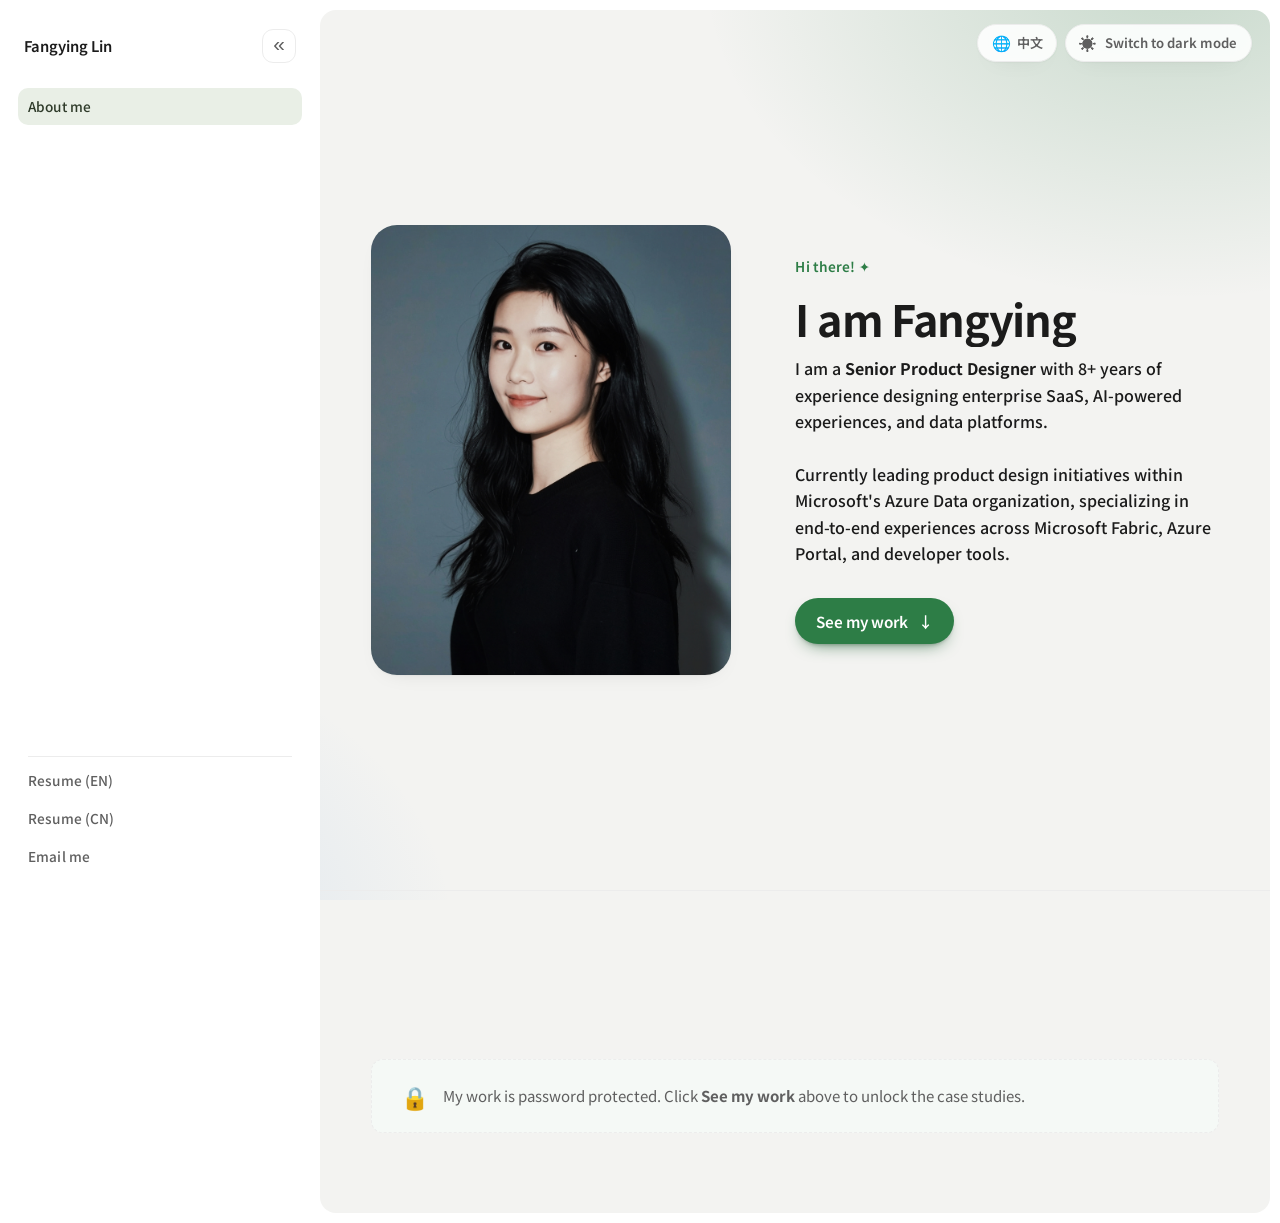
<file: schematize.html>
<!DOCTYPE html>
<html lang="en">
<head>
  <meta charset="UTF-8" />
  <meta name="viewport" content="width=device-width, initial-scale=1.0" />
  <title>Schematize-E2E-flow — Fangying Lin</title>
  <meta name="description" content="Microsoft Fabric Schematize-E2E-flow — an end-to-end schema-aware flow from source to typed destination." />
  <link rel="preconnect" href="https://fonts.googleapis.com" />
  <link rel="preconnect" href="https://fonts.gstatic.com" crossorigin />
  <link href="https://fonts.googleapis.com/css2?family=Noto+Sans+TC:wght@400;500;600;700&display=swap" rel="stylesheet" />
  <link rel="stylesheet" href="styles.css" />
  <script>
    // Apply saved theme before paint to avoid a flash.
    (function () {
      try {
        var t = localStorage.getItem("theme");
        if (!t) {
          t = window.matchMedia("(prefers-color-scheme: dark)").matches
            ? "dark"
            : "light";
        }
        document.documentElement.setAttribute("data-theme", t);
      } catch (e) {}
      // Case studies are locked until unlocked from the home page.
      try {
        if (localStorage.getItem("portfolio-unlocked") !== "1") {
          window.location.replace("index.html");
        }
      } catch (e) {}
    })();
  </script>
</head>
<body class="project-page">
  <div class="app" data-nav-collapsed="false">
    <button class="theme-switch" type="button" aria-label="Toggle dark mode" aria-pressed="false">
      <span class="theme-switch__icons" aria-hidden="true">
        <span class="theme-toggle__icon theme-toggle__icon--sun">☀</span>
        <span class="theme-toggle__icon theme-toggle__icon--moon">☾</span>
      </span>
      <span class="theme-switch__label">Switch to dark mode</span>
    </button>
    <div class="floating-controls">
      <button class="nav-reopen has-tip has-tip--right" type="button" aria-label="Open navigation" data-tip="Expand">
        <span aria-hidden="true">☰</span>
      </button>
    </div>
    <aside class="sidebar" aria-label="Primary">
      <div class="profile">
        <div class="profile__meta">
          <span class="profile__name">Fangying Lin</span>
        </div>
        <div class="profile__controls">
          <button class="square-btn nav-collapse has-tip" type="button" aria-label="Collapse navigation" data-tip="Collapse">
            <span class="nav-collapse__icon" aria-hidden="true">«</span>
          </button>
        </div>
      </div>

      <nav class="nav">
        <a class="nav__item" href="index.html#about">
          About me
        </a>

        <p class="nav__group">Microsoft Fabric</p>
        <a class="nav__item" href="eventstream.html">Eventstream in Microsoft Fabric</a>
        <a class="nav__item" href="business-events.html">Business Events in Microsoft Fabric</a>
        <a class="nav__item" href="custom-connector.html">Custom stream connector</a>
        <a class="nav__item" href="schematize.html">Schematize-E2E-flow</a>

        <p class="nav__group">Cornerstone Global Partner</p>
        <a class="nav__item" href="top20talent.html">Top20Talent Portal</a>

        <hr class="nav__divider" aria-hidden="true" />
        <a class="nav__item" href="assets/resume-fangying-lin-en.pdf" target="_blank" rel="noopener">Resume (EN)</a>
        <a class="nav__item" href="assets/resume-fangying-lin-cn.pdf" target="_blank" rel="noopener">Resume (CN)</a>
        <a class="nav__item" href="mailto:deniselin0114@gmail.com">Email me</a>
      </nav>
    </aside>

  <main class="proj">
    <div class="proj-hero reveal">
      <span class="proj-eyebrow">
        <span class="card__logo card__logo--fabric" aria-hidden="true"><svg class="card__logo-svg" viewBox="0 0 16 16"><path d="M7.60421 0H0V7.60421H7.60421V0Z" fill="#F25022"/><path d="M16.0007 0H8.39648V7.60421H16.0007V0Z" fill="#7FBA00"/><path d="M7.60421 8.39551H0V15.9997H7.60421V8.39551Z" fill="#00A4EF"/><path d="M16.0007 8.39551H8.39648V15.9997H16.0007V8.39551Z" fill="#FFB900"/></svg></span>
        Microsoft Fabric
      </span>
      <h1 class="proj-title">Schematize-E2E-flow</h1>
      <p class="proj-tagline">
        An end-to-end schema-aware flow — from source schema to typed
        destination, validated every step of the way.
      </p>
      <div class="proj-banner card__media--schematize" aria-hidden="true">
        <span class="media-glyph">✸</span>
      </div>
    </div>

    <section class="proj-section reveal">
      <span class="proj-kicker">Problem to solve</span>
      <h2>Schema drift broke pipelines silently</h2>
      <p>
        Without an end-to-end view of schema, a change at the source could
        quietly break everything downstream. Users needed the schema to be a
        first-class, visible part of the flow — not an afterthought.
      </p>
      <ul class="proj-highlights">
        <li>Schema changes propagated invisibly and broke destinations.</li>
        <li>No single source of truth for the shape of the data.</li>
        <li>Debugging meant tracing failures backwards through the pipeline.</li>
      </ul>
    </section>

    <section class="proj-section reveal">
      <span class="proj-kicker">Research &amp; validation</span>
      <h2>What we learned from users</h2>
      <p>
        Concept testing showed that making schema explicit and validating it at
        each hop gave users confidence to evolve their pipelines without fear
        of silent breakage.
      </p>
      <div class="proj-stats">
        <div class="proj-stat">
          <div class="proj-stat__num">8</div>
          <div class="proj-stat__label">Concept-test sessions</div>
        </div>
        <div class="proj-stat">
          <div class="proj-stat__num">90%</div>
          <div class="proj-stat__label">Found schema view valuable</div>
        </div>
        <div class="proj-stat">
          <div class="proj-stat__num">−41%</div>
          <div class="proj-stat__label">Schema-related incidents</div>
        </div>
      </div>
    </section>

    <section class="proj-section reveal">
      <span class="proj-kicker">Features</span>
      <h2>Explore the design</h2>
      <div class="feature feature--disabled">
        <div>
          <p class="feature__name">End-to-end schema validation</p>
          <p class="feature__desc">
            Schema is explicit and checked at every hop — from source through
            transforms to a typed destination.
          </p>
        </div>
        <a class="btn-prototype btn-prototype--ghost" href="#" aria-disabled="true">
          Prototype coming soon
        </a>
      </div>
    </section>
  </main>
  </div>

  <script src="script.js"></script>
</body>
</html>
</file>
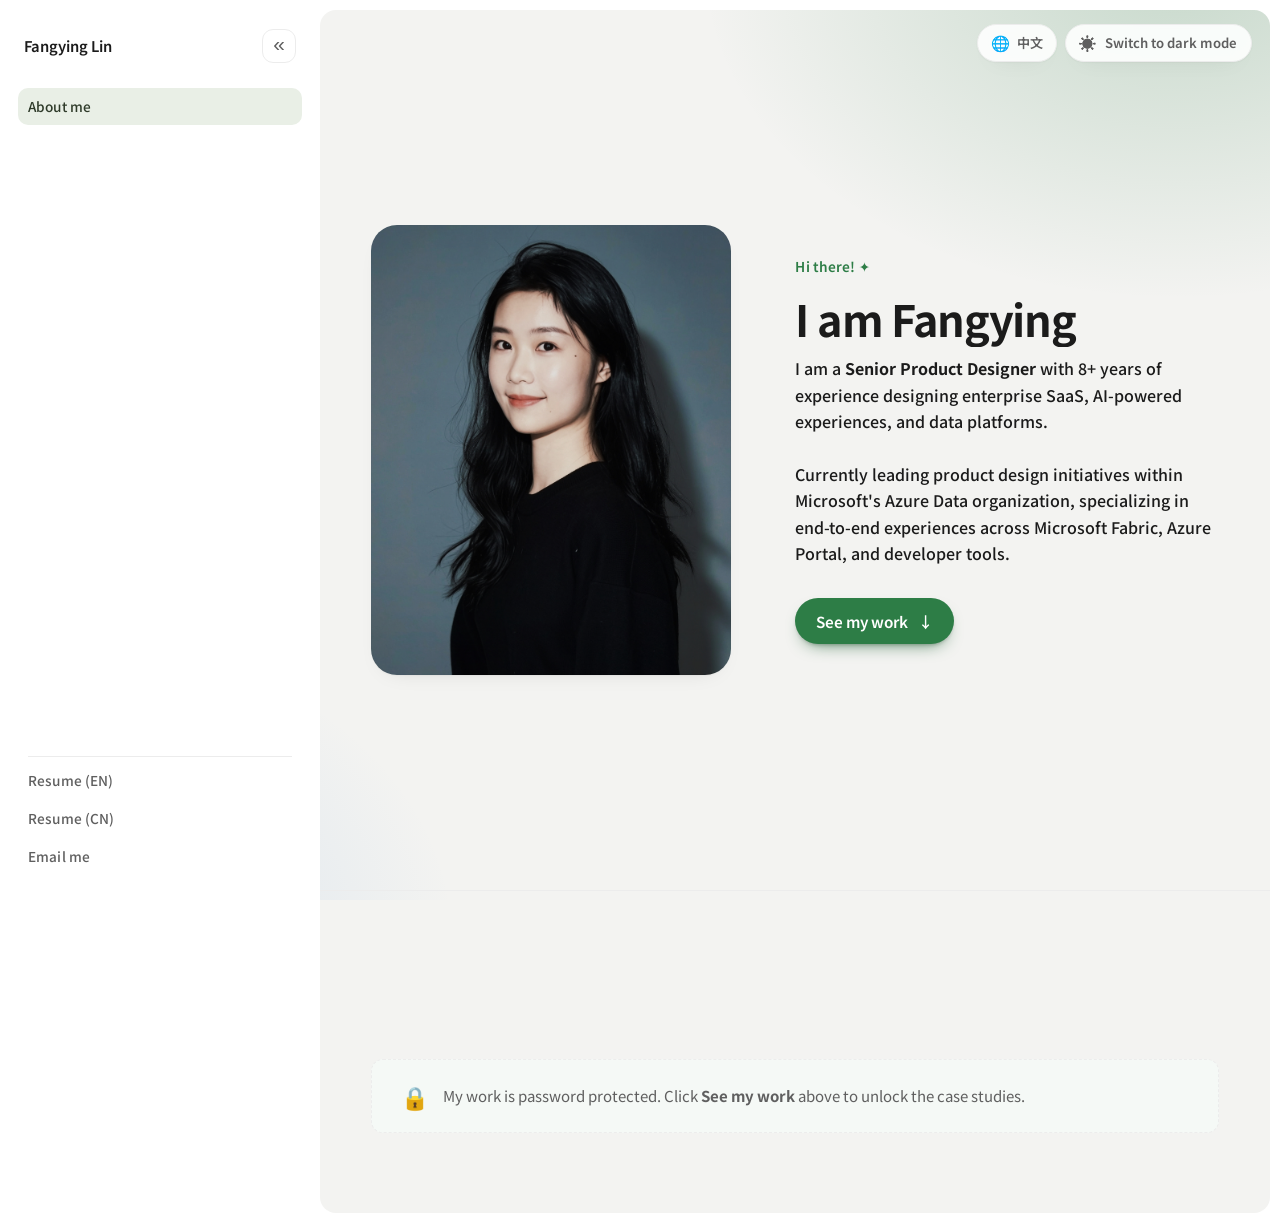
<file: top20talent.html>
<!DOCTYPE html>
<html lang="en">
<head>
  <meta charset="UTF-8" />
  <meta name="viewport" content="width=device-width, initial-scale=1.0" />
  <title>Top20Talent Portal — Fangying Lin</title>
  <meta name="description" content="Top20Talent — a B2C job-search platform. Redesigning the apply and register flow to lift conversion and reduce drop-off." />
  <link rel="preconnect" href="https://fonts.googleapis.com" />
  <link rel="preconnect" href="https://fonts.gstatic.com" crossorigin />
  <link href="https://fonts.googleapis.com/css2?family=Noto+Sans+TC:wght@400;500;600;700&display=swap" rel="stylesheet" />
  <link rel="stylesheet" href="styles.css" />
  <script>
    // Apply saved theme before paint to avoid a flash.
    (function () {
      try {
        var t = localStorage.getItem("theme");
        if (!t) {
          t = window.matchMedia("(prefers-color-scheme: dark)").matches
            ? "dark"
            : "light";
        }
        document.documentElement.setAttribute("data-theme", t);
      } catch (e) {}
      // Case studies are locked until unlocked from the home page.
      try {
        if (localStorage.getItem("portfolio-unlocked") !== "1") {
          window.location.replace("index.html");
        }
      } catch (e) {}
    })();
  </script>
</head>
<body class="project-page">
  <div class="app" data-nav-collapsed="false">
    <button class="theme-switch" type="button" aria-label="Toggle dark mode" aria-pressed="false">
      <span class="theme-switch__icons" aria-hidden="true">
        <span class="theme-toggle__icon theme-toggle__icon--sun">☀</span>
        <span class="theme-toggle__icon theme-toggle__icon--moon">☾</span>
      </span>
      <span class="theme-switch__label">Switch to dark mode</span>
    </button>
    <div class="floating-controls">
      <button class="nav-reopen has-tip has-tip--right" type="button" aria-label="Open navigation" data-tip="Expand">
        <span aria-hidden="true">☰</span>
      </button>
    </div>
    <aside class="sidebar" aria-label="Primary">
      <div class="profile">
        <div class="profile__meta">
          <span class="profile__name">Fangying Lin</span>
        </div>
        <div class="profile__controls">
          <button class="square-btn nav-collapse has-tip" type="button" aria-label="Collapse navigation" data-tip="Collapse">
            <span class="nav-collapse__icon" aria-hidden="true">«</span>
          </button>
        </div>
      </div>

      <nav class="nav">
        <a class="nav__item" href="index.html#about">
          About me
        </a>

        <p class="nav__group">Microsoft Fabric</p>
        <a class="nav__item" href="eventstream.html">Eventstream in Microsoft Fabric</a>
        <a class="nav__item" href="business-events.html">Business Events in Microsoft Fabric</a>
        <a class="nav__item" href="custom-connector.html">Custom stream connector</a>

        <p class="nav__group">Cornerstone Global Partner</p>
        <a class="nav__item" href="top20talent.html">Top20Talent Portal</a>

        <hr class="nav__divider" aria-hidden="true" />
        <a class="nav__item" href="assets/resume-fangying-lin-en.pdf" target="_blank" rel="noopener">Resume (EN)</a>
        <a class="nav__item" href="assets/resume-fangying-lin-cn.pdf" target="_blank" rel="noopener">Resume (CN)</a>
        <a class="nav__item" href="mailto:deniselin0114@gmail.com">Email me</a>
      </nav>
    </aside>

  <main class="proj">
    <div class="proj-hero reveal">
      <span class="proj-eyebrow">
        <span class="card__logo card__logo--top20" aria-hidden="true"><svg class="card__logo-svg" viewBox="0 0 24 24" fill="none" xmlns="http://www.w3.org/2000/svg"><polygon points="3,4 14,2 17,9.5 6,11.5" fill="#9e1c20"/><polygon points="7,12.5 18,10.5 21,18 10,20" fill="#d92b21"/></svg></span>
        Cornerstone Global Partner
      </span>
      <h1 class="proj-title">Top20Talent Portal</h1>
      <p class="proj-tagline">
        Product Design — a B2C job-search platform. Redesigning the apply &amp;
        register flow to lift conversion and reduce drop-off.
      </p>
      <div class="proj-banner card__media--top20 t20-stage" aria-hidden="true">
        <div class="t20-window">
          <div class="t20-window__bar">
            <span class="t20-dot"></span>
            <span class="t20-dot"></span>
            <span class="t20-dot"></span>
            <span class="t20-url">top20talent.com</span>
          </div>
          <div class="t20-screen">
            <div class="t20-reel">
              <img class="t20-frame" loading="lazy" alt=""
                src="https://uploads-ssl.webflow.com/60fd57bc90489c5a4f77275e/619cb849a96ceb590cc76ad1_5.png" />
              <img class="t20-frame" loading="lazy" alt=""
                src="https://uploads-ssl.webflow.com/60fd57bc90489c5a4f77275e/619cb80ebb2a7f467cdc1613_Screen%20Shot%202021-11-23%20at%205.39.37%20PM.png" />
              <img class="t20-frame" loading="lazy" alt=""
                src="https://uploads-ssl.webflow.com/60fd57bc90489c5a4f77275e/619cb849a5b8a0e606b33b38_2.png" />
              <img class="t20-frame" loading="lazy" alt=""
                src="https://uploads-ssl.webflow.com/60fd57bc90489c5a4f77275e/619cb84a562c87caf4e1df3a_6.png" />
              <img class="t20-frame" loading="lazy" alt=""
                src="https://uploads-ssl.webflow.com/60fd57bc90489c5a4f77275e/619cbcc1bb2a7f6fdfdc321d_Screen%20Shot%202021-11-23%20at%206.02.40%20PM.png" />
              <img class="t20-frame" loading="lazy" alt=""
                src="https://uploads-ssl.webflow.com/60fd57bc90489c5a4f77275e/619cb849a96ceb590cc76ad1_5.png" />
            </div>
          </div>
        </div>
      </div>
    </div>

    <section class="proj-section reveal">
      <span class="proj-kicker">Context</span>
      <h2>A B2C platform for job seekers</h2>
      <p>
        Top20Talent is a B2C platform I worked on at Cornerstone Global Partner,
        a head-hunting company. One of my main roles there was to support and
        enhance the design of Top20Talent — a portal where job seekers search
        for high-quality roles head-hunters are working on, manage their
        CV/profile, and easily apply and get contacted by head-hunters.
      </p>
      <p>
        This case study focuses on how I enhanced the application/register
        process — how I discovered UX problems based on user behavior, and how I
        designed the solutions using UX research methods and UI design.
      </p>
      <p>
        These strategies were designed under real constraints: a short-handed
        development team and a limited budget. The goal was to use the lowest
        cost to meet the must-have requirements.
      </p>
    </section>

    <section class="proj-section reveal">
      <span class="proj-kicker">Overview</span>
      <h2>Low registration and low application conversion</h2>
      <p>
        Top20Talent had a low registration count and a low conversion rate on
        applications. Stakeholders (partners/directors) wanted us to find a way
        to increase the conversion rate and the number of completed
        applications/registrations.
      </p>
      <p>I designed solutions to enhance three distinct conversion issues:</p>
      <ul class="proj-highlights">
        <li>
          <strong>Application Start → Application Finish:</strong> redesign the
          application/registering flow.
        </li>
        <li>
          <strong>Job View → Application Start:</strong> enhance the job
          match/search quality.
        </li>
        <li>
          <strong>Internal job publishing rate:</strong> auto job-description
          display.
        </li>
      </ul>
    </section>

    <section class="proj-section reveal">
      <span class="proj-kicker">Problem defining</span>
      <h2>Following the data to the drop-off</h2>
      <p>
        According to the data-tracking system, the main traffic to the job
        description page — where candidates register and apply — came from job
        floating EDMs. Over 80% of job seekers (64.3% from EDM campaigns + 16.3%
        from job-portal visitors) reached the job description page after
        receiving a job-ad EDM from the marketing team.
      </p>
      <figure class="proj-figure">
        <img
          class="proj-figure__img proj-figure__img--dark"
          src="https://uploads-ssl.webflow.com/60fd57bc90489c5a4f77275e/6114e71234b9b55c0067c364_channels-p-1600.png"
          alt="Breakdown of traffic channels and sources reaching the job description page"
          loading="lazy"
        />
        <figcaption class="proj-figure__cap">
          Channels &amp; sources — over 80% of candidates reach the job
          description page via job-ad EDMs.
        </figcaption>
      </figure>
      <p>
        Looking at the conversion rate (Jan 1 – Feb 26), I noticed three issues:
      </p>
      <ul class="proj-highlights">
        <li>Low conversion from viewing a job description to clicking apply.</li>
        <li>
          Low conversion from the job overview page (the search engine) to a job
          description page.
        </li>
        <li>High drop-off rate during the apply/register flow.</li>
      </ul>
      <figure class="proj-figure">
        <img
          class="proj-figure__img proj-figure__img--dark"
          src="https://uploads-ssl.webflow.com/60fd57bc90489c5a4f77275e/6114e4d7885f4025c75a0302_views%20and%20rates-p-1600.png"
          alt="Job views and conversion rates showing low apply conversion and high drop-off"
          loading="lazy"
        />
        <figcaption class="proj-figure__cap">
          Views &amp; conversion rates — surfacing the low apply conversion and
          high drop-off across the funnel.
        </figcaption>
      </figure>
      <p>From here, I framed the research around three opportunities:</p>
      <ul class="proj-highlights">
        <li>
          <strong>WHO</strong> — who are our EDM receivers? How do we select the
          right users to float job ads to, and define our target audience among
          a large database?
        </li>
        <li>
          <strong>WHAT</strong> — what jobs/ads are we sending? If we have the
          right users but they still don't apply, is it a matching issue, and
          how do we improve match quality?
        </li>
        <li>
          <strong>HOW</strong> — the process of applying: the UI and UX from job
          description to register page. With the right people and right jobs,
          why is drop-off still high?
        </li>
      </ul>
    </section>

    <section class="proj-section reveal">
      <span class="proj-kicker">Project planning</span>
      <h2>A four-phase plan</h2>
      <ul class="proj-highlights">
        <li>
          <strong>Define</strong> — project goal, problem understanding,
          stakeholder expectations, timeline, background information.
        </li>
        <li>
          <strong>Research</strong> — Hotjar review (user-behavior study),
          competitive analysis, user interviews, persona/user-journey map,
          follow-up research.
        </li>
        <li>
          <strong>Design &amp; groom features</strong> — design solutions,
          feature/user-story grooming, design + prototype, stakeholder feedback.
        </li>
        <li>
          <strong>Evaluate</strong> — usability testing, stakeholder feedback,
          event tracking, kickoff meeting with developers.
        </li>
      </ul>
      <figure class="proj-figure">
        <img
          class="proj-figure__img"
          src="https://uploads-ssl.webflow.com/60fd57bc90489c5a4f77275e/6114f6a68435e608a7b6da59_%F0%9F%92%BB%20(B2C)%20Top20Talent%20Application%20Flow%20improvements%20(WSJF_8.5)%20(2-p-500.jpeg"
          alt="Project plan outline for the Top20Talent application flow improvements, prioritized with WSJF"
          loading="lazy"
        />
        <figcaption class="proj-figure__cap">
          The project plan outline — scoped and prioritized with WSJF.
        </figcaption>
      </figure>
    </section>

    <section class="proj-section reveal">
      <span class="proj-kicker">Research methods</span>
      <h2>How I researched</h2>
      <ul class="proj-highlights">
        <li>
          <strong>Competitive analysis</strong> — registered and applied on
          competitor sites like Talent Pair to study their workflows.
        </li>
        <li>
          <strong>Hotjar recording</strong> — filtered visitor screen
          recordings by keywords like “job application” and reviewed 80+ of
          them.
        </li>
        <li>
          <strong>User interviews / surveys</strong> — reached out to users for
          their experiences via phone interviews and surveys.
        </li>
        <li>
          <strong>Usability tests</strong> — sat down with friends looking for
          jobs, family members, and new Cornerstone employees to run tests.
        </li>
      </ul>
      <p>
        I recorded all findings, observations, interpretations, and insights in
        Airtable:
      </p>
      <div class="proj-embed">
        <iframe
          src="https://airtable.com/embed/appx0peCAjSdWqYD1/shr7tWxaJbTPQbK6i/tbllK72b9D4VtkG1p?viewControls=on"
          title="Top20Talent research findings in Airtable"
          loading="lazy"
        ></iframe>
      </div>
    </section>

    <section class="proj-section reveal">
      <span class="proj-kicker">Findings &amp; insights</span>
      <h2>Five problems, five directions</h2>

      <h3 class="feature__name">1. Candidates got stuck when registering to apply</h3>
      <p>
        First-time users must finish registration while applying. The original
        flow skipped profile-filling and immediately redirected to the register
        page to land candidates quickly — but this created confusion. Looking at
        competitors like Career International and LinkedIn, one solution is to
        “slow down” the redirect and add explicit instructions like “currently
        at step 2 out of 2”.
      </p>

      <h3 class="feature__name">2. Candidates were confused about getting “published”</h3>
      <p>
        Candidates are encouraged to complete as much of their profile as
        possible; consultants then review and make it public for clients to
        search. To be “published”, candidates must complete a certain amount of
        information — but they don't know which fields are required. The
        “required” vs. “optional” distinction wasn't obvious enough; the profile
        editing pages needed UI/UX improvements.
      </p>

      <h3 class="feature__name">3. Candidates weren't followed up in time</h3>
      <p>
        A repeated complaint was a lack of follow-up. Interviews with consultants
        revealed candidates often had no resume attached, didn't qualify, or the
        role was closed. Two fixes: improve job descriptions to be comprehensive
        on experience requirements, and optimize communications such as email and
        text messaging.
      </p>

      <h3 class="feature__name">4. Candidates couldn't find a matching job</h3>
      <p>
        Search yielded few matches because the job publishing rate was low —
        7,488 live job orders with no offer made yet, but only 1,285 (17%)
        displayed on the portal. Publishing takes time to write descriptions, and
        applications often don't match. One solution: AI pre-fill the job
        description based on the selected function/industry.
      </p>

      <h3 class="feature__name">5. Candidates didn't know if they had applied</h3>
      <p>
        A one-click apply for registered users showed an “applied successfully”
        toast that disappeared in 5 seconds with no review or confirmation. The
        fix: still record the one click as a successful application, but redirect
        to a CV-selecting/profile-editing page so candidates can update their
        profile and confirm their application.
      </p>
    </section>

    <section class="proj-section reveal">
      <span class="proj-kicker">Personas</span>
      <h2>Who we designed for</h2>

      <div class="feature feature--static">
        <div>
          <p class="feature__name">Jessie Lee</p>
          <p class="feature__desc">
            27, Production Engineer, Beijing, single, American-born Chinese.
            Bilingual developer with 5 years' experience, actively looking for a
            work-life-balanced role with a fair raise. Goals: search efficiently,
            find culturally-matched opportunities, stay updated on new matches.
            Frustrations: unclear company culture, no follow-up, confusing
            registration, and uncertainty about whether she's applied.
          </p>
        </div>
      </div>

      <div class="feature feature--static">
        <div>
          <p class="feature__name">Simon Liu</p>
          <p class="feature__desc">
            53, CTO, Chinese living overseas, married, relocating to Shanghai. 30
            years in pharmaceuticals; approached directly by a consultant before
            registering. Goals: be matched and floated relevant jobs, and find a
            long-term career consultant familiar with the China market.
            Frustrations: didn't know how to apply to floated jobs and gave up
            when he got stuck.
          </p>
        </div>
      </div>

      <p>
        The user journey map showed the core failure point: for a non-registered
        candidate, clicking apply immediately redirected to sign-up with no
        explanation; for a registered candidate, “one-click apply” submitted
        instantly without the user noticing. The flow was meant to streamline
        applying, but the big skip and lack of UI indication caused a major drop
        in conversion — users questioned the sudden redirect and lost track of
        where they were.
      </p>
    </section>

    <section class="proj-section reveal">
      <span class="proj-kicker">Solution &amp; feature grooming</span>
      <h2>Redesigning the register-to-apply workflow</h2>
      <p>
        After candidate interviews and reviewing competitor solutions, I
        redesigned the register-to-complete-application workflow to fix problems
        1 and 5:
      </p>
      <ul class="proj-highlights">
        <li>Include steps for registering, e.g. “step 2 out of 2”.</li>
        <li>Add an explicit title for each step.</li>
        <li>Remove the misleading overlay-applying interaction.</li>
        <li>
          For registered candidates, after clicking apply, redirect to a “select
          a resume file” or “update your profile” page.
        </li>
      </ul>
      <p>
        I presented the UI prototype to stakeholders, and after approval, groomed
        features and user stories using an Agile product-management method.
      </p>
      <figure class="proj-figure">
        <img
          class="proj-figure__img"
          src="https://uploads-ssl.webflow.com/60fd57bc90489c5a4f77275e/611535c8bffed5b17eecfadc_Screen%20Shot%202021-08-12%20at%2010.52.16%20PM.png"
          alt="UI prototype of the redesigned register-and-apply flow presented to stakeholders"
          loading="lazy"
        />
        <figcaption class="proj-figure__cap">
          The UI prototype presented to stakeholders for sign-off.
        </figcaption>
      </figure>
      <figure class="proj-figure">
        <img
          class="proj-figure__img"
          src="https://uploads-ssl.webflow.com/60fd57bc90489c5a4f77275e/6114cfda3c97ab2014e27ff2_register.gif"
          alt="Animated walkthrough of a candidate moving through the redesigned Top20Talent register-and-apply flow"
          loading="lazy"
        />
        <figcaption class="proj-figure__cap">
          The redesigned register-and-apply flow — candidates move through clear,
          explicit steps instead of an abrupt redirect.
        </figcaption>
      </figure>
    </section>

    <section class="proj-section reveal">
      <span class="proj-kicker">UI kit &amp; design rules</span>
      <h2>Consistency through a shared system</h2>
      <p>
        Our UI kit includes UI symbols, typography rules, colors, and more. Once
        a design idea was sorted, we reused as many existing symbols and icons as
        possible. Using these rules, I created the final design in Sketch.
      </p>
      <p>
        My role also included managing the UI kit — owning the shared symbols,
        forms, and icons, and making sure the product's look and feel stayed
        consistent and followed the patterns we wanted across the whole
        candidate-facing experience.
      </p>
      <div class="proj-gallery">
        <figure class="proj-gallery__item">
          <img
            class="proj-gallery__img"
            src="https://uploads-ssl.webflow.com/60fd57bc90489c5a4f77275e/619ca585a75d78365c6fbf6f_Concrete%20symbols-p-3200.png"
            alt="UI kit — concrete symbols"
            loading="lazy"
          />
        </figure>
        <figure class="proj-gallery__item">
          <img
            class="proj-gallery__img"
            src="https://uploads-ssl.webflow.com/60fd57bc90489c5a4f77275e/619ca93d562c8705b1e1994d_Form.png"
            alt="UI kit — form components"
            loading="lazy"
          />
        </figure>
        <figure class="proj-gallery__item">
          <img
            class="proj-gallery__img"
            src="https://uploads-ssl.webflow.com/60fd57bc90489c5a4f77275e/619caa2338b2025c3687765d_Icons.png"
            alt="UI kit — icon set"
            loading="lazy"
          />
        </figure>
      </div>
    </section>

    <section class="proj-section reveal">
      <span class="proj-kicker">More about this platform</span>
      <h2>More screens</h2>
      <p>A few more views from across the candidate-facing product.</p>
      <div class="proj-gallery">
        <figure class="proj-gallery__item">
          <img class="proj-gallery__img" loading="lazy"
            src="https://uploads-ssl.webflow.com/60fd57bc90489c5a4f77275e/619cb849a96ceb590cc76ad1_5.png"
            alt="Top20Talent screen" />
        </figure>
        <figure class="proj-gallery__item">
          <img class="proj-gallery__img" loading="lazy"
            src="https://uploads-ssl.webflow.com/60fd57bc90489c5a4f77275e/619cb80ebb2a7f467cdc1613_Screen%20Shot%202021-11-23%20at%205.39.37%20PM.png"
            alt="Top20Talent screen" />
        </figure>
        <figure class="proj-gallery__item">
          <img class="proj-gallery__img" loading="lazy"
            src="https://uploads-ssl.webflow.com/60fd57bc90489c5a4f77275e/619cb849a5b8a0e606b33b38_2.png"
            alt="Top20Talent screen" />
        </figure>
        <figure class="proj-gallery__item">
          <img class="proj-gallery__img" loading="lazy"
            src="https://uploads-ssl.webflow.com/60fd57bc90489c5a4f77275e/619cb84a562c87caf4e1df3a_6.png"
            alt="Top20Talent screen" />
        </figure>
        <figure class="proj-gallery__item">
          <img class="proj-gallery__img" loading="lazy"
            src="https://uploads-ssl.webflow.com/60fd57bc90489c5a4f77275e/619cbcc1bb2a7f6fdfdc321d_Screen%20Shot%202021-11-23%20at%206.02.40%20PM.png"
            alt="Top20Talent screen" />
        </figure>
        <figure class="proj-gallery__item">
          <img class="proj-gallery__img" loading="lazy"
            src="https://uploads-ssl.webflow.com/60fd57bc90489c5a4f77275e/619cb848ef5e406ad09621da_3.png"
            alt="Top20Talent screen" />
        </figure>
        <figure class="proj-gallery__item">
          <img class="proj-gallery__img" loading="lazy"
            src="https://uploads-ssl.webflow.com/60fd57bc90489c5a4f77275e/619cbcefae033d5e79f1ed28_Screen%20Shot%202021-11-23%20at%206.03.01%20PM.png"
            alt="Top20Talent screen" />
        </figure>
        <figure class="proj-gallery__item">
          <img class="proj-gallery__img" loading="lazy"
            src="https://uploads-ssl.webflow.com/60fd57bc90489c5a4f77275e/61a39c0f78986a7fc170b608_conversation2.png"
            alt="Candidate–consultant conversation view" />
        </figure>
        <figure class="proj-gallery__item">
          <img class="proj-gallery__img" loading="lazy"
            src="https://uploads-ssl.webflow.com/60fd57bc90489c5a4f77275e/61a39bcc2b9190fb657d0879_Application%20tracking%20mobile%20feed%20bk%20for%201st%20interview.png"
            alt="Application tracking mobile feed for first interview" />
        </figure>
        <figure class="proj-gallery__item">
          <img class="proj-gallery__img" loading="lazy"
            src="https://uploads-ssl.webflow.com/60fd57bc90489c5a4f77275e/61a39b4567abe34393eb3a60_desktop%20-%20no%20recommendation%20found%20copy%207.png"
            alt="Desktop empty state — no recommendation found" />
        </figure>
        <figure class="proj-gallery__item">
          <img class="proj-gallery__img" loading="lazy"
            src="https://uploads-ssl.webflow.com/60fd57bc90489c5a4f77275e/61a3994a864af97ddee19574_add%20email%20or%20phone%20no.%20when%20applying.png"
            alt="Add email or phone number when applying" />
        </figure>
        <figure class="proj-gallery__item">
          <img class="proj-gallery__img" loading="lazy"
            src="https://uploads-ssl.webflow.com/60fd57bc90489c5a4f77275e/61a37c0532e7366224213b97_Refer%20by%20email%20clicked.png"
            alt="Refer a friend by email flow" />
        </figure>
      </div>
    </section>
  </main>
  </div>

  <script src="script.js"></script>
</body>
</html>
</file>
<file: styles.css>
/* ════════════════════════════════════════════════════════════
   Fangying Lin — Portfolio
   Sidebar + card-grid layout. Light, soft, app-like — modeled on
   a clean case-studies dashboard: fixed left nav, a rounded
   content panel, centered headline, and a 2-column card grid.
═════════════════════════════════════════════════════════════ */

/* ── Tokens ────────────────────────────────────────────────── */
:root {
  --bg: #ffffff;
  --panel: #f3f3f1;
  --card: #ffffff;
  --ink: #1b1b1b;
  --ink-soft: #8c8c8c;
  --ink-mid: #5f5f5f;
  --line: #ececec;
  --hover: #f4f4f3;
  --active: #e9efe6;
  --active-ink: #2f3b2a;
  --accent: #2d7d46;
  --radius: 18px;
  --radius-lg: 26px;
  --sidebar-w: 320px;
  --font: "Noto Sans TC", system-ui, -apple-system, "Segoe UI", sans-serif;
  --ease: cubic-bezier(0.22, 1, 0.36, 1);
  --shadow-card: 0 1px 2px rgba(0, 0, 0, 0.04),
    0 8px 24px -16px rgba(0, 0, 0, 0.18);
}

/* ── Dark theme ────────────────────────────────────────────── */
[data-theme="dark"] {
  --bg: #131316;
  --panel: #1b1b1f;
  --card: #202024;
  --ink: #f2f2f3;
  --ink-soft: #8a8a92;
  --ink-mid: #b5b5be;
  --line: #2e2e34;
  --hover: #26262b;
  --active: #243425;
  --active-ink: #cfe6cf;
  --accent: #5cc47e;
  --shadow-card: 0 1px 2px rgba(0, 0, 0, 0.4),
    0 8px 24px -16px rgba(0, 0, 0, 0.7);
}

html {
  background: var(--bg);
}

body,
.app,
.sidebar,
.panel,
.card {
  transition: background 0.25s var(--ease), color 0.25s var(--ease),
    border-color 0.25s var(--ease);
}

*,
*::before,
*::after {
  box-sizing: border-box;
}

html {
  scroll-behavior: smooth;
}

body {
  margin: 0;
  background: var(--bg);
  color: var(--ink);
  font-family: var(--font);
  font-size: 15px;
  line-height: 1.5;
  -webkit-font-smoothing: antialiased;
}

a {
  color: inherit;
  text-decoration: none;
}

svg {
  display: block;
}

/* ── App shell ─────────────────────────────────────────────── */
.app {
  display: grid;
  grid-template-columns: var(--sidebar-w) 1fr;
  min-height: 100vh;
  transition: grid-template-columns 0.34s var(--ease);
}

.app[data-nav-collapsed="true"] {
  grid-template-columns: 0px 1fr;
}

/* ── Sidebar ───────────────────────────────────────────────── */
.sidebar {
  position: sticky;
  top: 0;
  align-self: start;
  height: 100vh;
  padding: 1.6rem 1.1rem;
  display: flex;
  flex-direction: column;
  gap: 1.4rem;
  overflow-x: hidden;
  overflow-y: auto;
  transition: opacity 0.24s var(--ease), transform 0.34s var(--ease);
}

.app[data-nav-collapsed="true"] .sidebar {
  opacity: 0;
  transform: translateX(-12px);
  pointer-events: none;
}

/* Control buttons (collapse) — rounded square to match floating reopen */
.profile__controls {
  flex: 0 0 auto;
  margin-left: auto;
  display: flex;
  align-items: center;
  gap: 0.4rem;
}

.square-btn {
  flex: 0 0 auto;
  width: 34px;
  height: 34px;
  display: grid;
  place-items: center;
  position: relative;
  -webkit-appearance: none;
  appearance: none;
  border: 1px solid var(--line);
  border-radius: 11px;
  background: var(--card);
  color: var(--ink-mid);
  font-size: 0.95rem;
  line-height: 1;
  cursor: pointer;
  transition: background 0.18s var(--ease), border-color 0.18s var(--ease),
    color 0.18s var(--ease), transform 0.18s var(--ease);
}

.square-btn:hover {
  background: var(--hover);
  color: var(--ink);
}

.square-btn:focus-visible {
  outline: 2px solid var(--accent);
  outline-offset: 2px;
}

.square-btn:active {
  transform: scale(0.9);
}

.nav-collapse:hover {
  transform: translateX(-2px);
}

.nav-collapse__icon {
  font-size: 1.3rem;
  font-weight: 500;
  margin-top: -2px;
}

/* ── Tooltips ──────────────────────────────────────────────── */
.has-tip::after {
  content: attr(data-tip);
  position: absolute;
  bottom: calc(100% + 8px);
  left: 50%;
  transform: translateX(-50%) translateY(4px);
  z-index: 50;
  padding: 0.32rem 0.6rem;
  border-radius: 7px;
  background: var(--ink);
  color: var(--bg);
  font-size: 0.72rem;
  font-weight: 600;
  line-height: 1;
  white-space: nowrap;
  opacity: 0;
  pointer-events: none;
  transition: opacity 0.18s var(--ease), transform 0.18s var(--ease);
}

.has-tip:hover::after,
.has-tip:focus-visible::after {
  opacity: 1;
  transform: translateX(-50%) translateY(0);
}

/* Reopen button tooltip points to the right (button hugs left edge) */
.has-tip--right::after {
  bottom: 50%;
  left: calc(100% + 8px);
  transform: translateY(50%) translateX(-4px);
}

.has-tip--right:hover::after,
.has-tip--right:focus-visible::after {
  transform: translateY(50%) translateX(0);
}

/* Floating reopen button (visible when collapsed) */
.floating-controls {
  position: fixed;
  top: 1rem;
  left: 1rem;
  z-index: 40;
  display: flex;
  align-items: center;
  gap: 0.5rem;
}

.nav-reopen {
  width: 40px;
  height: 40px;
  display: grid;
  place-items: center;
  -webkit-appearance: none;
  appearance: none;
  border: 1px solid var(--line);
  border-radius: 12px;
  background: var(--card);
  color: var(--ink);
  font-size: 1.1rem;
  line-height: 1;
  cursor: pointer;
  box-shadow: var(--shadow-card);
  opacity: 0;
  transform: scale(0.85);
  pointer-events: none;
  transition: opacity 0.22s var(--ease), transform 0.22s var(--ease),
    background 0.18s var(--ease);
}

.app[data-nav-collapsed="true"] .nav-reopen {
  opacity: 1;
  transform: scale(1);
  pointer-events: auto;
}

.nav-reopen:hover {
  background: var(--hover);
}

.nav-reopen:focus-visible {
  outline: 2px solid var(--accent);
  outline-offset: 2px;
}

.profile {
  display: flex;
  align-items: center;
  gap: 0.7rem;
  padding: 0.2rem 0.4rem;
}

.profile__meta {
  display: flex;
  flex-direction: column;
  line-height: 1.25;
}

.profile__name {
  font-weight: 600;
  font-size: 0.92rem;
}

.profile__role {
  font-size: 0.8rem;
  color: var(--ink-soft);
}

/* ── Theme switch (sticky, top-right) ──────────────────────── */
/* Grouped top-right controls (language + theme) */
.top-controls {
  position: fixed;
  top: 1.5rem;
  right: 1.75rem;
  z-index: 45;
  display: flex;
  align-items: center;
  gap: 0.5rem;
}
.top-controls .theme-switch {
  position: static;
  top: auto;
  right: auto;
}
.lang-switch {
  display: inline-flex;
  align-items: center;
  gap: 0.4rem;
  height: 38px;
  padding: 0 0.85rem;
  -webkit-appearance: none;
  appearance: none;
  border: 1px solid var(--line);
  border-radius: 999px;
  background: color-mix(in srgb, var(--card) 88%, transparent);
  backdrop-filter: saturate(160%) blur(10px);
  color: var(--ink-mid);
  font-family: inherit;
  font-size: 0.82rem;
  font-weight: 600;
  line-height: 1;
  cursor: pointer;
  box-shadow: var(--shadow-card);
  transition: background 0.18s var(--ease), border-color 0.18s var(--ease),
    color 0.18s var(--ease), transform 0.18s var(--ease);
}
.lang-switch:hover {
  color: var(--ink);
  border-color: color-mix(in srgb, var(--accent) 40%, var(--line));
  transform: translateY(-1px);
}
.lang-switch:focus-visible {
  outline: 2px solid var(--accent);
  outline-offset: 2px;
}
.lang-switch__icon { font-size: 0.95rem; line-height: 1; }

/* AI-translation warning shown at the top of detail pages in Chinese mode */
.ai-translation-warning {
  position: relative;
  z-index: 4;
  display: flex;
  align-items: center;
  gap: 0.5rem;
  margin: 0 0 1.6rem;
  padding: 0.7rem 1rem;
  border: 1px solid color-mix(in srgb, #e0a13a 55%, var(--line));
  background: color-mix(in srgb, #e0a13a 13%, var(--card));
  color: var(--ink);
  border-radius: 10px;
  font-size: 0.9rem;
  line-height: 1.5;
}

.theme-switch {
  position: fixed;
  top: 1.5rem;
  right: 1.75rem;
  z-index: 45;
  display: inline-flex;
  align-items: center;
  gap: 0.5rem;
  height: 38px;
  padding: 0 0.85rem 0 0.7rem;
  -webkit-appearance: none;
  appearance: none;
  border: 1px solid var(--line);
  border-radius: 999px;
  background: color-mix(in srgb, var(--card) 88%, transparent);
  backdrop-filter: saturate(160%) blur(10px);
  color: var(--ink-mid);
  font-family: inherit;
  font-size: 0.82rem;
  font-weight: 600;
  line-height: 1;
  cursor: pointer;
  box-shadow: var(--shadow-card);
  transition: background 0.18s var(--ease), border-color 0.18s var(--ease),
    color 0.18s var(--ease), transform 0.18s var(--ease);
}

.theme-switch:hover {
  background: var(--card);
  color: var(--ink);
  border-color: var(--ink-soft);
}

.theme-switch:active {
  transform: scale(0.96);
}

.theme-switch:focus-visible {
  outline: 2px solid var(--accent);
  outline-offset: 2px;
}

.theme-switch__icons {
  position: relative;
  display: grid;
  place-items: center;
  width: 20px;
  height: 20px;
}

.theme-toggle__icon {
  grid-area: 1 / 1;
  font-size: 1.05rem;
  line-height: 1;
  -webkit-text-stroke: 0.3px currentColor;
  transition: opacity 0.2s var(--ease), transform 0.3s var(--ease);
}

.theme-switch__icons .theme-toggle__icon {
  grid-row: 1;
  grid-column: 1;
}

.theme-toggle__icon--moon {
  opacity: 0;
  transform: rotate(-90deg) scale(0.6);
}

.theme-toggle__icon--sun {
  opacity: 1;
  transform: rotate(0) scale(1);
}

[data-theme="dark"] .theme-toggle__icon--sun {
  opacity: 0;
  transform: rotate(90deg) scale(0.6);
}

[data-theme="dark"] .theme-toggle__icon--moon {
  opacity: 1;
  transform: rotate(0) scale(1);
}

/* Navigation */
.nav {
  display: flex;
  flex-direction: column;
  gap: 0.1rem;
  flex: 1 1 auto;
  min-height: 0;
}

.nav__group {
  margin: 1rem 0 0.3rem;
  padding: 0 0.65rem;
  font-size: 0.72rem;
  font-weight: 600;
  letter-spacing: 0.02em;
  color: var(--ink-soft);
}

.nav__item + .nav__group,
.nav__item.is-active:first-child + .nav__group {
  margin-top: 1.9rem;
}

.nav__divider {
  border: 0;
  height: 1px;
  background: var(--line);
  margin: 1.4rem 0.65rem 0.2rem;
  margin-top: auto;
}

/* ── Collapsible category (Microsoft Fabric / Azure portal) ── */
.nav__cat {
  display: flex;
  flex-direction: column;
}

.nav__cat--nested {
  padding-left: 0.85rem;
}

.nav__cat-head {
  display: flex;
  align-items: center;
  justify-content: space-between;
  gap: 0.5rem;
  width: 100%;
  margin: 0.55rem 0 0.2rem;
  padding: 0.3rem 0.65rem;
  -webkit-appearance: none;
  appearance: none;
  border: 0;
  outline: none;
  background: transparent;
  text-align: left;
  font-family: inherit;
  font-size: 0.72rem;
  font-weight: 600;
  letter-spacing: 0.02em;
  text-transform: none;
  color: var(--ink-soft);
  cursor: pointer;
  border-radius: 8px;
  transition: color 0.18s var(--ease), background 0.18s var(--ease);
}

.nav__cat-head:focus-visible {
  outline: 2px solid var(--accent);
  outline-offset: 1px;
}

.nav__cat-head:hover {
  background: var(--hover);
  color: var(--ink-mid);
}

.nav__chevron {
  flex: 0 0 auto;
  font-size: 0.8rem;
  line-height: 1;
  transition: transform 0.22s var(--ease);
}

.nav__cat[data-collapsed="true"] .nav__chevron {
  transform: rotate(-90deg);
}

.nav__cat-body {
  display: grid;
  grid-template-rows: 1fr;
  transition: grid-template-rows 0.26s var(--ease);
}

.nav__cat-inner {
  display: flex;
  flex-direction: column;
  gap: 0.1rem;
  overflow: hidden;
  min-height: 0;
}

.nav__cat[data-collapsed="true"] .nav__cat-body {
  grid-template-rows: 0fr;
}

.nav__item {
  display: flex;
  align-items: center;
  padding: 0.5rem 0.65rem;
  border-radius: 10px;
  font-size: 0.85rem;
  font-weight: 500;
  letter-spacing: 0.01em;
  color: var(--ink-mid);
  transition: background 0.18s var(--ease), color 0.18s var(--ease),
    transform 0.18s var(--ease);
}

.nav__item:hover {
  background: var(--hover);
  color: var(--ink);
  transform: translateX(3px);
}

.nav__item.is-active {
  background: var(--active);
  color: var(--active-ink);
}

/* Dark mode: brighten nav text so it isn't muddy grey */
[data-theme="dark"] .nav__item {
  color: #f2f2f3;
}
[data-theme="dark"] .nav__item:hover {
  color: #ffffff;
}
[data-theme="dark"] .nav__group {
  color: #c5c5cd;
}

/* ── Main panel ────────────────────────────────────────────── */
.panel {
  background:
    radial-gradient(
      62vw 62vh at 92% -4%,
      color-mix(in srgb, var(--accent) 22%, transparent),
      transparent 60%
    ),
    radial-gradient(
      56vw 58vh at 2% 104%,
      color-mix(in srgb, #4a90d9 18%, transparent),
      transparent 60%
    ),
    var(--panel);
  /* Anchor the aurora to the viewport so the background never scrolls — the
     content scrolls over one continuous, seam-free wash. */
  background-attachment: fixed, fixed, scroll;
  margin: 0.6rem 0.6rem 0.6rem 0;
  border-radius: 16px;
  padding: clamp(2rem, 5vw, 4rem) clamp(1.5rem, 4vw, 3.5rem);
  overflow: hidden;
}

[data-theme="dark"] .panel {
  background:
    radial-gradient(
      62vw 62vh at 92% -4%,
      color-mix(in srgb, var(--accent) 26%, transparent),
      transparent 60%
    ),
    radial-gradient(
      56vw 58vh at 2% 104%,
      color-mix(in srgb, #4a90d9 22%, transparent),
      transparent 60%
    ),
    var(--panel);
  background-attachment: fixed, fixed, scroll;
}

/* ── Full-screen intro ─────────────────────────────────────── */
.intro {
  position: relative;
  display: grid;
  grid-template-columns: 0.85fr 1fr;
  align-items: center;
  gap: clamp(2rem, 5vw, 4.5rem);
  min-height: calc(100vh - 1.2rem);
  margin: calc(-1 * clamp(2rem, 5vw, 4rem))
    calc(-1 * clamp(1.5rem, 4vw, 3.5rem)) 0;
  padding: clamp(2rem, 5vw, 4rem) clamp(1.5rem, 4vw, 3.5rem);
  overflow: hidden;
  isolation: isolate;
}

/* Animated aurora blobs behind the intro */
.intro::before,
.intro::after {
  content: "";
  /* The uniform, viewport-fixed panel aurora now covers the whole page, so the
     intro-only blobs are disabled to avoid a brighter top region (the seam). */
  display: none;
  position: absolute;
  z-index: -1;
  border-radius: 50%;
  filter: blur(60px);
  opacity: 0.55;
  pointer-events: none;
}.intro::before {
  width: 42vw;
  height: 42vw;
  max-width: 540px;
  max-height: 540px;
  top: -12%;
  right: -6%;
  background: radial-gradient(
    circle at 30% 30%,
    color-mix(in srgb, var(--accent) 60%, transparent),
    transparent 70%
  );
  animation: aurora-a 16s ease-in-out infinite alternate;
}

.intro::after {
  width: 36vw;
  height: 36vw;
  max-width: 460px;
  max-height: 460px;
  bottom: -16%;
  left: -8%;
  background: radial-gradient(
    circle at 60% 40%,
    color-mix(in srgb, #4a90d9 55%, transparent),
    transparent 70%
  );
  animation: aurora-b 20s ease-in-out infinite alternate;
}

[data-theme="dark"] .intro::before,
[data-theme="dark"] .intro::after {
  opacity: 0.4;
}

@keyframes aurora-a {
  0% { transform: translate(0, 0) scale(1); }
  100% { transform: translate(-6%, 8%) scale(1.15); }
}

@keyframes aurora-b {
  0% { transform: translate(0, 0) scale(1); }
  100% { transform: translate(8%, -6%) scale(1.2); }
}

/* Interactive mouse-following aura (Spline-style) */
.intro__aura {
  position: absolute;
  inset: 0;
  z-index: -1;
  pointer-events: none;
  opacity: 0;
  transition: opacity 0.7s ease;
  background:
    radial-gradient(
      40vw 40vw at var(--mx, 50%) var(--my, 40%),
      color-mix(in srgb, var(--accent) 42%, transparent),
      transparent 62%
    ),
    radial-gradient(
      34vw 34vw at calc(100% - var(--mx, 50%)) calc(100% - var(--my, 40%)),
      color-mix(in srgb, #4a90d9 40%, transparent),
      transparent 62%
    );
  filter: blur(48px);
  will-change: background, opacity;
}

.intro.is-pointer .intro__aura {
  opacity: 0.85;
}

[data-theme="dark"] .intro__aura {
  opacity: 0;
  filter: blur(56px);
}

[data-theme="dark"] .intro.is-pointer .intro__aura {
  opacity: 0.55;
}

@media (prefers-reduced-motion: reduce) {
  .intro__aura { display: none; }
}

.intro__media {
  display: flex;
  justify-content: center;
  transform: translate3d(var(--px, 0px), var(--py, 0px), 0);
  will-change: transform;
}

.intro__media.is-missing {
  width: 100%;
  max-width: 360px;
  margin: 0 auto;
  aspect-ratio: 4 / 5;
  display: grid;
  place-items: center;
  text-align: center;
  padding: 1.5rem;
  border-radius: var(--radius-lg);
  background: linear-gradient(150deg, #e6f4ee, #c7e8d8);
  color: #117865;
  font-size: 0.9rem;
  font-weight: 600;
}

.intro__media.is-missing::after {
  content: "Add your photo at assets/fangying.jpg";
}

.intro__photo {
  width: 100%;
  max-width: 360px;
  aspect-ratio: 4 / 5;
  object-fit: cover;
  border-radius: var(--radius-lg);
  box-shadow: var(--shadow-card);
  animation: photo-float 8s ease-in-out infinite;
  transition: transform 0.4s var(--ease), box-shadow 0.4s var(--ease);
}

.intro__photo:hover {
  transform: translateY(-4px) scale(1.01);
  box-shadow: 0 30px 60px -28px rgba(0, 0, 0, 0.5);
}

@keyframes photo-float {
  0%, 100% { transform: translateY(0); }
  50% { transform: translateY(-4px); }
}

.intro__eyebrow {
  margin: 0 0 1rem;
  font-size: 0.85rem;
  font-weight: 600;
  color: var(--accent);
  letter-spacing: 0.01em;
}

.intro__title {
  font-size: clamp(1.7rem, 3.4vw, 2.7rem);
  font-weight: 700;
  letter-spacing: -0.03em;
  line-height: 1.18;
  padding-bottom: 0.08em;
  margin: 0 0 0.5rem;
  background: linear-gradient(
    100deg,
    var(--ink) 0%,
    var(--ink) 35%,
    color-mix(in srgb, var(--accent) 75%, var(--ink)) 50%,
    var(--ink) 65%,
    var(--ink) 100%
  );
  background-size: 220% 100%;
  -webkit-background-clip: text;
  background-clip: text;
  color: transparent;
  animation: title-sheen 7s ease-in-out infinite;
}

.intro__subtitle {
  margin: 0 0 1.5rem;
  font-size: clamp(0.95rem, 1.5vw, 1.2rem);
  font-weight: 600;
  letter-spacing: -0.01em;
  color: var(--ink-mid);
}

@keyframes title-sheen {
  0%, 100% { background-position: 150% 0; }
  50% { background-position: -50% 0; }
}

/* Staggered entrance for intro content */
.intro__media,
.intro__eyebrow,
.intro__title,
.intro__subtitle,
.intro__lede,
.intro__scroll {
  opacity: 0;
}

.intro.is-visible .intro__media {
  animation: intro-fade 0.7s var(--ease) 0.05s both;
}
.intro.is-visible .intro__eyebrow {
  animation: intro-rise 0.7s var(--ease) 0.18s both;
}
.intro.is-visible .intro__title {
  animation: intro-rise 0.7s var(--ease) 0.28s both,
    title-sheen 7s ease-in-out 1s infinite;
}
.intro.is-visible .intro__subtitle {
  animation: intro-rise 0.7s var(--ease) 0.34s both;
}
.intro.is-visible .intro__lede {
  animation: intro-rise 0.7s var(--ease) 0.4s both;
}
.intro.is-visible .intro__scroll {
  animation: intro-rise 0.7s var(--ease) 0.52s both;
}

@keyframes intro-rise {
  from {
    opacity: 0;
    transform: translateY(22px);
  }
  to {
    opacity: 1;
    transform: translateY(0);
  }
}

@keyframes intro-fade {
  from {
    opacity: 0;
  }
  to {
    opacity: 1;
  }
}

.intro__lede {
  margin: 0 0 2rem;
  max-width: 58ch;
  font-size: clamp(0.9rem, 1.25vw, 1.02rem);
  line-height: 1.65;
  color: var(--ink);
  font-weight: 500;
}

.intro__lede strong {
  color: var(--ink);
  font-weight: 700;
}

.intro__scroll {
  position: relative;
  display: inline-flex;
  align-items: center;
  gap: 0.6rem;
  padding: 0.7rem 1.3rem;
  border-radius: 999px;
  font-weight: 600;
  font-size: 0.95rem;
  color: #fff;
  background: var(--accent);
  overflow: hidden;
  transform-style: preserve-3d;
  transform:
    perspective(600px)
    rotateX(var(--rx, 0deg))
    rotateY(var(--ry, 0deg))
    translateZ(0);
  box-shadow:
    0 8px 18px -10px color-mix(in srgb, var(--accent) 80%, #000),
    0 2px 4px -2px rgba(0, 0, 0, 0.3);
  transition:
    transform 0.25s var(--ease),
    background 0.2s var(--ease),
    box-shadow 0.25s var(--ease);
}

/* Moving sheen that tracks the cursor */
.intro__scroll::before {
  content: "";
  position: absolute;
  inset: 0;
  border-radius: inherit;
  background: radial-gradient(
    120px 120px at var(--gx, 50%) var(--gy, 50%),
    rgba(255, 255, 255, 0.45),
    rgba(255, 255, 255, 0) 60%
  );
  opacity: 0;
  transition: opacity 0.25s var(--ease);
  pointer-events: none;
}

.intro__scroll > span {
  position: relative;
  transform: translateZ(22px);
}

.intro__scroll:hover {
  background: color-mix(in srgb, var(--accent) 86%, #000);
  box-shadow:
    0 18px 34px -14px color-mix(in srgb, var(--accent) 85%, #000),
    0 4px 8px -3px rgba(0, 0, 0, 0.35);
}

.intro__scroll:hover::before {
  opacity: 1;
}

.intro__scroll.is-tilting {
  transition:
    background 0.2s var(--ease),
    box-shadow 0.25s var(--ease);
}

.intro__scroll:active {
  transform: perspective(600px) rotateX(0) rotateY(0) scale(0.97);
}

.intro__arrow {
  position: relative;
  transform: translateZ(22px);
  animation: intro-bob 1.8s ease-in-out infinite;
}

@keyframes intro-bob {
  0%, 100% { transform: translateZ(22px) translateY(0); }
  50% { transform: translateZ(22px) translateY(3px); }
}

@media (prefers-reduced-motion: reduce) {
  .intro__arrow { animation: none; }
  .intro__scroll { transform: none; }
}

@media (max-width: 820px) {
  .intro {
    grid-template-columns: 1fr;
    text-align: center;
    gap: 1.4rem;
    min-height: auto;
  }
  /* Flatten the body so the portrait can slot between the headers
     and the description. */
  .intro__body {
    display: contents;
  }
  .intro__eyebrow { order: 1; }
  .intro__title { order: 2; }
  .intro__subtitle { order: 3; margin-bottom: 0; }
  .intro__media { order: 4; }
  .intro__lede { order: 5; }
  .intro__scroll { order: 6; justify-self: center; }
  .intro__lede {
    margin-inline: auto;
  }
  /* Smaller portrait on mobile. */
  .intro__photo,
  .intro__media.is-missing {
    max-width: 200px;
    margin-inline: auto;
  }
}

.section-divider {
  border: 0;
  height: 1px;
  width: auto;
  margin: 0 calc(-1 * clamp(1.5rem, 4vw, 3.5rem)) clamp(2.5rem, 6vw, 4rem);
  background: var(--line);
}

.panel__head {
  text-align: center;
  max-width: 640px;
  margin: 0 auto clamp(2rem, 5vw, 3.5rem);
  padding-top: clamp(1rem, 4vw, 3rem);
}

.panel__title {
  font-size: clamp(1.7rem, 3.4vw, 2.6rem);
  font-weight: 700;
  letter-spacing: -0.02em;
  line-height: 1.12;
  margin: 0 0 0.8rem;
}

.panel__sub {
  margin: 0;
  color: var(--ink-soft);
  font-size: clamp(0.95rem, 1.5vw, 1.05rem);
}

/* ── Card grid ─────────────────────────────────────────────── */
.cards {
  display: grid;
  grid-template-columns: repeat(2, minmax(0, 1fr));
  gap: clamp(1rem, 2.2vw, 1.6rem);
  max-width: 920px;
  margin: 0 auto;
}

.card {
  min-width: 0;
  perspective: 1000px;
}

.card__link {
  position: relative;
  display: block;
  background: var(--card);
  border: 1px solid var(--line);
  border-radius: var(--radius);
  padding: 0.9rem 0.9rem 1.2rem;
  height: 100%;
  transform-style: preserve-3d;
  transition: transform 0.25s var(--ease), box-shadow 0.3s var(--ease),
    border-color 0.3s var(--ease);
}

.card__link:hover {
  transform: translateY(-6px);
  box-shadow: 0 18px 40px -22px rgba(0, 0, 0, 0.45);
  border-color: color-mix(in srgb, var(--accent) 42%, var(--line));
}
@media (prefers-reduced-motion: reduce) {
  .card__link:hover { transform: none; }
}

/* Cursor-following spotlight glow */
.card__link::after {
  content: "";
  position: absolute;
  inset: 0;
  border-radius: inherit;
  background: radial-gradient(
    240px circle at var(--mx, 50%) var(--my, 0%),
    rgba(203, 210, 222, 0.22),
    transparent 45%
  );
  opacity: 0;
  transition: opacity 0.3s var(--ease);
  pointer-events: none;
  z-index: 1;
}

.card__link:hover::after {
  opacity: 1;
}

.card__media {
  transition: transform 0.4s var(--ease);
}

.card__link:hover .card__media {
  transform: scale(1.015);
}

.card__top {
  display: flex;
  align-items: center;
  justify-content: space-between;
  padding: 0.2rem 0.3rem 0.7rem;
}

.card__brand {
  display: inline-flex;
  align-items: center;
  gap: 0.45rem;
  font-size: 0.82rem;
  font-weight: 600;
  color: var(--ink-mid);
}

.card__logo {
  width: 18px;
  height: 18px;
  border-radius: 5px;
  display: inline-grid;
  place-items: center;
  font-size: 0.6rem;
  color: #fff;
}

.card__logo--fabric { background: transparent; }
.card__logo--azure  { background: #0a72c4; }
.card__logo--lumen  { background: #6b5bd1; }
.card__logo--tide   { background: #2f8fd0; }
.card__logo--onb    { background: #e08a3c; }
.card__logo--top20  { background: transparent; }
.card__logo-svg {
  width: 100%;
  height: 100%;
  display: block;
}

.card__views,
.card__likes {
  display: inline-flex;
  align-items: center;
  gap: 0.3rem;
  font-size: 0.8rem;
  color: var(--ink-soft);
  font-variant-numeric: tabular-nums;
}

.i-eye,
.i-heart {
  font-size: 0.85rem;
}

/* Media preview */
.card__media {
  position: relative;
  display: grid;
  place-items: center;
  aspect-ratio: 4 / 3;
  border-radius: 12px;
  overflow: hidden;
}

.card__media--eventstream {
  background:
    radial-gradient(120% 120% at 22% 0%, rgba(45, 125, 70, 0.16), transparent 60%),
    #f4f6f4;
  color: var(--accent);
}

.card__media--eventstream .topology {
  width: 80%;
}

/* ── Eventstream preview screenshot — blurred at rest, sharp on hover ── */
.card__media--shot {
  padding: 0;
  overflow: hidden;
}
.es-shot {
  display: block;
  width: 100%;
  height: 100%;
  object-fit: cover;
  object-position: top left;
  transform: scale(1);
  transition: transform 0.5s var(--ease);
}
/* Gentle zoom-in on hover — the frame clips it via overflow:hidden. */
.card__link:hover .es-shot {
  transform: scale(1.06);
}
/* Detail-page banner stays static (no zoom). */
.proj-banner.card__media--shot .es-shot {
  transform: none;
}
@media (prefers-reduced-motion: reduce) {
  .es-shot,
  .card__link:hover .es-shot {
    transform: none;
    transition: none;
  }
}

/* ── Eventstream "app" scene (metrics + topology + data preview) ── */
.card__media--eventstream .es-scene {
  width: 94%;
  height: auto;
}
.proj-banner.card__media--eventstream .es-scene {
  width: 100%;
}
.es-card {
  fill: #ffffff;
  stroke: #e2e6ea;
  stroke-width: 1.4;
}
.es-num {
  font: 700 15px "Noto Sans TC", system-ui, sans-serif;
  fill: #2f353c;
}
.es-cap {
  font: 600 7px "Noto Sans TC", system-ui, sans-serif;
  fill: #8b939c;
  letter-spacing: 0.2px;
}
.es-lbl {
  font: 700 8px "Noto Sans TC", system-ui, sans-serif;
  fill: #3c424a;
}
.es-pill {
  fill: rgba(22, 163, 74, 0.12);
  stroke: rgba(22, 163, 74, 0.4);
  stroke-width: 1;
}
.es-live {
  font: 700 7.5px "Noto Sans TC", system-ui, sans-serif;
  fill: #15803d;
}
.es-dot {
  fill: #16a34a;
}
.es-wire {
  fill: none;
  stroke: currentColor;
  stroke-width: 2;
  stroke-opacity: 0.5;
  stroke-dasharray: 5 6;
  animation: dash 18s linear infinite;
}
.es-icon {
  fill: rgba(17, 120, 101, 0.16);
  stroke: currentColor;
  stroke-width: 1.2;
}
.es-icon--dest {
  fill: rgba(17, 120, 101, 0.26);
}
.es-stream {
  stroke: currentColor;
  stroke-width: 1.8;
}
.es-op {
  fill: rgba(45, 125, 70, 0.14);
  stroke: currentColor;
  stroke-width: 1.4;
}
.es-funnel {
  fill: currentColor;
  opacity: 0.75;
}
.es-grid {
  fill: #ffffff;
  stroke: #e2e6ea;
  stroke-width: 1.4;
}
.es-grid-sep {
  stroke: #eef1f3;
  stroke-width: 1;
}
.es-th {
  font: 700 6.5px "Noto Sans TC", system-ui, sans-serif;
  fill: #6b727b;
}
.es-td {
  font: 500 6.5px "Noto Sans TC", system-ui, sans-serif;
  fill: #7b828b;
}
.es-td--accent {
  fill: #117865;
  font-weight: 700;
}

.card__media--lumen {
  background: linear-gradient(150deg, #efeaff, #d8ccff);
  color: #6b5bd1;
}

.card__media--tide {
  background: linear-gradient(150deg, #e3f3fb, #c5e6f6);
  color: #2f8fd0;
}

.card__media--onb {
  background: linear-gradient(150deg, #fdeede, #f8d6b3);
  color: #d2772a;
}

.card__media--getdata {
  background: linear-gradient(150deg, #e6f4ee, #c7e8d8);
  color: #117865;
}

.card__media--connector {
  background: #e6ebf6;
  color: #56b9bd;
}

[data-theme="dark"] .card__media--connector {
  background: #3a4052;
}

.card__media--asa {
  background: linear-gradient(150deg, #e4f1fc, #bfdcf6);
  color: #0a72c4;
}

.card__media--eventhub {
  background: linear-gradient(150deg, #e0ecfb, #b6cdf2);
  color: #2b59c3;
}

.card__media--schematize {
  background: linear-gradient(150deg, #fbeef6, #f1d3e8);
  color: #b3458f;
}

.card__media--top20 {
  background: linear-gradient(150deg, #fdece1, #f8cbb0);
  color: #c2410c;
}.media-glyph {
  font-size: 3.4rem;
  opacity: 0.85;
}

/* ── Top20Talent: video-like screenshot reel in a browser frame ── */
.t20-stage {
  display: grid;
  place-items: center;
  padding: clamp(0.9rem, 3vw, 1.8rem);
}

.t20-window {
  width: 100%;
  max-width: 100%;
  border-radius: 12px;
  overflow: hidden;
  background: #fff;
  box-shadow:
    0 22px 50px -22px rgba(120, 50, 20, 0.5),
    0 4px 12px -6px rgba(120, 50, 20, 0.3),
    0 0 0 1px rgba(255, 255, 255, 0.6) inset;
  transform: translateZ(0);
  transform-style: preserve-3d;
  transition: transform 0.5s var(--ease), box-shadow 0.5s var(--ease);
}

.card__link:hover .t20-window,
.proj-banner.t20-stage:hover .t20-window {
  transform: translateY(-3px);
  box-shadow:
    0 30px 60px -22px rgba(120, 50, 20, 0.55),
    0 6px 16px -8px rgba(120, 50, 20, 0.35),
    0 0 0 1px rgba(255, 255, 255, 0.7) inset;
}

.t20-window__bar {
  display: flex;
  align-items: center;
  gap: 6px;
  height: 22px;
  padding: 0 10px;
  background: linear-gradient(180deg, #fbeee6, #f5ddcf);
  border-bottom: 1px solid rgba(120, 50, 20, 0.12);
}

.t20-dot {
  width: 7px;
  height: 7px;
  border-radius: 50%;
  background: #e8a48c;
}
.t20-dot:nth-child(1) { background: #ef7d6a; }
.t20-dot:nth-child(2) { background: #f3b14d; }
.t20-dot:nth-child(3) { background: #5fc27e; }

.t20-url {
  margin-left: 8px;
  flex: 1;
  height: 11px;
  border-radius: 6px;
  background: rgba(255, 255, 255, 0.85);
  font-size: 8px;
  line-height: 11px;
  color: #b07a5f;
  padding: 0 8px;
  overflow: hidden;
  white-space: nowrap;
}

.t20-screen {
  position: relative;
  overflow: hidden;
  aspect-ratio: 16 / 10;
  background: #fff;
}

/* Horizontal film strip: 6 frames (last duplicates the first for a
   seamless loop). Holds on each screen, then slides to the next. */
.t20-reel {
  display: flex;
  width: 600%;
  height: 100%;
  animation: t20-reel 16s cubic-bezier(0.7, 0, 0.3, 1) infinite;
}

.t20-frame {
  width: calc(100% / 6);
  height: 100%;
  object-fit: cover;
  object-position: top center;
  flex: 0 0 auto;
}

@keyframes t20-reel {
  0%, 13%      { transform: translateX(0); }
  16.6%, 29.6% { transform: translateX(-16.6667%); }
  33.3%, 46.3% { transform: translateX(-33.3333%); }
  50%, 63%     { transform: translateX(-50%); }
  66.6%, 79.6% { transform: translateX(-66.6667%); }
  83.3%, 100%  { transform: translateX(-83.3333%); }
}

/* Pause the playback while hovering so viewers can inspect a screen */
.card__link:hover .t20-reel,
.proj-banner.t20-stage:hover .t20-reel {
  animation-play-state: paused;
}

[data-theme="dark"] .t20-window {
  box-shadow:
    0 22px 50px -22px rgba(0, 0, 0, 0.65),
    0 0 0 1px rgba(255, 255, 255, 0.08) inset;
}

@media (prefers-reduced-motion: reduce) {
  .t20-reel { animation: none; }
  .t20-window { transform: none; }
}

/* ── Custom connector scene (Kafka → city upload) ──────────── */
.connector-scene {
  display: block;
  width: 100%;
  height: 100%;
  /* Theme tokens — light defaults */
  --cn-bg1: #e6ebf6; --cn-bg2: #dadff0; --cn-bg3: #d8dcee; --cn-bg4: #e2dcec;
  --cn-deck1: #f6f7fa; --cn-deck2: #cdd2db;
  --cn-scr1: #fcfdff; --cn-scr2: #eef1f7;
  --cn-field1: #cfe7ec; --cn-field2: #9fcfd9;
  --cn-edge: #bfc5d0; --cn-trackpad: #c2c8d2; --cn-bar: #aebcc7;
  --cn-label: #c5cdd7; --cn-track: #e6ebf1;
  --cn-pkg1: #f7ebd6; --cn-pkg2: #dcc198;
  --cn-pkg-top: #f3e0c4; --cn-pkg-side: #d3b787; --cn-pkg-r: #d8bd92;
  --cn-pkg-stroke: #9c7438; --cn-seam: #b08a52; --cn-pkg-text: #8f6a36;
  --cn-cav1: #7c5d34; --cn-cav2: #5e4526;
  --cn-shine: #ffffff;
  --cn-hud: #ffffff; --cn-hud-track: #ffffff; --cn-hud-text: #33807f;
}

/* Dark-mode palette for the connector scene */
[data-theme="dark"] .connector-scene {
  --cn-bg1: #3a4052; --cn-bg2: #343a49; --cn-bg3: #363c4b; --cn-bg4: #3b3749;
  --cn-deck1: #3e4654; --cn-deck2: #262b35;
  --cn-scr1: #2c313d; --cn-scr2: #20242d;
  --cn-field1: #2e767c; --cn-field2: #49aab1;
  --cn-edge: #1c1f27; --cn-trackpad: #2d323d; --cn-bar: #4c5462;
  --cn-label: #545c6a; --cn-track: #353c48;
  --cn-pkg1: #cba869; --cn-pkg2: #9c7c46;
  --cn-pkg-top: #cfa968; --cn-pkg-side: #a17f44; --cn-pkg-r: #a18551;
  --cn-pkg-stroke: #715326; --cn-seam: #7e6031; --cn-pkg-text: #e6c48d;
  --cn-cav1: #4a371f; --cn-cav2: #322509;
  --cn-shine: #cdd6ea;
  --cn-hud: #2b3340; --cn-hud-track: #46506a; --cn-hud-text: #6fd0d4;
}

/* Dark mode: drop the bright oval glow behind the scene */
[data-theme="dark"] .conn-skyglow {
  display: none;
}
[data-theme="dark"] .conn-ambient {
  opacity: 0.35;
}

.conn-bg {
  fill: url(#connBgGrad);
}

/* Tile (About me grid): the SVG uses preserveAspectRatio="slice" so the
   scene gradient fully covers the 4:3 tile (no letterbox band). The detail-
   page banner (.proj-banner) is an exact 480:280 match, so it's unaffected. */

/* Enriched ambient orbs drifting behind the glass scene */
.conn-orb {
  transform-box: view-box;
  transform-origin: center;
}
.conn-orb--a { animation: conn-orb-a 14s ease-in-out infinite; }
.conn-orb--b { animation: conn-orb-b 18s ease-in-out infinite; }
.conn-orb--c { animation: conn-orb-c 16s ease-in-out infinite; }
.conn-orb--d { animation: conn-orb-d 20s ease-in-out infinite; }

/* ── 3D background prop: perspective grid floor ── */
.conn-3d-grid {
  pointer-events: none;
}

/* Faint perspective floor pulses subtly to feel alive */
.conn-3d-grid {
  animation: conn-grid-pulse 9s ease-in-out infinite;
}

@keyframes conn-grid-pulse {
  0%, 100% { opacity: 0.85; }
  50% { opacity: 1; }
}

/* Dark mode: soften the 3D backdrop */
[data-theme="dark"] .conn-3d-grid { opacity: 0.5; }

@media (prefers-reduced-motion: reduce) {
  .conn-3d-grid { animation: none; }
}

/* Decorative layers shouldn't intercept hover over the props */
.conn-emit, .conn-skyglow, .conn-ambient, .conn-sparkles {
  pointer-events: none;
}

/* ── Gentle floating to make the props feel lively (靈動) ──── */
.conn-hov {
  transform-box: fill-box;
  transform-origin: center;
  cursor: pointer;
}
/* Idle bob via CSS — used on the detail-page banner. On the About-me tile a
   JS physics engine owns the full transform (idle drift + scroll inertia +
   collision), so the tile's props must NOT also run these keyframes. */
.proj-banner .conn-hov--laptop { animation: conn-bob-a 5.5s ease-in-out infinite; }
.proj-banner .conn-hov--box { animation: conn-bob-b 4.8s ease-in-out infinite; }
.proj-banner .conn-hov--hud { animation: conn-bob-c 6.2s ease-in-out infinite; }

/* Tile props are positioned by JS; give them a smooth transition baseline
   only for non-transform props (transform is set every frame by the engine). */
.card__media--connector:not(.proj-banner) .conn-hov {
  will-change: transform;
}

/* Upload chip: springy pop */
.conn-hov--hud:hover {
  transform: scale(1.1) translateY(-3px);
}

/* Soft glassy sky glow behind the skyline — pulses, brightens on hover */
.conn-skyglow {
  transform-box: view-box;
  transform-origin: 330px 118px;
  opacity: 0.85;
  animation: conn-sky 6s ease-in-out infinite;
  transition: opacity 0.4s var(--ease);
}

/* Whole scene gently lifts on hover */
.connector-stage {
  transform-box: view-box;
  transform-origin: 240px 220px;
  transition: transform 0.45s var(--ease);
}

.card__link:hover .connector-stage,
.proj-banner.card__media--connector:hover .connector-stage {
  transform: translateY(-5px) scale(1.02);
}

.card__link:hover .conn-skyglow,
.proj-banner.card__media--connector:hover .conn-skyglow {
  opacity: 1;
}

.conn-field {
  transform-box: fill-box;
  transform-origin: left center;
  animation: conn-field-fill 6s ease-in-out infinite;
}

.conn-loadbar {
  transform-box: fill-box;
  transform-origin: left center;
  animation: conn-loadbar 4.5s ease-in-out infinite;
}

.conn-pkg {
  transform-box: view-box;
  transform-origin: 110px 192px;
  animation: conn-pkg-bob 4.5s ease-in-out infinite;
}

/* Background "source hub" tiles scrolling up/down */
.src-tile rect:first-child {
  fill: #ffffff;
  stroke: #c7cfe4;
  stroke-width: 1;
}
.src-ic { fill: #9fb6e0; }
.src-ln { fill: #cdd6e8; }
.src-ln2 { fill: #dce2ef; }

.src-col {
  transform-box: view-box;
}
.src-col--down {
  animation: src-scroll-down 14s linear infinite;
}
.src-col--up {
  animation: src-scroll-up 14s linear infinite;
}

/* Magnifying glass removed */

.conn-box-glow {
  transform-box: view-box;
  transform-origin: 116px 174px;
  opacity: 0;
  animation: conn-box-glow 3.5s ease-in-out infinite;
}

/* Light dots drifting up out of the box, fading into the background */
.conn-dot {
  transform-box: view-box;
  animation: conn-emit-rise 7.8s ease-in-out infinite;
}

.conn-spark {
  transform-box: fill-box;
  transform-origin: center;
  animation: conn-twinkle 3s ease-in-out infinite;
}

.connector-wire {
  fill: none;
  stroke: #9aa3b8;
  stroke-width: 2.4;
  stroke-opacity: 0.7;
  stroke-linecap: round;
  stroke-dasharray: 5 7;
  animation: conn-dash 1.1s linear infinite;
}

.conn-pkt {
  animation: conn-pkt-fly 3.5s ease-in-out infinite;
}

.connector-prog {
  transform-box: fill-box;
  transform-origin: left center;
  animation: conn-prog 4.5s ease-in-out infinite;
}

.conn-live {
  animation: conn-blink 1.4s ease-in-out infinite;
}

.conn-live-glow {
  transform-box: fill-box;
  transform-origin: center;
  animation: conn-pulse 1.4s ease-out infinite;
}

@keyframes conn-float {
  0%, 100% { transform: translateY(0); }
  50% { transform: translateY(-4px); }
}

@keyframes conn-pkg-bob {
  0%, 100% { transform: translateY(0); }
  50% { transform: translateY(-2px); }
}

@keyframes conn-sky {
  0%, 100% { transform: scale(1) rotate(0deg); opacity: 0.78; }
  50% { transform: scale(1.08) rotate(4deg); opacity: 0.96; }
}

@keyframes conn-orb-a {
  0%, 100% { transform: translate(0, 0) scale(1); }
  50% { transform: translate(26px, 18px) scale(1.14); }
}
@keyframes conn-orb-b {
  0%, 100% { transform: translate(0, 0) scale(1); }
  50% { transform: translate(-30px, 22px) scale(0.9); }
}
@keyframes conn-orb-c {
  0%, 100% { transform: translate(0, 0) scale(1); }
  50% { transform: translate(-22px, -26px) scale(1.16); }
}
@keyframes conn-orb-d {
  0%, 100% { transform: translate(0, 0) scale(1); }
  50% { transform: translate(28px, -20px) scale(0.92); }
}

@keyframes conn-particle-float {
  0% { transform: translate(0, 0); opacity: 0; }
  15% { opacity: 0.5; }
  50% { transform: translate(14px, -30px); opacity: 0.75; }
  85% { opacity: 0.4; }
  100% { transform: translate(28px, -62px); opacity: 0; }
}

@keyframes conn-bob-a {
  0%, 100% { transform: translate(var(--sx,0px), calc(var(--sy,0px) + 0px)) rotate(calc(var(--sr,0deg) + 0deg)); }
  50% { transform: translate(var(--sx,0px), calc(var(--sy,0px) - 22px)) rotate(calc(var(--sr,0deg) - 4deg)); }
}
@keyframes conn-bob-b {
  0%, 100% { transform: translate(var(--sx,0px), calc(var(--sy,0px) + 0px)) rotate(calc(var(--sr,0deg) + 0deg)); }
  50% { transform: translate(var(--sx,0px), calc(var(--sy,0px) - 26px)) rotate(calc(var(--sr,0deg) + 5deg)); }
}
@keyframes conn-bob-c {
  0%, 100% { transform: translate(var(--sx,0px), calc(var(--sy,0px) + 0px)) rotate(calc(var(--sr,0deg) + 0deg)); }
  50% { transform: translate(var(--sx,0px), calc(var(--sy,0px) - 18px)) rotate(calc(var(--sr,0deg) + 0deg)); }
}

@keyframes conn-box-jiggle {
  0%, 100% { transform: translateY(0) rotate(0deg) scale(1); }
  22% { transform: translateY(-10px) rotate(-5deg) scale(1.06); }
  48% { transform: translateY(-2px) rotate(4deg) scale(1.03); }
  72% { transform: translateY(-5px) rotate(-2deg) scale(1.04); }
  88% { transform: translateY(-1px) rotate(1deg) scale(1.01); }
}

@keyframes conn-twinkle {
  0%, 100% { opacity: 0.25; transform: scale(0.7); }
  50% { opacity: 1; transform: scale(1); }
}

@keyframes conn-dash {
  to { stroke-dashoffset: -24; }
}

@keyframes conn-pkt-fly {
  0% { transform: translate(0, 2px) scale(0.6); opacity: 0; }
  12% { transform: translate(0, -2px) scale(0.95); opacity: 1; }
  70% { opacity: 1; }
  100% { transform: translate(244px, 22px) scale(0.85); opacity: 0; }
}

@keyframes src-scroll-down {
  from { transform: translateY(-50px); }
  to { transform: translateY(0); }
}

@keyframes src-scroll-up {
  from { transform: translateY(0); }
  to { transform: translateY(-50px); }
}

@keyframes conn-box-glow {
  0%, 8% { opacity: 0; }
  20% { opacity: 0.85; }
  72% { opacity: 0.85; }
  90%, 100% { opacity: 0; }
}

@keyframes conn-emit-rise {
  0% { transform: translate(0, 4px) scale(0.4); opacity: 0; }
  18% { opacity: 0.85; }
  60% { opacity: 0.6; }
  100% { transform: translate(-6px, -78px) scale(1.5); opacity: 0; }
}

@keyframes conn-field-fill {
  0%, 100% { transform: scaleX(1); opacity: 1; }
  40% { transform: scaleX(0.1); opacity: 0.5; }
  70% { transform: scaleX(1); opacity: 1; }
}

@keyframes conn-loadbar {
  0% { transform: scaleX(0); }
  80% { transform: scaleX(1); }
  100% { transform: scaleX(1); }
}

@keyframes conn-prog {
  0% { transform: scaleX(0); }
  85% { transform: scaleX(1); }
  100% { transform: scaleX(1); }
}

@keyframes conn-blink {
  0%, 100% { opacity: 1; }
  50% { opacity: 0.25; }
}

@keyframes conn-pulse {
  0% { transform: scale(0.7); opacity: 0.6; }
  70% { transform: scale(1.6); opacity: 0; }
  100% { transform: scale(1.6); opacity: 0; }
}

.card__live {
  position: absolute;
  left: 0.7rem;
  bottom: 0.7rem;
  display: inline-flex;
  align-items: center;
  gap: 0.4rem;
  padding: 0.28rem 0.6rem;
  border-radius: 999px;
  font-size: 0.72rem;
  font-weight: 600;
  color: var(--accent);
  background: rgba(255, 255, 255, 0.85);
  backdrop-filter: blur(4px);
}

.pulse {
  width: 7px;
  height: 7px;
  border-radius: 50%;
  background: var(--accent);
  box-shadow: 0 0 0 0 rgba(45, 125, 70, 0.5);
  animation: pulse 1.8s ease-out infinite;
}

@keyframes pulse {
  0% { box-shadow: 0 0 0 0 rgba(45, 125, 70, 0.45); }
  70% { box-shadow: 0 0 0 8px transparent; }
  100% { box-shadow: 0 0 0 0 transparent; }
}

/* Footer */
.card__foot {
  display: flex;
  align-items: center;
  justify-content: space-between;
  padding: 0.85rem 0.3rem 0.25rem;
}

.card__name {
  font-weight: 600;
  font-size: 0.98rem;
}

.card__desc {
  margin: 0;
  padding: 0 0.3rem;
  color: var(--ink-soft);
  font-size: 0.85rem;
  line-height: 1.45;
}

/* Topology illustration */
.topology__wire {
  fill: none;
  stroke: currentColor;
  stroke-width: 2.4;
  stroke-opacity: 0.55;
  stroke-dasharray: 6 7;
  animation: dash 18s linear infinite;
}

@keyframes dash {
  to { stroke-dashoffset: -260; }
}

.topology__node rect {
  fill: #ffffff;
  stroke: currentColor;
  stroke-width: 2;
}

.topology__node circle,
.topology__node path {
  fill: none;
  stroke: currentColor;
  stroke-width: 2.4;
  stroke-linecap: round;
}

.topology__node--op rect {
  fill: rgba(45, 125, 70, 0.14);
}

/* ── Reveal on scroll ──────────────────────────────────────── */
.reveal {
  opacity: 0;
  transform: translateY(16px);
  transition: opacity 0.6s var(--ease), transform 0.6s var(--ease);
}

.reveal.is-visible {
  opacity: 1;
  transform: none;
}

@media (prefers-reduced-motion: reduce) {
  .reveal { opacity: 1; transform: none; transition: none; }
  .topology__wire, .pulse { animation: none; }
  .connector-laptop, .conn-pkg,
  .conn-pkt, .connector-prog, .conn-live,
  .conn-field, .conn-loadbar, .conn-box-glow, .conn-dot,
  .conn-hov--laptop, .conn-hov--box, .conn-hov--hud,
  .src-col--down, .src-col--up { animation: none; }
  .conn-skyglow, .conn-spark, .conn-live-glow,
  .connector-stage, .conn-orb { animation: none; transition: none; }
  .conn-skyglow { opacity: 0.9; }
  .connector-prog, .conn-loadbar, .conn-field { transform: scaleX(1); }
  .conn-pkt { opacity: 1; }
  .conn-dot { opacity: 0; }
  .intro::before, .intro::after,
  .intro__photo,
  .intro__title,
  .intro.is-visible .intro__media,
  .intro.is-visible .intro__eyebrow,
  .intro.is-visible .intro__title,
  .intro.is-visible .intro__subtitle,
  .intro.is-visible .intro__lede,
  .intro.is-visible .intro__scroll {
    animation: none;
  }
  .intro__media,
  .intro__eyebrow,
  .intro__title,
  .intro__subtitle,
  .intro__lede,
  .intro__scroll {
    opacity: 1;
  }
  .intro__title {
    color: var(--ink);
    -webkit-background-clip: border-box;
    background-clip: border-box;
  }
  html { scroll-behavior: auto; }
}

/* ── Responsive ────────────────────────────────────────────── */
@media (max-width: 880px) {
  .app,
  .app[data-nav-collapsed="true"] {
    grid-template-columns: 1fr;
  }

  /* ── Mobile: sidebar becomes a full-screen overlay menu ────── */
  /* iOS-style: the menu sits collapsed behind a hamburger and,
     when opened, slides in as a full-screen layer over the page. */
  .sidebar {
    position: fixed;
    inset: 0;
    z-index: 60;
    width: 100%;
    height: 100vh;
    height: 100dvh;
    flex-direction: column;
    gap: 1.4rem;
    padding: 1.5rem 1.4rem calc(1.6rem + env(safe-area-inset-bottom));
    background: var(--bg);
    overflow-y: auto;
    opacity: 1;
    transform: translateX(0);
    transition: opacity 0.28s var(--ease), transform 0.34s var(--ease);
  }

  /* Closed: slide + fade the overlay away. */
  .app[data-nav-collapsed="true"] .sidebar {
    opacity: 0;
    transform: translateX(-100%);
    pointer-events: none;
  }

  /* Open: full-screen layer over the content. */
  .app:not([data-nav-collapsed="true"]) .sidebar {
    opacity: 1;
    transform: translateX(0);
    pointer-events: auto;
  }

  /* Hamburger trigger is always available, but hides while open. */
  .floating-controls {
    display: flex;
  }
  .nav-reopen {
    opacity: 1;
    transform: scale(1);
    pointer-events: auto;
  }
  .app:not([data-nav-collapsed="true"]) .nav-reopen {
    opacity: 0;
    transform: scale(0.85);
    pointer-events: none;
  }

  /* Collapse control acts as the overlay's close (✕) button. */
  .nav-collapse {
    display: grid;
  }
  .nav-collapse__icon {
    font-size: 0;
    margin-top: 0;
  }
  .nav-collapse__icon::before {
    content: "\2715";
    font-size: 1.1rem;
    line-height: 1;
  }

  .theme-switch__label {
    display: none;
  }
  .theme-switch {
    padding: 0;
    width: 38px;
    justify-content: center;
  }
  .panel {
    margin: 0;
    border-radius: 0;
  }
}

@media (max-width: 560px) {
  .cards {
    grid-template-columns: 1fr;
  }
}

/* ════════════════════════════════════════════════════════════
   Project detail pages
═════════════════════════════════════════════════════════════ */
.project-page {
  background: var(--bg);
}

.proj {
  max-width: 760px;
  margin: 0 auto;
  padding: clamp(2rem, 6vw, 4.5rem) clamp(1.25rem, 5vw, 2rem) 5rem;
}

/* Hero */
.proj-hero {
  margin-bottom: clamp(2rem, 5vw, 3.5rem);
}

.proj-eyebrow {
  display: inline-flex;
  align-items: center;
  gap: 0.5rem;
  font-size: 0.82rem;
  font-weight: 600;
  color: var(--ink-mid);
  margin-bottom: 1rem;
}

.proj-eyebrow .card__logo {
  width: 20px;
  height: 20px;
  font-size: 0.62rem;
}

.proj-eyebrow__logo {
  display: block;
  width: 20px;
  height: 20px;
  flex: 0 0 auto;
}

.proj-title {
  font-size: clamp(2rem, 5vw, 3.2rem);
  font-weight: 700;
  letter-spacing: -0.025em;
  line-height: 1.1;
  margin: 0 0 1.1rem;
}

.proj-tagline {
  margin: 0;
  font-size: clamp(0.95rem, 1.6vw, 1.1rem);
  color: var(--ink-soft);
  max-width: 50ch;
  line-height: 1.6;
}

.proj-banner {
  position: relative;
  margin-top: clamp(1.5rem, 4vw, 2.5rem);
  aspect-ratio: 480 / 280;
  border-radius: var(--radius);
  display: grid;
  place-items: center;
  overflow: hidden;
}

.proj-banner .topology {
  width: 62%;
}

.proj-banner .media-glyph {
  font-size: 4.5rem;
}

/* Figure / media */
.proj-figure {
  margin: 1.6rem 0;
}

.proj-figure__img {
  display: block;
  width: 100%;
  height: auto;
  border-radius: var(--radius);
  border: 1px solid var(--line);
  background: var(--panel);
}

/* Darker backdrop for charts/screenshots with transparent, light-colored
   artwork that would otherwise wash out against a light theme panel. */
.proj-figure__img--dark {
  background: #2a2a2e;
  border-color: #2a2a2e;
}

.proj-figure__cap {
  margin-top: 0.7rem;
  font-size: 0.85rem;
  color: var(--ink-soft);
  line-height: 1.5;
}

/* Airtable / external embed */
.proj-embed {
  margin: 1.6rem 0 0;
  border-radius: var(--radius);
  border: 1px solid var(--line);
  overflow: hidden;
  background: var(--panel);
}

.proj-embed iframe {
  display: block;
  width: 100%;
  height: 540px;
  border: 0;
  background: var(--card);
}

/* Responsive video embed (e.g. YouTube demo) */
.proj-video {
  margin: 1.6rem 0 0;
  border-radius: var(--radius);
  border: 1px solid var(--line);
  overflow: hidden;
  background: var(--panel);
  aspect-ratio: 16 / 9;
}

.proj-video iframe {
  display: block;
  width: 100%;
  height: 100%;
  border: 0;
}

/* Inline SVG architecture diagrams */
.proj-diagram {
  margin: 1.6rem 0;
  padding: clamp(1rem, 3vw, 1.8rem);
  border-radius: var(--radius);
  border: 1px solid var(--line);
  background: var(--panel);
}

.proj-diagram--events {
  background: linear-gradient(160deg, #f7f7f5, #ececea);
  border-color: #e4e4e1;
}

.proj-diagram svg {
  display: block;
  width: 100%;
  height: auto;
}

.proj-diagram__card-label {
  font: 700 13px/1 var(--font);
  letter-spacing: 0.03em;
}

.proj-diagram__item-label {
  font: 600 13.5px/1 var(--font);
}

.proj-diagram__hub-label {
  font: 700 14.5px/1.4 var(--font);
}

.proj-diagram__edge-label {
  font: 600 12.5px/1 var(--font);
}

/* Image gallery grid */
.proj-gallery {
  margin: 1.6rem 0 0;
  display: grid;
  grid-template-columns: repeat(2, 1fr);
  gap: 1rem;
}

.proj-gallery__item {
  margin: 0;
}

.proj-gallery__img {
  display: block;
  width: 100%;
  height: auto;
  border-radius: 14px;
  border: 1px solid var(--line);
  background: var(--panel);
}

@media (max-width: 560px) {
  .proj-gallery {
    grid-template-columns: 1fr;
  }
}

/* Sections */
.proj-credits {
  display: flex;
  gap: clamp(0.9rem, 2vw, 1.4rem);
  flex-wrap: wrap;
  padding: 0;
  margin: clamp(1.4rem, 3vw, 2rem) 0 clamp(1.8rem, 4vw, 2.8rem);
}

.proj-credits__item {
  display: flex;
  flex-direction: column;
  gap: 0.4rem;
  min-width: 0;
  flex: 1 1 220px;
  padding: clamp(1rem, 2.4vw, 1.35rem) clamp(1.1rem, 2.6vw, 1.5rem);
  border: 1px solid var(--line);
  border-radius: 14px;
  background: color-mix(in srgb, var(--accent) 6%, var(--card));
  box-shadow: 0 1px 2px rgba(0, 0, 0, 0.04);
}

.proj-credits__item dt {
  display: flex;
  align-items: center;
  gap: 0.5rem;
  font-size: 0.72rem;
  font-weight: 700;
  letter-spacing: 0.08em;
  text-transform: uppercase;
  color: var(--accent);
  margin-bottom: 0.35rem;
  padding-bottom: 0.5rem;
  border-bottom: 1px solid var(--line);
}

.proj-credits__item dt::before {
  content: "";
  width: 8px;
  height: 8px;
  border-radius: 2px;
  background: var(--accent);
  flex: none;
}

.proj-credits__item dd {
  position: relative;
  margin: 0;
  padding-left: 1.1rem;
  font-size: 0.95rem;
  color: var(--ink-mid);
  line-height: 1.55;
}

.proj-credits__item dd::before {
  content: "";
  position: absolute;
  left: 0.15rem;
  top: 0.6em;
  width: 5px;
  height: 5px;
  border-radius: 50%;
  background: var(--accent);
}

.proj-credits__item dd + dd {
  margin-top: 0.35rem;
}

.proj-section {
  padding-top: clamp(1.8rem, 4vw, 2.8rem);
  border-top: 1px solid var(--line);
  margin-top: clamp(1.8rem, 4vw, 2.8rem);
}

.proj-section:first-of-type {
  border-top: none;
  margin-top: 0;
}

.proj-kicker {
  display: inline-block;
  font-size: 0.72rem;
  font-weight: 700;
  letter-spacing: 0.08em;
  text-transform: uppercase;
  color: var(--accent);
  margin-bottom: 0.7rem;
}

.proj-section h2 {
  font-size: clamp(1.3rem, 2.6vw, 1.8rem);
  font-weight: 700;
  letter-spacing: -0.02em;
  margin: 0 0 1rem;
}

.proj-section h3 {
  font-size: 1.05rem;
  font-weight: 600;
  letter-spacing: -0.01em;
  margin: 1.6rem 0 0.5rem;
}

.proj-section p {
  margin: 0 0 1rem;
  color: var(--ink-mid);
  font-size: 1.02rem;
  line-height: 1.65;
}

.proj-section p a {
  color: var(--accent);
  text-decoration: underline;
  text-underline-offset: 2px;
  text-decoration-thickness: 1px;
}

.proj-section p a:hover {
  text-decoration-thickness: 2px;
}

.proj-list {
  margin: 0;
  padding-left: 1.1rem;
  color: var(--ink-mid);
  line-height: 1.7;
}

.proj-list li {
  margin-bottom: 0.4rem;
}

.proj-list li::marker {
  color: var(--accent);
}

/* Highlighted feature list — single background rectangle */
.proj-highlights {
  margin: 1.4rem 0 0.4rem;
  padding: clamp(1.1rem, 2.6vw, 1.5rem) clamp(1.3rem, 3vw, 1.8rem)
    clamp(1.1rem, 2.6vw, 1.5rem) clamp(2.2rem, 4vw, 2.8rem);
  border: 1px solid var(--line);
  border-radius: 12px;
  background: color-mix(in srgb, var(--accent) 6%, var(--card));
  color: var(--ink-mid);
  line-height: 1.7;
}

.proj-highlights li {
  margin-bottom: 0.35rem;
}

.proj-highlights li:last-child {
  margin-bottom: 0;
}

.proj-highlights li::marker {
  color: var(--accent);
}

/* Cute comic illustration inside a project section */
.proj-comic {
  margin: 1.8rem 0 0.4rem;
}

/* Embedded Figma (or other) prototype — responsive 16:9 frame */
.proj-embed {
  margin: 1.4rem 0 0.4rem;
  position: relative;
  width: 100%;
  aspect-ratio: 16 / 9;
  border-radius: 14px;
  overflow: hidden;
  border: 1px solid var(--line);
  background: var(--panel);
}

.proj-embed iframe {
  position: absolute;
  inset: 0;
  width: 100%;
  height: 100%;
  border: 0;
}

/* Full-screen embedded prototype modal */
.embed-modal {
  position: fixed;
  inset: 0;
  z-index: 1000;
  display: flex;
  align-items: center;
  justify-content: center;
  padding: clamp(0.5rem, 3vw, 2.5rem);
}

.embed-modal[hidden] {
  display: none;
}

.embed-modal__backdrop {
  position: absolute;
  inset: 0;
  background: rgba(15, 18, 28, 0.72);
  backdrop-filter: blur(4px);
  animation: embed-fade 0.2s ease;
}

.embed-modal__panel {
  position: relative;
  width: 100%;
  max-width: none;
  height: 100%;
  max-height: none;
  background: var(--panel);
  border-radius: 16px;
  overflow: hidden;
  box-shadow: 0 24px 80px rgba(0, 0, 0, 0.45);
  animation: embed-pop 0.22s cubic-bezier(0.34, 1.4, 0.64, 1);
}

.embed-modal__frame {
  width: 100%;
  height: 100%;
  border: 0;
  display: block;
  background: #fff;
}

.embed-modal__close {
  position: absolute;
  top: 12px;
  right: 12px;
  z-index: 2;
  width: 38px;
  height: 38px;
  border-radius: 50%;
  border: 1px solid var(--line);
  background: var(--panel);
  color: var(--ink-mid);
  font-size: 1rem;
  line-height: 1;
  cursor: pointer;
  display: grid;
  place-items: center;
  transition: background 0.2s var(--ease), transform 0.2s var(--ease);
}

.embed-modal__close:hover {
  background: var(--line);
  transform: scale(1.06);
}

@keyframes embed-fade {
  from { opacity: 0; }
  to { opacity: 1; }
}
@keyframes embed-pop {
  from { opacity: 0; transform: scale(0.97); }
  to { opacity: 1; transform: scale(1); }
}

/* Loading state — shown while the embedded prototype iframe loads */
.embed-modal__loader {
  position: absolute;
  inset: 0;
  z-index: 1;
  display: none;
  flex-direction: column;
  align-items: center;
  justify-content: center;
  gap: 1rem;
  background: var(--panel);
  animation: embed-fade 0.2s ease;
}

.embed-modal.is-loading .embed-modal__loader {
  display: flex;
}

.embed-modal__spinner {
  width: 42px;
  height: 42px;
  border-radius: 50%;
  border: 3px solid var(--line);
  border-top-color: var(--ink-mid);
  animation: embed-spin 0.8s linear infinite;
}

.embed-modal__loading-text {
  margin: 0;
  color: var(--ink-mid);
  font-size: 0.95rem;
}

@keyframes embed-spin {
  to { transform: rotate(360deg); }
}

@media (prefers-reduced-motion: reduce) {
  .embed-modal__spinner {
    animation-duration: 1.6s;
  }
}

/* ════════════════════════════════════════════════════════════
   Password gate — protected work detail pages
═════════════════════════════════════════════════════════════ */
.is-locked {
  overflow: hidden;
}

.lock-overlay {
  position: fixed;
  inset: 0;
  z-index: 2000;
  display: flex;
  align-items: center;
  justify-content: center;
  padding: clamp(1rem, 4vw, 2.5rem);
  background: rgba(15, 18, 28, 0.72);
  backdrop-filter: saturate(140%) blur(8px);
  animation: lock-fade 0.2s ease;
}

.lock-card {
  position: relative;
  width: 100%;
  max-width: 380px;
  padding: clamp(1.8rem, 4vw, 2.4rem);
  background: var(--card);
  border: 1px solid var(--line);
  border-radius: var(--radius);
  box-shadow: 0 24px 80px rgba(0, 0, 0, 0.45);
  text-align: center;
  animation: lock-pop 0.22s cubic-bezier(0.34, 1.4, 0.64, 1);
}

.lock-card.shake {
  animation: lock-shake 0.4s ease;
}

.lock-close {
  position: absolute;
  top: 12px;
  right: 12px;
  width: 34px;
  height: 34px;
  border-radius: 50%;
  border: 1px solid var(--line);
  background: transparent;
  color: var(--ink-mid);
  font-size: 1.1rem;
  line-height: 1;
  cursor: pointer;
  display: grid;
  place-items: center;
  transition: background 0.2s ease, transform 0.2s ease;
}

.lock-close:hover {
  background: var(--line);
  transform: scale(1.06);
}

.lock-icon {
  font-size: 2rem;
  margin-bottom: 0.6rem;
}

.lock-title {
  font-size: 1.15rem;
  font-weight: 700;
  letter-spacing: -0.01em;
  color: var(--ink);
  margin: 0 0 0.4rem;
}

.lock-desc {
  font-size: 0.92rem;
  color: var(--ink-mid);
  margin: 0 0 1.3rem;
}

.lock-form {
  display: flex;
  flex-direction: column;
  gap: 0.6rem;
}

.lock-input {
  width: 100%;
  padding: 0.75rem 0.9rem;
  font-size: 1rem;
  font-family: inherit;
  color: var(--ink);
  background: var(--bg);
  border: 1px solid var(--line);
  border-radius: 10px;
  text-align: center;
  letter-spacing: 0.2em;
  transition: border-color 0.2s ease, box-shadow 0.2s ease;
}

.lock-input:focus {
  outline: none;
  border-color: var(--accent);
  box-shadow: 0 0 0 3px color-mix(in srgb, var(--accent) 20%, transparent);
}

.lock-btn {
  width: 100%;
  padding: 0.75rem 0.9rem;
  font-size: 0.95rem;
  font-weight: 600;
  font-family: inherit;
  color: var(--bg);
  background: var(--accent);
  border: none;
  border-radius: 10px;
  cursor: pointer;
  transition: opacity 0.2s ease, transform 0.15s ease;
}

.lock-btn:hover:not(:disabled) {
  transform: translateY(-1px);
}

.lock-btn:disabled {
  opacity: 0.5;
  cursor: not-allowed;
}

.lock-error {
  margin: 0.9rem 0 0;
  font-size: 0.85rem;
  color: #d9534f;
}

@keyframes lock-fade {
  from { opacity: 0; }
  to { opacity: 1; }
}
@keyframes lock-pop {
  from { opacity: 0; transform: scale(0.96); }
  to { opacity: 1; transform: scale(1); }
}
@keyframes lock-shake {
  0%, 100% { transform: translateX(0); }
  20% { transform: translateX(-8px); }
  40% { transform: translateX(8px); }
  60% { transform: translateX(-5px); }
  80% { transform: translateX(5px); }
}

.proj-comic svg,
.proj-comic img {
  display: block;
  width: 100%;
  height: auto;
  border-radius: 16px;
  background: linear-gradient(150deg, #eef2fe, #e7ecfb 55%, #f3ecf7);
  border: 1px solid var(--line);
}

/* The pasted dog illustration: full-width bordered panel (aligns with the
   body text), with the artwork itself shown smaller and centered inside. */
.proj-comic img {
  max-width: none;
  padding: 1.2rem clamp(1rem, 6vw, 4rem);
  object-fit: contain;
  background: transparent;
}

[data-theme="dark"] .proj-comic svg {
  background: linear-gradient(150deg, #2c3142, #2a2f3d 55%, #322d3f);
}

[data-theme="dark"] .proj-comic img {
  background: #ffffff;
}

.proj-comic figcaption {
  margin-top: 0.7rem;
  font-size: 0.86rem;
  color: var(--ink-soft);
  text-align: center;
  font-style: italic;
}

/* gentle bob for the little character + floating chips */
@keyframes comic-bob {
  0%, 100% { transform: translateY(0); }
  50% { transform: translateY(-4px); }
}
@keyframes comic-float {
  0%, 100% { transform: translateY(0) rotate(0deg); }
  50% { transform: translateY(-6px) rotate(-3deg); }
}
@keyframes comic-pop {
  0%, 100% { transform: scale(1); }
  50% { transform: scale(1.08); }
}
.comic-hero { animation: comic-bob 3.6s ease-in-out infinite; transform-box: fill-box; transform-origin: center; }
.comic-chip { transform-box: fill-box; transform-origin: center; animation: comic-float 5s ease-in-out infinite; }
.comic-chip--b { animation-duration: 6.2s; animation-delay: .5s; }
.comic-chip--c { animation-duration: 5.6s; animation-delay: 1.1s; }
.comic-chip--d { animation-duration: 6.8s; animation-delay: .8s; }
.comic-q { transform-box: fill-box; transform-origin: center; animation: comic-pop 2.4s ease-in-out infinite; }

@media (prefers-reduced-motion: reduce) {
  .comic-hero, .comic-chip, .comic-q { animation: none; }
}

/* Research stat row */
.proj-stats {
  display: grid;
  grid-template-columns: repeat(3, 1fr);
  gap: 1rem;
  margin-top: 1.4rem;
}

.proj-stat {
  background: var(--panel);
  border-radius: 14px;
  padding: 1.1rem 1rem;
}

.proj-stat__num {
  font-size: 1.7rem;
  font-weight: 700;
  letter-spacing: -0.02em;
  color: var(--ink);
}

.proj-stat__label {
  font-size: 0.82rem;
  color: var(--ink-soft);
  margin-top: 0.2rem;
}

/* Quote callout — editorial pull-quote style */
.proj-quote {
  position: relative;
  margin: 1.6rem 0 0;
  padding: 1.1rem 1.3rem 1.1rem 3rem;
  border: 1px solid var(--line);
  border-radius: 12px;
  background: color-mix(in srgb, var(--ink) 6%, var(--card));
}
.proj-quote::before {
  content: "\201C";
  position: absolute;
  left: 0.9rem;
  top: 0.6rem;
  font-family: "Newsreader", Georgia, serif;
  font-size: 3.4rem;
  line-height: 1;
  color: color-mix(in srgb, var(--ink) 30%, transparent);
}
.proj-quote p {
  margin: 0;
  font-family: "Newsreader", Georgia, serif;
  font-size: 1.22rem;
  line-height: 1.5;
  letter-spacing: 0.1px;
  color: var(--ink);
  font-style: italic;
  font-weight: 400;
}
.proj-quote cite {
  display: block;
  margin-top: 0.7rem;
  font-family: "Noto Sans TC", sans-serif;
  font-size: 0.8rem;
  font-style: normal;
  font-weight: 500;
  letter-spacing: 0.4px;
  text-transform: uppercase;
  color: var(--ink-soft);
}
.proj-quote + .proj-quote { margin-top: 1.2rem; }
.proj-quote + .proj-takeaway-note { margin-top: 2rem; }

/* Comparison table */
.proj-compare {
  width: 100%;
  border-collapse: separate;
  border-spacing: 0;
  margin: 1.4rem 0 2rem;
  font-size: 0.92rem;
  border: 1px solid var(--line);
  border-radius: 12px;
  overflow: hidden;
  background: var(--card);
}
.proj-compare th,
.proj-compare td {
  text-align: left;
  padding: 0.85rem 1.1rem;
  border-bottom: 1px solid var(--line);
  vertical-align: top;
}
.proj-compare tbody tr:last-child th,
.proj-compare tbody tr:last-child td {
  border-bottom: none;
}
.proj-compare thead th {
  font-weight: 600;
  color: var(--ink);
  background: color-mix(in srgb, var(--accent) 6%, var(--card));
  border-bottom: 1px solid var(--line);
}
.proj-compare tbody th {
  font-weight: 600;
  color: var(--ink);
  white-space: nowrap;
}
.proj-compare td { color: var(--ink-mid); }
.proj-compare-takeaway { padding-top: 2.8rem; }

/* Comparison table reflows into stacked labeled cards on phones so it never
   forces horizontal page scroll. */
@media (max-width: 560px) {
  .proj-compare {
    border: none;
    background: none;
    border-radius: 0;
    overflow: visible;
    font-size: 0.9rem;
  }
  /* Visually hide the header row (labels come from data-label instead). */
  .proj-compare thead {
    position: absolute;
    width: 1px;
    height: 1px;
    padding: 0;
    margin: -1px;
    overflow: hidden;
    clip: rect(0 0 0 0);
    border: 0;
  }
  .proj-compare,
  .proj-compare tbody,
  .proj-compare tr,
  .proj-compare th,
  .proj-compare td {
    display: block;
    width: 100%;
  }
  .proj-compare tr {
    border: 1px solid var(--line);
    border-radius: 12px;
    background: var(--card);
    margin-bottom: 1rem;
    overflow: hidden;
  }
  .proj-compare tbody th {
    white-space: normal;
    background: color-mix(in srgb, var(--accent) 6%, var(--card));
    border-bottom: 1px solid var(--line);
    font-size: 1rem;
  }
  .proj-compare td {
    border-bottom: 1px solid var(--line);
  }
  .proj-compare tr td:last-child {
    border-bottom: none;
  }
  .proj-compare td::before {
    content: attr(data-label);
    display: block;
    margin-bottom: 0.25rem;
    font-weight: 700;
    font-size: 0.72rem;
    letter-spacing: 0.04em;
    text-transform: uppercase;
    color: var(--accent);
  }
}

/* Editorial note */
.proj-note {
  margin: 1rem 0 0;
  padding: 0.7rem 0.95rem;
  font-size: 0.82rem;
  color: var(--ink-soft);
  background: color-mix(in srgb, var(--ink-soft) 8%, transparent);
  border-radius: 8px;
}

/* Section subheads within a proj-section */
.proj-subhead {
  margin: 2.2rem 0 0.6rem;
  font-size: 1.02rem;
  font-weight: 600;
  color: var(--ink);
}

/* Decision callout following a finding */
.proj-takeaway-note {
  margin: 1.8rem 0 2.6rem;
  padding: clamp(1.1rem, 2.6vw, 1.5rem) clamp(1.3rem, 3vw, 1.8rem);
  font-size: 0.92rem;
  color: var(--ink-mid);
  background: color-mix(in srgb, var(--accent) 6%, var(--card));
  border: 1px solid var(--line);
  border-radius: 12px;
  line-height: 1.7;
}
.proj-takeaway-note strong { color: var(--ink); }
.proj-takeaway-note p { margin: 0; }
.proj-takeaway-note__label {
  display: block;
  font-size: 0.72rem;
  font-weight: 700;
  letter-spacing: 0.08em;
  text-transform: uppercase;
  color: var(--accent);
  margin-bottom: 0.5rem;
}

.proj-finding-divider {
  width: 60px;
  height: 0;
  margin: 2.6rem 0;
  border: none;
  border-top: 2px solid var(--line);
}

.proj-finding-title {
  font-size: 1rem;
  font-weight: 700;
  letter-spacing: -0.01em;
  color: var(--ink);
  margin: 0 0 0.6rem;
}

.proj-highlights + .proj-finding-title {
  margin-top: 2.8rem;
}

.proj-decisions {
  margin: 0.6rem 0 0;
  padding-left: 1.3rem;
  display: flex;
  flex-direction: column;
  gap: 0.4rem;
}
.proj-decisions li { padding-left: 0.2rem; }

/* Feature rows */
.feature {
  display: flex;
  align-items: center;
  justify-content: space-between;
  gap: 1.2rem;
  padding: 1.2rem 1.3rem;
  border: 1px solid var(--line);
  border-radius: var(--radius);
  margin-bottom: 0.9rem;
  transition: border-color 0.2s var(--ease), box-shadow 0.2s var(--ease);
}

.feature:hover {
  border-color: color-mix(in srgb, var(--accent) 35%, var(--line));
  box-shadow: var(--shadow-card);
}

/* Whole-card clickable feature (plain-text CTA, no button) */
.feature--link {
  color: inherit;
  cursor: pointer;
}
.feature--link:hover {
  transform: translateY(-2px);
}
.feature--link .feature__cta {
  flex: 0 0 auto;
  font-weight: 600;
  font-size: 0.92rem;
  color: var(--accent);
  white-space: nowrap;
  transition: transform 0.2s var(--ease);
}
.feature--link:hover .feature__cta {
  transform: translateX(4px);
}

/* ── Clickable prototype card ─────────────────── */
@property --feature-angle {
  syntax: "<angle>";
  initial-value: 0deg;
  inherits: false;
}

.feature--proto {
  position: relative;
  width: 100%;
  display: flex;
  align-items: center;
  justify-content: space-between;
  gap: 1.2rem;
  text-align: left;
  font-family: inherit;
  cursor: pointer;
  color: var(--ink);
  padding: 1.3rem 1.5rem;
  margin-bottom: 0.9rem;
  border: 1px solid var(--line);
  border-radius: 14px;
  background: color-mix(in srgb, var(--accent) 5%, var(--card));
  transition:
    border-color 0.2s var(--ease),
    box-shadow 0.2s var(--ease),
    transform 0.2s var(--ease);
}

/* Retire the noisy sheen band and cursor-tracking glow */
.feature--proto .feature__sheen,
.feature--proto::before {
  display: none;
}

/* Thin running-light stroke that travels around the card border */
.feature--proto::after {
  content: "";
  position: absolute;
  inset: 0;
  border-radius: inherit;
  padding: 1px;
  background: conic-gradient(
    from var(--feature-angle),
    transparent 0deg,
    rgba(255, 255, 255, 0.95) 8deg,
    rgba(167, 243, 190, 0.9) 40deg,
    rgba(45, 212, 191, 0.9) 72deg,
    rgba(45, 125, 70, 0.9) 104deg,
    transparent 130deg,
    transparent 360deg
  );
  -webkit-mask:
    linear-gradient(#000 0 0) content-box,
    linear-gradient(#000 0 0);
  -webkit-mask-composite: xor;
  mask-composite: exclude;
  animation: feature-border-run 4.5s linear infinite;
  pointer-events: none;
}

@keyframes feature-border-run {
  to {
    --feature-angle: 360deg;
  }
}

.feature--proto:hover::after {
  animation-play-state: paused;
  opacity: 0;
  transition: opacity 0.2s var(--ease);
}

.feature--proto .feature__text {
  flex: 1 1 auto;
}

.feature--proto .feature__name,
.feature--proto .feature__desc {
  display: block;
}

.feature--proto .feature__cta {
  flex: 0 0 auto;
  font-weight: 600;
  font-size: 0.92rem;
  color: var(--accent);
  white-space: nowrap;
  transition: transform 0.2s var(--ease);
}

.feature--proto:hover {
  border-color: color-mix(in srgb, var(--accent) 40%, var(--line));
  box-shadow: var(--shadow-card);
  transform: translateY(-2px);
}

.feature--proto:hover .feature__cta {
  transform: translateX(4px);
}

.feature--proto:active {
  transform: translateY(0);
}

/* Fallback link shown beneath the primary prototype CTA */
.feature-fallback {
  margin: -0.3rem 0 0.9rem;
  padding: 0 0.2rem;
  font-size: 0.85rem;
  color: var(--ink-mid);
}
.feature-fallback a {
  color: var(--accent);
  font-weight: 600;
  text-decoration: none;
  border-bottom: 1px solid color-mix(in srgb, var(--accent) 40%, transparent);
  transition: border-color 0.2s var(--ease);
}
.feature-fallback a:hover {
  border-bottom-color: var(--accent);
}

@keyframes feature-sheen {
  0% { left: -65%; }
  55%, 100% { left: 135%; }
}

@media (prefers-reduced-motion: reduce) {
  .feature__sheen { animation: none; opacity: 0; }
  .feature--proto { transform: none; box-shadow: none; }
  .feature--proto::after { animation: none; opacity: 0; }
}

.feature__name {
  font-weight: 600;
  font-size: 1.05rem;
  margin: 0 0 0.25rem;
}

.feature__desc {
  margin: 0;
  color: var(--ink-soft);
  font-size: 0.9rem;
  max-width: 44ch;
}

.feature__tag {
  display: inline-block;
  margin-left: 0.5rem;
  padding: 0.12rem 0.5rem;
  border-radius: 999px;
  font-size: 0.66rem;
  font-weight: 700;
  letter-spacing: 0.03em;
  vertical-align: middle;
  color: var(--accent);
  background: color-mix(in srgb, var(--accent) 12%, transparent);
}

/* Prototype CTA button */
.btn-prototype {
  position: relative;
  flex: 0 0 auto;
  display: inline-flex;
  align-items: center;
  gap: 0.45rem;
  padding: 0.75rem 1.4rem;
  border: none;
  border-radius: 999px;
  font-weight: 600;
  font-size: 0.92rem;
  font-family: inherit;
  background: var(--accent);
  color: #fff;
  white-space: nowrap;
  cursor: pointer;
  overflow: hidden;
  isolation: isolate;
  box-shadow:
    0 6px 18px -6px color-mix(in srgb, var(--accent) 75%, transparent),
    0 1px 0 rgba(255, 255, 255, 0.4) inset;
  transition:
    transform 0.2s var(--ease),
    box-shadow 0.25s var(--ease),
    filter 0.2s var(--ease);
}

/* Glossy top highlight */
.btn-prototype::before {
  content: "";
  position: absolute;
  inset: 1px 1px 50% 1px;
  border-radius: 999px 999px 40px 40px / 999px 999px 30px 30px;
  background: linear-gradient(
    to bottom,
    rgba(255, 255, 255, 0.45),
    rgba(255, 255, 255, 0)
  );
  pointer-events: none;
  z-index: 1;
}

/* Sweeping sheen */
.btn-prototype::after {
  content: "";
  position: absolute;
  top: 0;
  left: -60%;
  width: 45%;
  height: 100%;
  background: linear-gradient(
    100deg,
    rgba(255, 255, 255, 0) 0%,
    rgba(255, 255, 255, 0.55) 50%,
    rgba(255, 255, 255, 0) 100%
  );
  transform: skewX(-18deg);
  pointer-events: none;
  z-index: 1;
  animation: btn-sheen 4.5s ease-in-out infinite;
}

.btn-prototype > * {
  position: relative;
  z-index: 2;
}

.btn-prototype:hover {
  transform: translateY(-2px);
  filter: saturate(1.08);
  box-shadow:
    0 12px 28px -8px color-mix(in srgb, var(--accent) 85%, transparent),
    0 0 0 1px color-mix(in srgb, var(--accent) 40%, transparent),
    0 1px 0 rgba(255, 255, 255, 0.5) inset;
}

.btn-prototype:active {
  transform: translateY(0) scale(0.98);
}

@keyframes btn-sheen {
  0% { left: -60%; }
  55%, 100% { left: 130%; }
}

@media (prefers-reduced-motion: reduce) {
  .btn-prototype::after { animation: none; opacity: 0; }
}

.btn-prototype--ghost {
  background: transparent;
  color: var(--ink);
  border: 1px solid var(--line);
  box-shadow: none;
}
.btn-prototype--ghost::before,
.btn-prototype--ghost::after { display: none; }

.btn-prototype--ghost:hover {
  background: var(--panel);
  border-color: var(--ink);
}

.feature--disabled {
  opacity: 0.85;
}

.feature--static {
  cursor: default;
}

.feature--static:hover {
  border-color: var(--line);
  box-shadow: none;
}

@media (max-width: 560px) {
  .feature {
    flex-direction: column;
    align-items: flex-start;
  }
  .proj-stats {
    grid-template-columns: 1fr;
  }
}

/* ════════════════════════════════════════════════════════════
   Lightbox
═════════════════════════════════════════════════════════════ */
.is-zoomable {
  cursor: zoom-in;
  transition: filter 0.18s var(--ease), transform 0.18s var(--ease);
}

.is-zoomable:hover {
  filter: brightness(0.97);
}

.proj-embed {
  position: relative;
}

.proj-embed__expand {
  position: absolute;
  top: 0.7rem;
  right: 0.7rem;
  z-index: 2;
  display: inline-flex;
  align-items: center;
  gap: 0.35rem;
  padding: 0.4rem 0.75rem;
  border: 1px solid var(--line);
  border-radius: 999px;
  background: color-mix(in srgb, var(--card) 92%, transparent);
  backdrop-filter: blur(6px);
  color: var(--ink-mid);
  font-family: inherit;
  font-size: 0.78rem;
  font-weight: 600;
  cursor: pointer;
  transition: background 0.18s var(--ease), color 0.18s var(--ease),
    border-color 0.18s var(--ease);
}

.proj-embed__expand:hover {
  background: var(--card);
  color: var(--ink);
  border-color: var(--ink-soft);
}

.lightbox {
  position: fixed;
  inset: 0;
  z-index: 100;
  display: none;
  align-items: center;
  justify-content: center;
  padding: clamp(1rem, 4vw, 3rem);
}

.lightbox.is-open {
  display: flex;
}

.lightbox__backdrop {
  position: absolute;
  inset: 0;
  background: rgba(10, 10, 12, 0.82);
  backdrop-filter: blur(3px);
  animation: lb-fade 0.2s var(--ease);
}

.lightbox__close {
  position: absolute;
  top: clamp(0.6rem, 2vw, 1.2rem);
  right: clamp(0.6rem, 2vw, 1.2rem);
  z-index: 2;
  width: 44px;
  height: 44px;
  display: grid;
  place-items: center;
  border: 0;
  border-radius: 50%;
  background: rgba(255, 255, 255, 0.14);
  color: #fff;
  font-size: 1.6rem;
  line-height: 1;
  cursor: pointer;
  transition: background 0.18s var(--ease);
}

.lightbox__close:hover {
  background: rgba(255, 255, 255, 0.28);
}

/* Prev / next navigation */
.lightbox__nav {
  position: absolute;
  top: 50%;
  transform: translateY(-50%);
  z-index: 3;
  width: 48px;
  height: 48px;
  display: grid;
  place-items: center;
  border: 0;
  border-radius: 50%;
  background: rgba(255, 255, 255, 0.14);
  color: #fff;
  font-size: 1.9rem;
  line-height: 1;
  cursor: pointer;
  transition: background 0.18s var(--ease), transform 0.18s var(--ease);
}

.lightbox__nav:hover {
  background: rgba(255, 255, 255, 0.28);
}

.lightbox__nav--prev {
  left: clamp(0.6rem, 2.5vw, 1.6rem);
}

.lightbox__nav--next {
  right: clamp(0.6rem, 2.5vw, 1.6rem);
}

@media (max-width: 560px) {
  .lightbox__nav {
    width: 40px;
    height: 40px;
    font-size: 1.5rem;
  }
}

.lightbox__stage {
  position: relative;
  z-index: 1;
  display: flex;
  align-items: center;
  justify-content: center;
  max-width: 100%;
  max-height: 100%;
  overflow: hidden;
  animation: lb-pop 0.22s var(--ease);
}

.lightbox__img {
  display: block;
  max-width: 92vw;
  max-height: 88vh;
  width: auto;
  height: auto;
  border-radius: 10px;
  box-shadow: 0 20px 60px -20px rgba(0, 0, 0, 0.7);
  transform-origin: center center;
  transition: transform 0.12s ease-out;
  touch-action: none;
  user-select: none;
  -webkit-user-drag: none;
}

.lightbox__iframe {
  width: 92vw;
  height: 86vh;
  border: 0;
  border-radius: 12px;
  background: #fff;
  box-shadow: 0 20px 60px -20px rgba(0, 0, 0, 0.7);
}

/* Zoom control bar */
.lightbox__zoom {
  position: absolute;
  z-index: 3;
  bottom: clamp(1rem, 3vw, 2rem);
  left: 50%;
  transform: translateX(-50%);
  display: flex;
  align-items: center;
  gap: 0.5rem;
  padding: 0.45rem 0.7rem;
  border-radius: 999px;
  background: rgba(28, 28, 32, 0.82);
  backdrop-filter: blur(10px);
  box-shadow: 0 8px 24px -10px rgba(0, 0, 0, 0.6);
}

.lightbox__zbtn {
  flex: 0 0 auto;
  height: 30px;
  min-width: 30px;
  padding: 0 0.55rem;
  display: grid;
  place-items: center;
  border: 0;
  border-radius: 999px;
  background: rgba(255, 255, 255, 0.12);
  color: #fff;
  font-family: inherit;
  font-size: 1rem;
  font-weight: 600;
  line-height: 1;
  cursor: pointer;
  transition: background 0.16s var(--ease);
}

.lightbox__zbtn:hover {
  background: rgba(255, 255, 255, 0.26);
}

.lightbox__zreset {
  font-size: 0.78rem;
  font-weight: 600;
}

.lightbox__zrange {
  width: clamp(90px, 22vw, 160px);
  height: 4px;
  -webkit-appearance: none;
  appearance: none;
  border-radius: 999px;
  background: rgba(255, 255, 255, 0.28);
  cursor: pointer;
}

.lightbox__zrange::-webkit-slider-thumb {
  -webkit-appearance: none;
  appearance: none;
  width: 15px;
  height: 15px;
  border-radius: 50%;
  background: #fff;
  border: 0;
  box-shadow: 0 1px 4px rgba(0, 0, 0, 0.4);
  cursor: pointer;
}

.lightbox__zrange::-moz-range-thumb {
  width: 15px;
  height: 15px;
  border: 0;
  border-radius: 50%;
  background: #fff;
  box-shadow: 0 1px 4px rgba(0, 0, 0, 0.4);
  cursor: pointer;
}

@keyframes lb-fade {
  from { opacity: 0; }
  to { opacity: 1; }
}

@keyframes lb-pop {
  from { opacity: 0; transform: scale(0.96); }
  to { opacity: 1; transform: scale(1); }
}

@media (prefers-reduced-motion: reduce) {
  .lightbox__backdrop,
  .lightbox__stage {
    animation: none;
  }
}

/* ════════════════════════════════════════════════════════════
   Work lock — hide work menu + tiles until "See my work" unlock
═════════════════════════════════════════════════════════════ */
.work-locked-note {
  display: none;
}

.work-locked .js-work-group,
.work-locked .js-work-item {
  display: none;
}

.work-locked .cards {
  display: none;
}

.work-locked .work-locked-note {
  display: flex;
  align-items: center;
  gap: 0.9rem;
  margin: 0.4rem 0 1rem;
  padding: clamp(1.1rem, 2.6vw, 1.5rem) clamp(1.3rem, 3vw, 1.8rem);
  border: 1px dashed var(--line);
  border-radius: 12px;
  background: color-mix(in srgb, var(--accent) 5%, var(--card));
  color: var(--ink-mid);
  line-height: 1.6;
}

.work-locked-note__icon {
  font-size: 1.4rem;
  line-height: 1;
}

.work-locked-note p {
  margin: 0;
}
</file>
